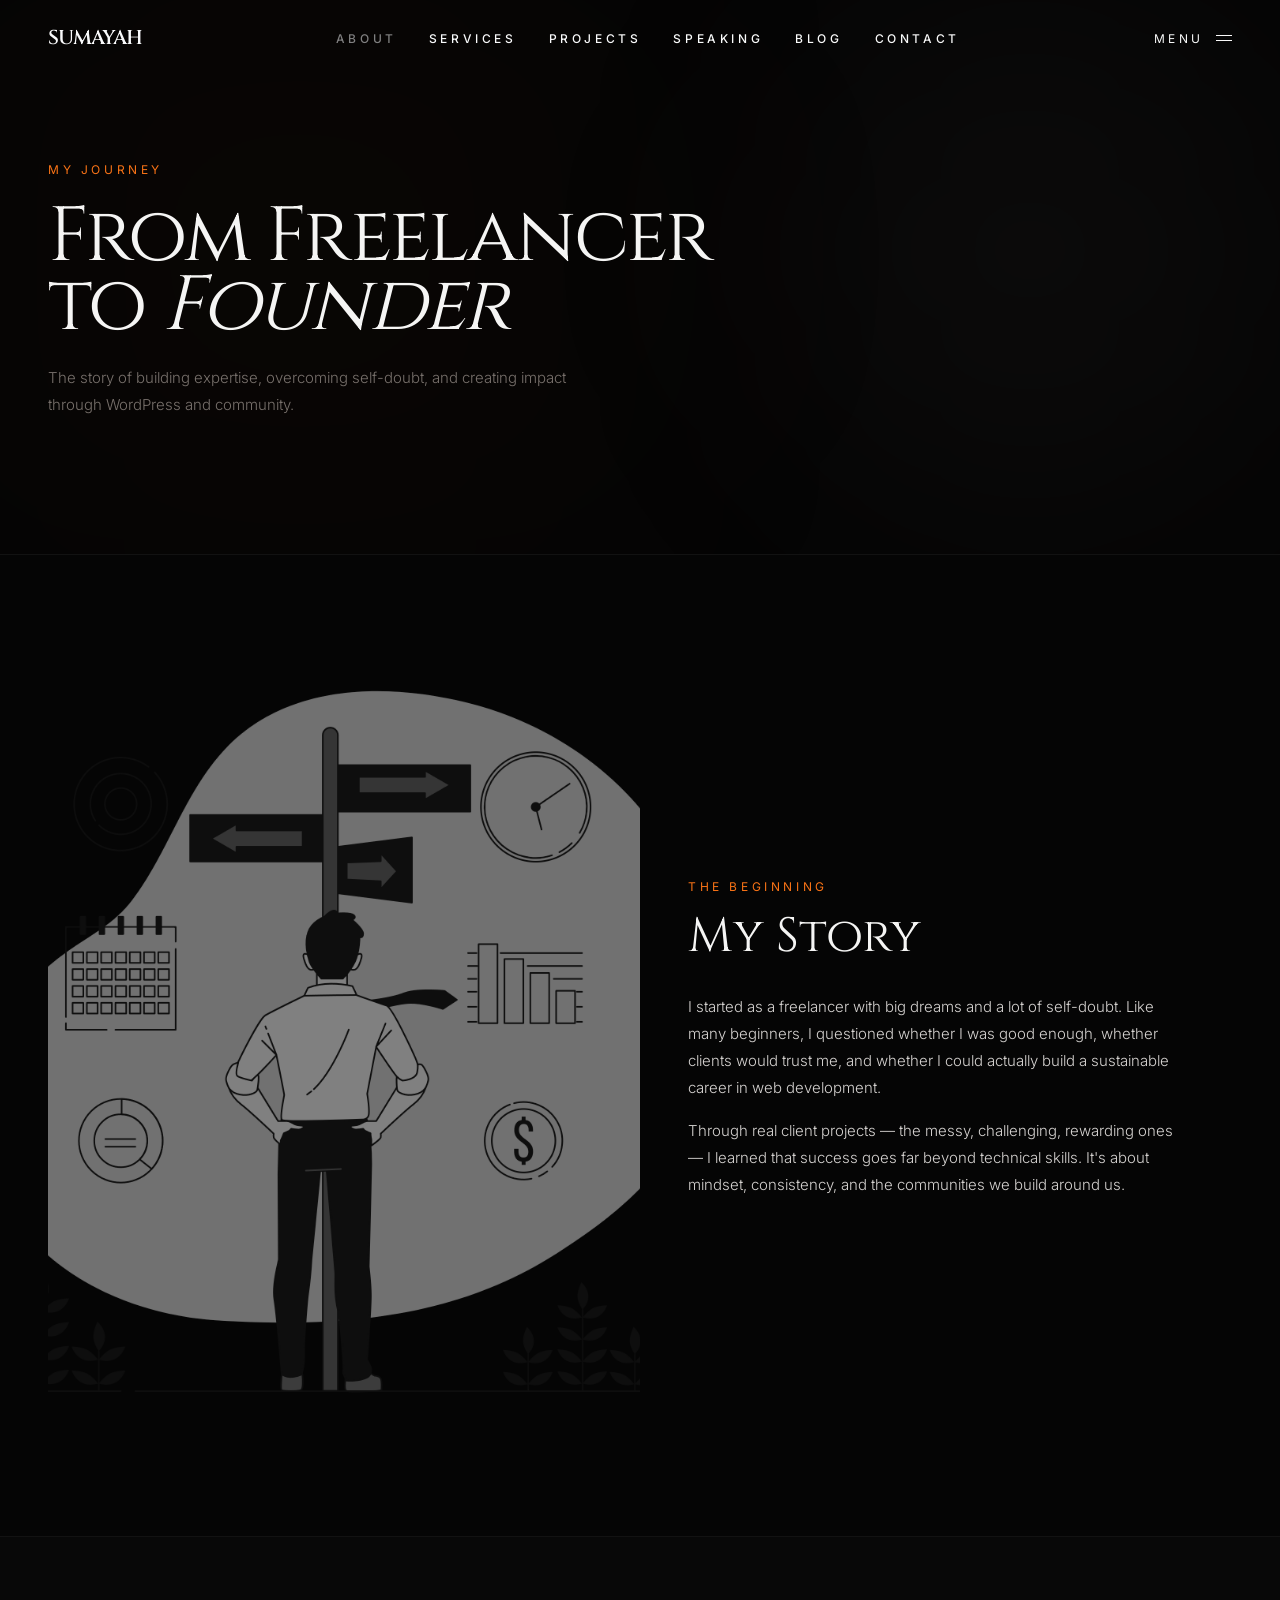
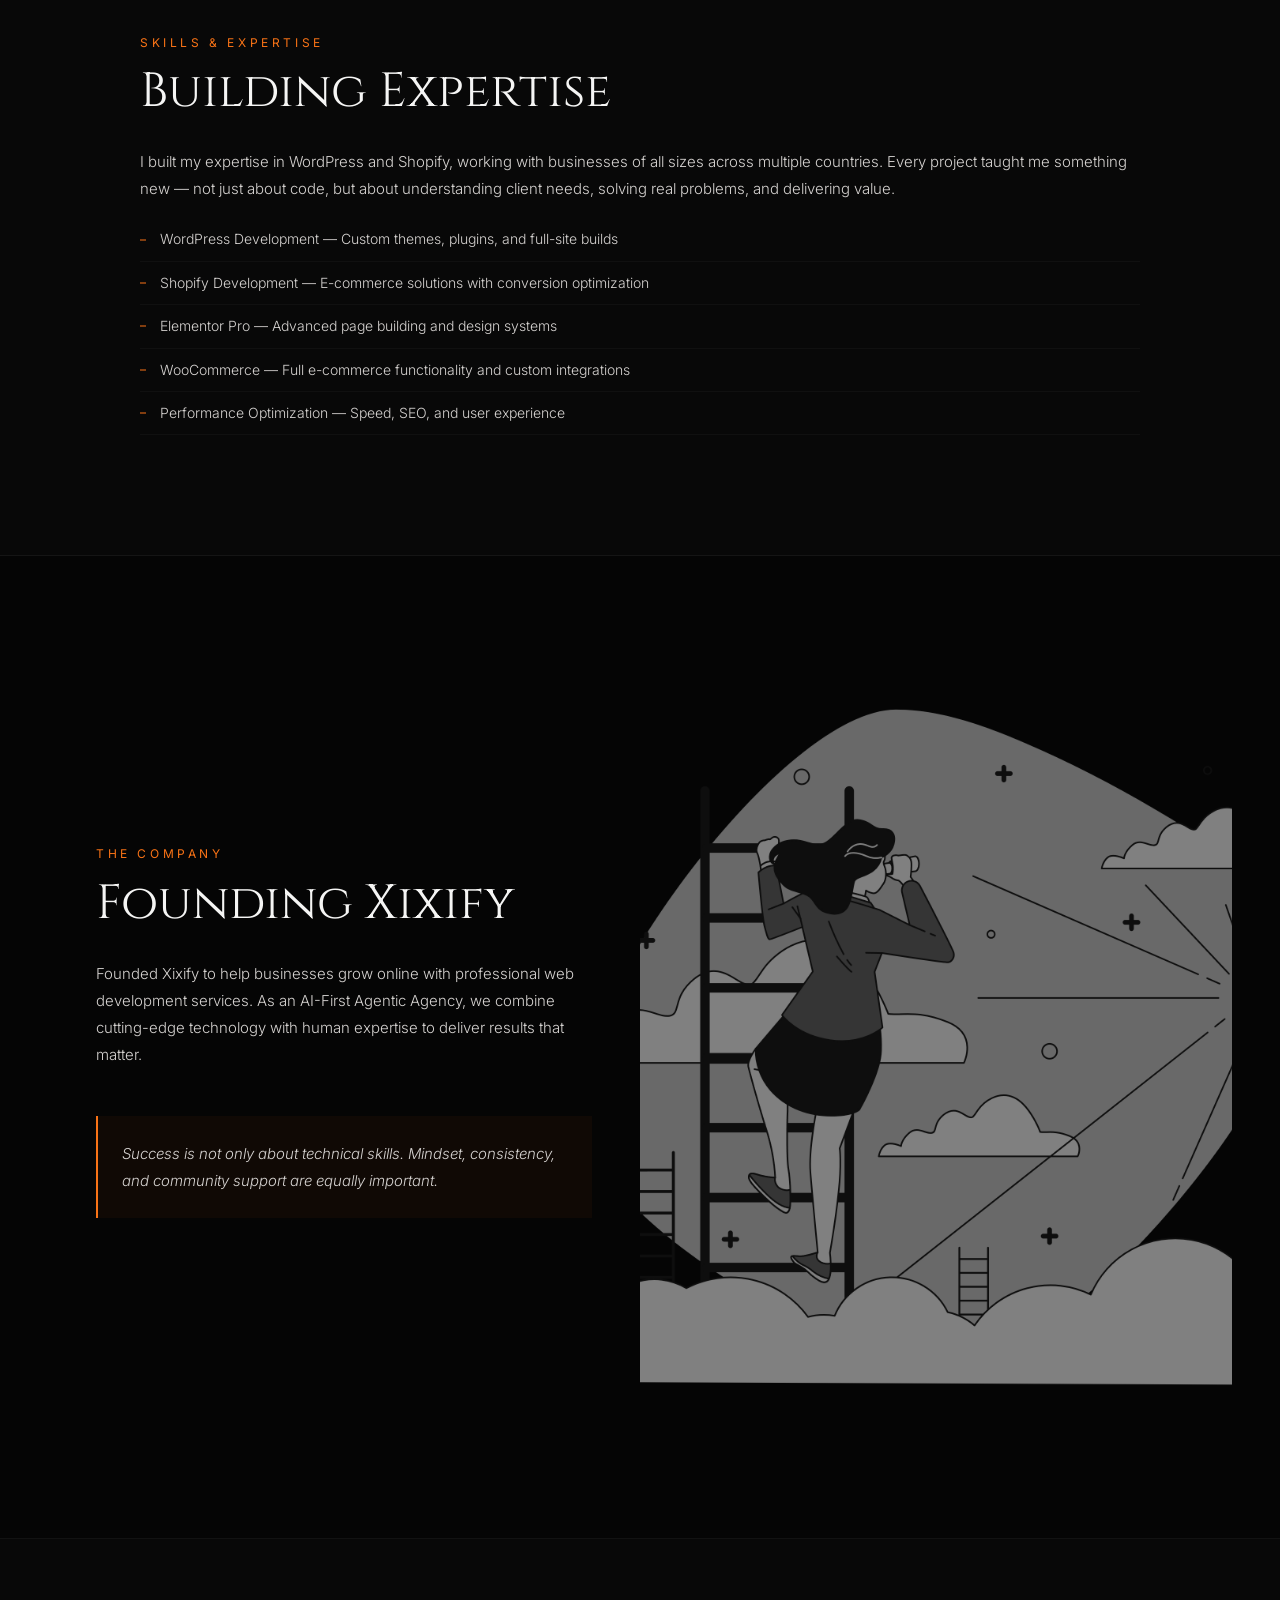
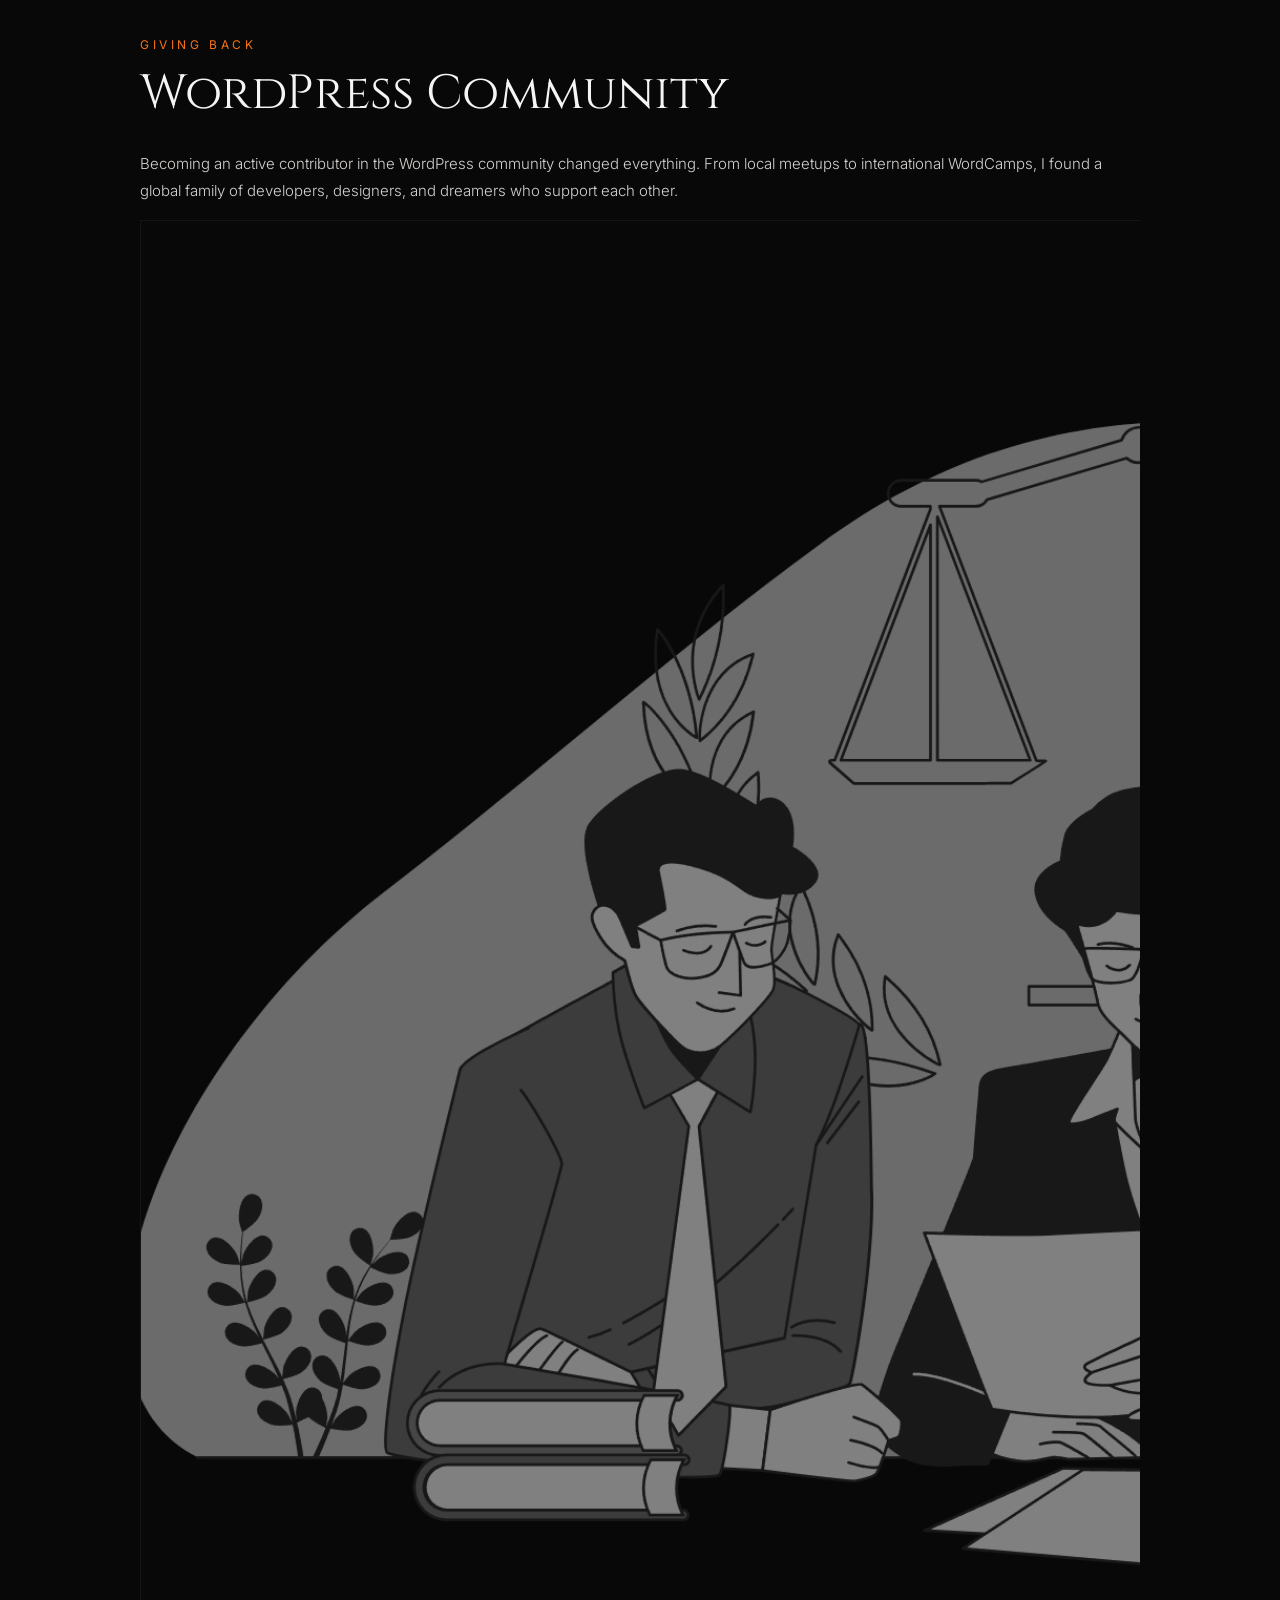
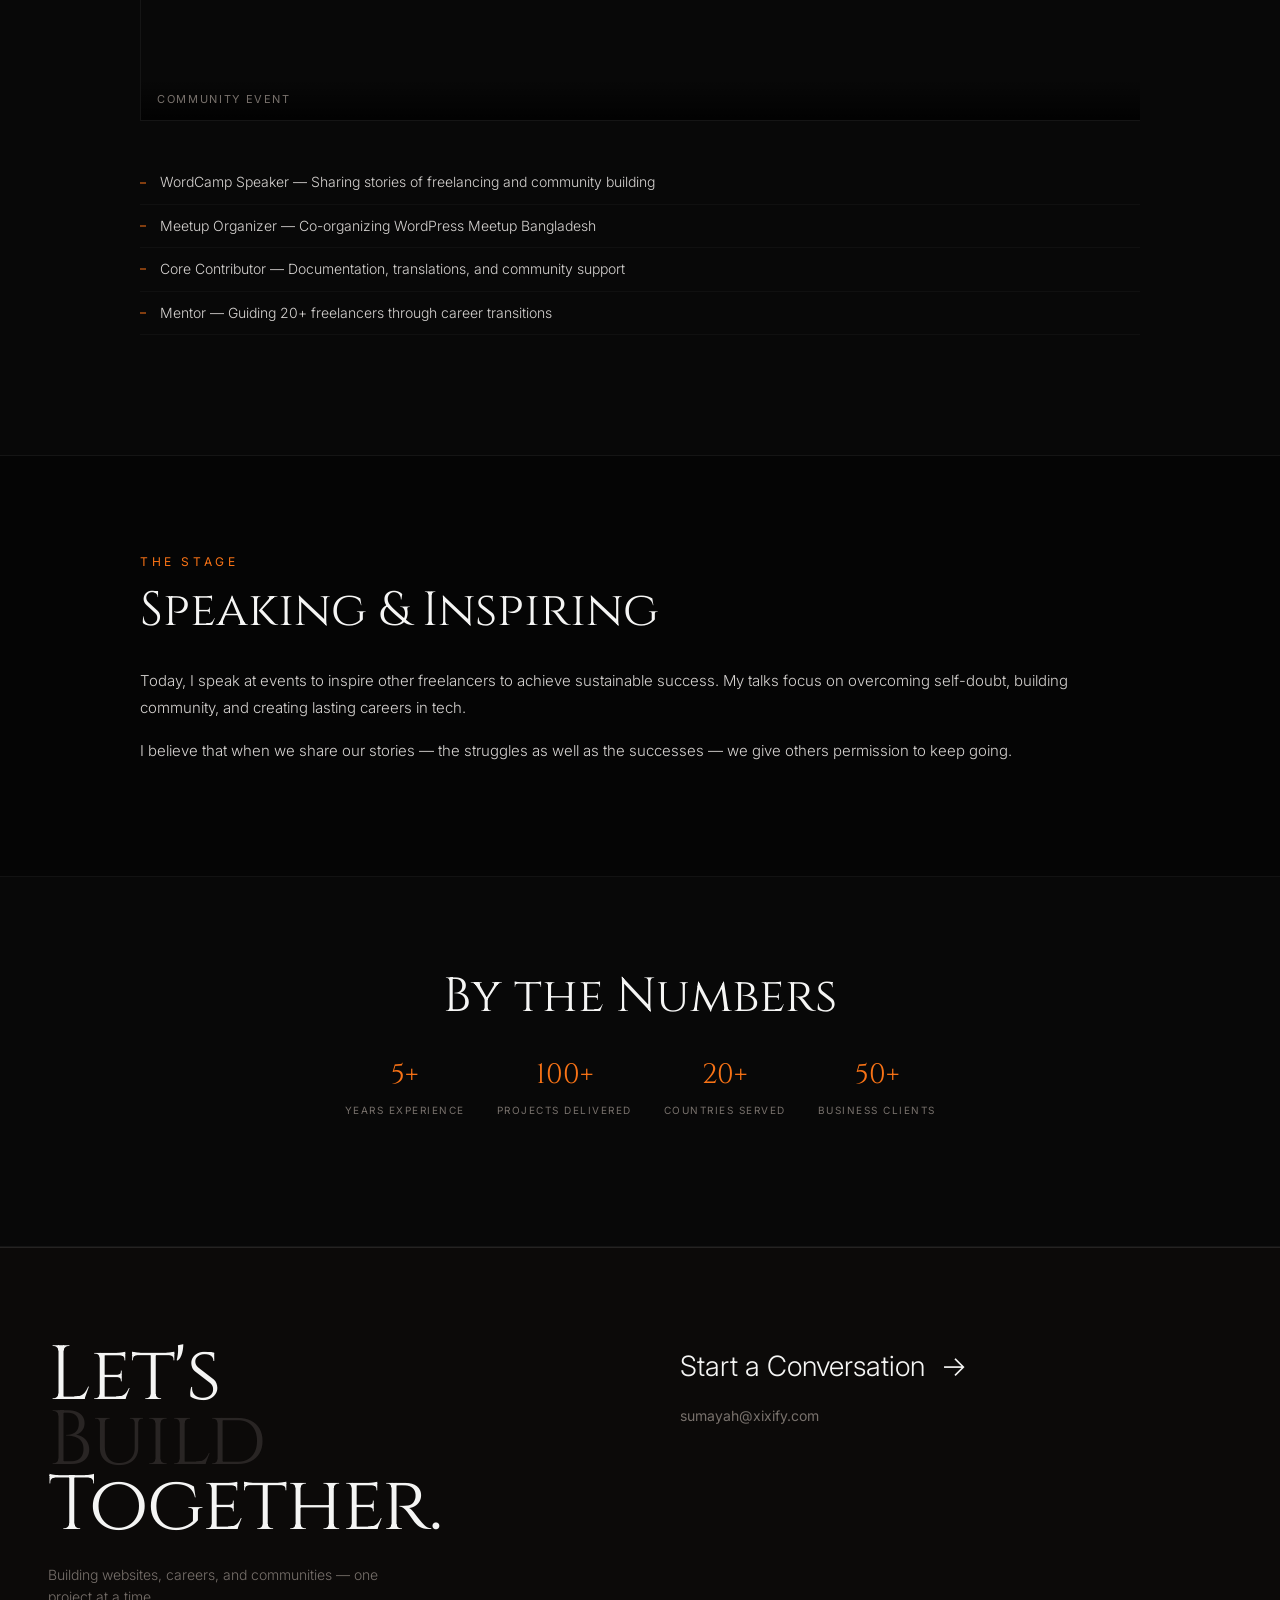
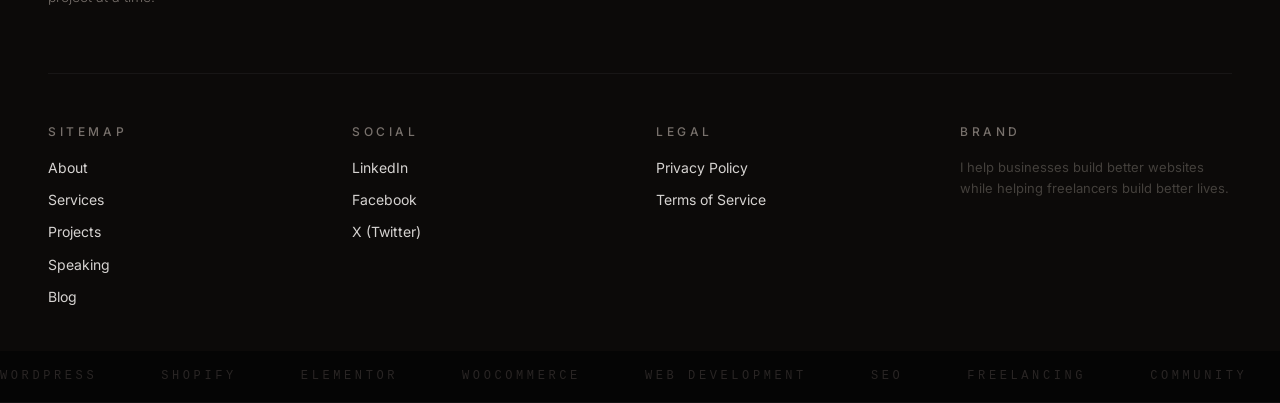
<file: about.html>
<!DOCTYPE html>
<html lang="en" class="dark">
<head>
  <meta charset="UTF-8">
  <meta name="viewport" content="width=device-width, initial-scale=1.0">
  <title>About — Sumayah Islam</title>
  <meta name="description" content="Sumayah Islam's journey from freelancer to founder of Xixify.">
  <link rel="preconnect" href="https://fonts.googleapis.com">
  <link rel="preconnect" href="https://fonts.gstatic.com" crossorigin>
  <link href="https://fonts.googleapis.com/css2?family=Cinzel:wght@400;600&family=Inter:wght@300;400;500&display=swap" rel="stylesheet">
  <link rel="stylesheet" href="css/typography.css">
  <link rel="stylesheet" href="css/animations.css">
  <link rel="stylesheet" href="css/style.css">
  <link rel="stylesheet" href="css/subpage.css">
</head>
<body>
<nav class="navbar">
  <a href="index.html" class="nav-logo">SUMAYAH</a>
  <ul class="nav-links">
    <li><a href="about.html" class="active-page">ABOUT</a></li>
    <li><a href="services.html">SERVICES</a></li>
    <li><a href="projects.html">PROJECTS</a></li>
    <li><a href="speaking.html">SPEAKING</a></li>
    <li><a href="blog.html">BLOG</a></li>
    <li><a href="contact.html">CONTACT</a></li>
  </ul>
  <button class="menu-btn" aria-label="Toggle menu">
    <span class="menu-btn-text">MENU</span>
    <span class="menu-btn-lines"><span></span><span></span></span>
  </button>
</nav>
<div class="menu-overlay">
  <a href="about.html">About</a><a href="services.html">Services</a><a href="projects.html">Projects</a>
  <a href="speaking.html">Speaking</a><a href="blog.html">Blog</a><a href="contact.html">Contact</a>
</div>
<main>

<div class="page-hero">
  <div class="hero-glow-tr"></div>
  <div class="hero-glow-bl"></div>
  <div class="section-label">My Journey</div>
  <h1>From Freelancer<br>to <span class="accent-word italic-accent">Founder</span></h1>
  <p class="hero-subtitle">The story of building expertise, overcoming self-doubt, and creating impact through WordPress and community.</p>
</div>

<!-- Story + Desk Image -->
<section class="sub-section bg-primary">
  <div class="side-image">
    <div class="side-img"><img src="images/illust-Business_decisions-bro.png" alt="Sumayah at work" loading="lazy"></div>
    <div class="side-content">
      <div class="section-label">The Beginning</div>
      <h2>My Story</h2>
      <p>I started as a freelancer with big dreams and a lot of self-doubt. Like many beginners, I questioned whether I was good enough, whether clients would trust me, and whether I could actually build a sustainable career in web development.</p>
      <p>Through real client projects — the messy, challenging, rewarding ones — I learned that success goes far beyond technical skills. It's about mindset, consistency, and the communities we build around us.</p>
    </div>
  </div>
</section>

<!-- Skills -->
<section class="sub-section bg-secondary">
  <div class="section-inner">
    <div class="section-label">Skills &amp; Expertise</div>
    <h2>Building Expertise</h2>
    <p>I built my expertise in WordPress and Shopify, working with businesses of all sizes across multiple countries. Every project taught me something new — not just about code, but about understanding client needs, solving real problems, and delivering value.</p>
    <ul>
      <li>WordPress Development — Custom themes, plugins, and full-site builds</li>
      <li>Shopify Development — E-commerce solutions with conversion optimization</li>
      <li>Elementor Pro — Advanced page building and design systems</li>
      <li>WooCommerce — Full e-commerce functionality and custom integrations</li>
      <li>Performance Optimization — Speed, SEO, and user experience</li>
    </ul>
  </div>
</section>

<!-- Xixify + Headshot -->
<section class="sub-section bg-primary">
  <div class="side-image">
    <div class="side-content">
      <div class="section-label">The Company</div>
      <h2>Founding Xixify</h2>
      <p>Founded Xixify to help businesses grow online with professional web development services. As an AI-First Agentic Agency, we combine cutting-edge technology with human expertise to deliver results that matter.</p>
      <blockquote><p>Success is not only about technical skills. Mindset, consistency, and community support are equally important.</p></blockquote>
    </div>
    <div class="side-img"><img src="images/illust-Business_vision-bro.png" alt="Sumayah Islam — Founder of Xixify" loading="lazy"></div>
  </div>
</section>

<!-- Community Photos -->
<section class="sub-section bg-secondary">
  <div class="section-inner">
    <div class="section-label">Giving Back</div>
    <h2>WordPress Community</h2>
    <p>Becoming an active contributor in the WordPress community changed everything. From local meetups to international WordCamps, I found a global family of developers, designers, and dreamers who support each other.</p>
    <div class="img-gallery">
      <div class="gallery-item"><img src="images/illust-Law_firm-bro.png" alt="Community event" loading="lazy"><div class="gallery-label">Community Event</div></div>
      <div class="gallery-item"><img src="images/illust-Law_firm-bro.png" alt="WordPress meetup" loading="lazy"><div class="gallery-label">WordPress Meetup</div></div>
      <div class="gallery-item"><img src="images/illust-Law_firm-bro.png" alt="Speaking engagement" loading="lazy"><div class="gallery-label">Speaking Engagement</div></div>
    </div>
    <ul style="margin-top:32px;">
      <li>WordCamp Speaker — Sharing stories of freelancing and community building</li>
      <li>Meetup Organizer — Co-organizing WordPress Meetup Bangladesh</li>
      <li>Core Contributor — Documentation, translations, and community support</li>
      <li>Mentor — Guiding 20+ freelancers through career transitions</li>
    </ul>
  </div>
</section>

<!-- Speaking -->
<section class="sub-section bg-primary">
  <div class="section-inner">
    <div class="section-label">The Stage</div>
    <h2>Speaking &amp; Inspiring</h2>
    <p>Today, I speak at events to inspire other freelancers to achieve sustainable success. My talks focus on overcoming self-doubt, building community, and creating lasting careers in tech.</p>
    <p>I believe that when we share our stories — the struggles as well as the successes — we give others permission to keep going.</p>
  </div>
</section>

<!-- Stats -->
<section class="sub-section bg-secondary">
  <div class="section-inner" style="text-align:center;">
    <h2>By the Numbers</h2>
    <div class="stats-row" style="justify-content:center;">
      <div class="stat-mini"><div class="num">5+</div><div class="lbl">Years Experience</div></div>
      <div class="stat-mini"><div class="num">100+</div><div class="lbl">Projects Delivered</div></div>
      <div class="stat-mini"><div class="num">20+</div><div class="lbl">Countries Served</div></div>
      <div class="stat-mini"><div class="num">50+</div><div class="lbl">Business Clients</div></div>
    </div>
  </div>
</section>

</main>
<footer class="footer">
  <div class="footer-top">
    <div class="footer-brand">
      <h2>Let's<br><span class="ghost-word">Build</span><br>Together.</h2>
      <p>Building websites, careers, and communities — one project at a time.</p>
    </div>
    <div class="footer-cta">
      <a href="contact.html"><span>Start a Conversation</span><span class="arrow">&rarr;</span></a>
      <span class="email">sumayah@xixify.com</span>
    </div>
  </div>
  <div class="footer-bottom">
    <div class="footer-col">
      <div class="footer-col-title">Sitemap</div>
      <a href="about.html">About</a><a href="services.html">Services</a><a href="projects.html">Projects</a><a href="speaking.html">Speaking</a><a href="blog.html">Blog</a>
    </div>
    <div class="footer-col">
      <div class="footer-col-title">Social</div>
      <a href="https://linkedin.com/in/sumayahislam" target="_blank">LinkedIn</a>
      <a href="https://facebook.com/sumayahislam" target="_blank">Facebook</a>
      <a href="https://twitter.com/sumayahislam" target="_blank">X (Twitter)</a>
    </div>
    <div class="footer-col">
      <div class="footer-col-title">Legal</div>
      <a href="#">Privacy Policy</a><a href="#">Terms of Service</a>
    </div>
    <div class="footer-col">
      <div class="footer-col-title">Brand</div>
      <p class="footer-copyright" style="text-transform:none;letter-spacing:0;font-size:13px;line-height:1.6;">I help businesses build better websites while helping freelancers build better lives.</p>
    </div>
  </div>
</footer>
<div class="marquee-section">
  <div class="marquee-track">
    <span>WORDPRESS</span><span>SHOPIFY</span><span>ELEMENTOR</span><span>WOOCOMMERCE</span><span>WEB DEVELOPMENT</span><span>SEO</span><span>FREELANCING</span><span>COMMUNITY</span>
    <span>WORDPRESS</span><span>SHOPIFY</span><span>ELEMENTOR</span><span>WOOCOMMERCE</span><span>WEB DEVELOPMENT</span><span>SEO</span><span>FREELANCING</span><span>COMMUNITY</span>
  </div>
</div>
<script src="js/main.js"></script>
</body>
</html>
</file>
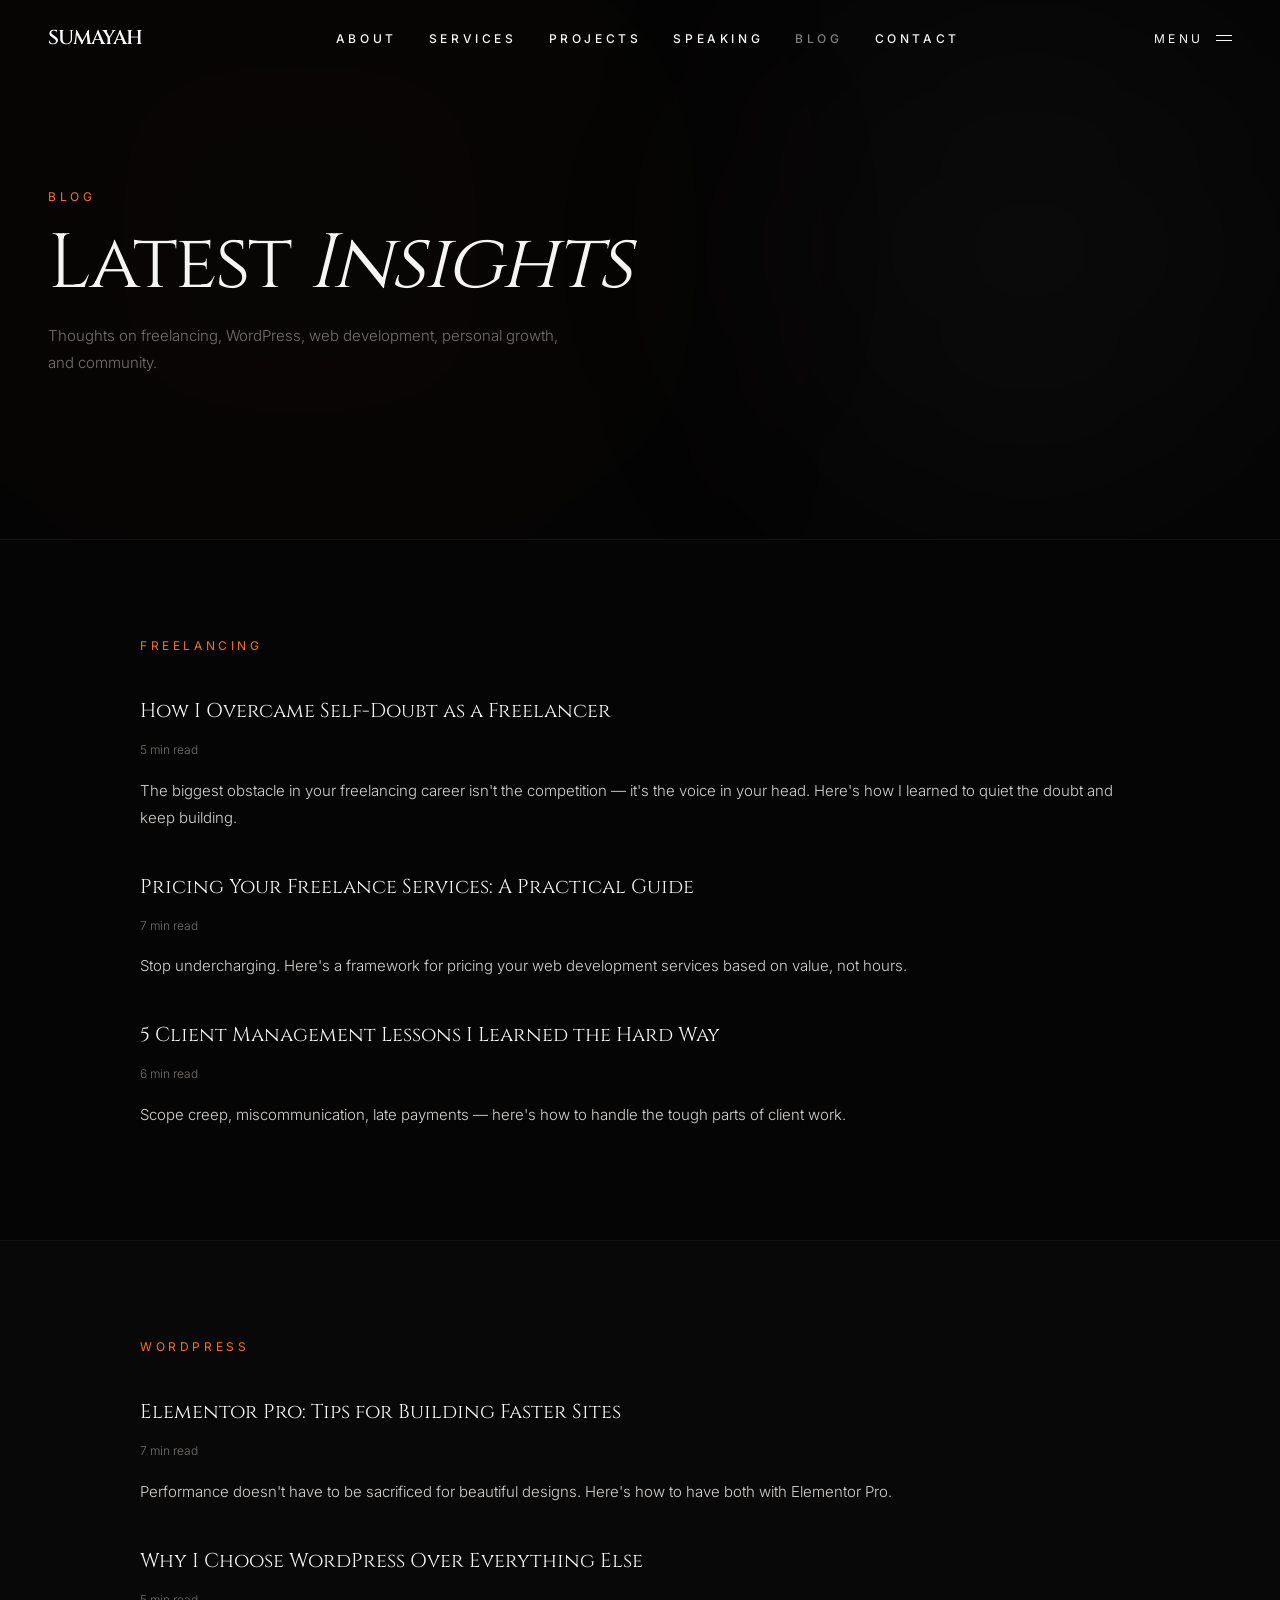
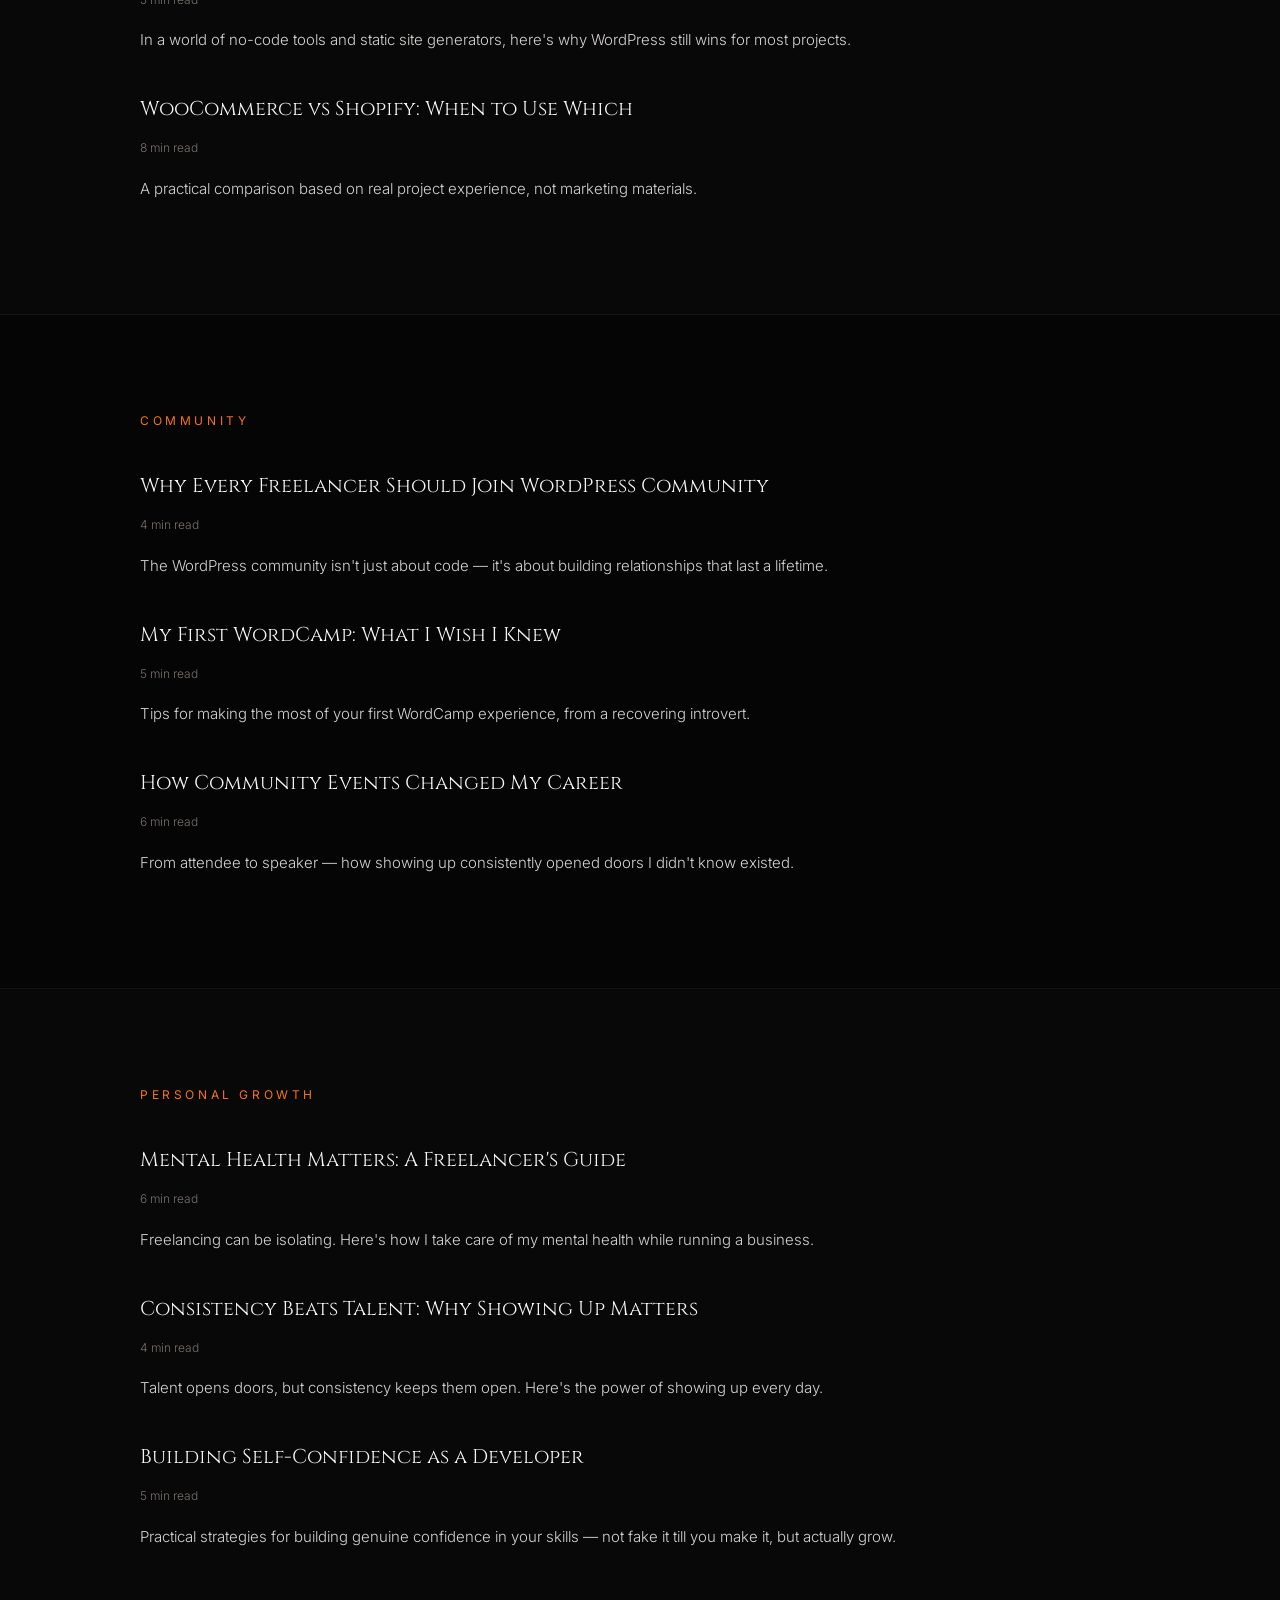
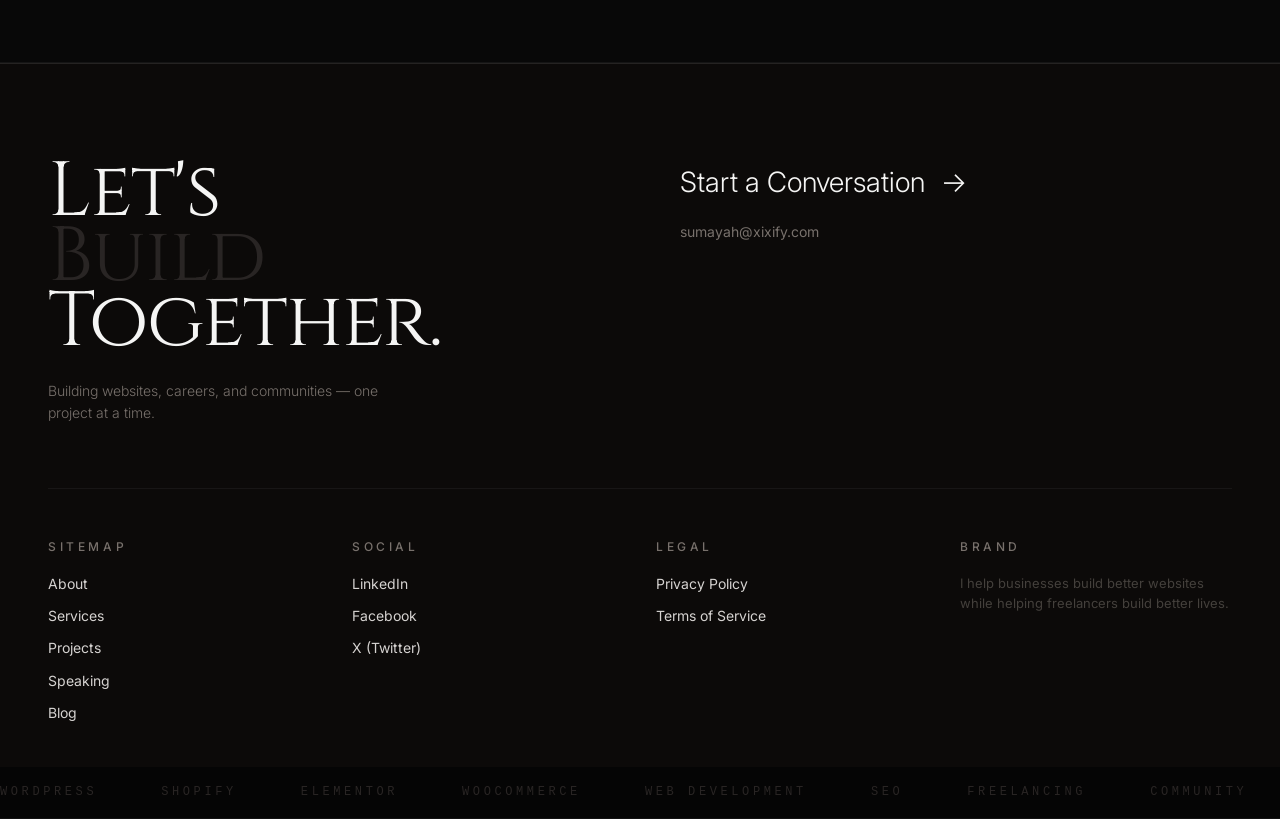
<file: blog.html>
<!DOCTYPE html>
<html lang="en" class="dark">
<head>
  <meta charset="UTF-8">
  <meta name="viewport" content="width=device-width, initial-scale=1.0">
  <title>Blog — Sumayah Islam</title>
  <meta name="description" content="Articles on freelancing, WordPress, web development, and community by Sumayah Islam.">
  <link rel="preconnect" href="https://fonts.googleapis.com">
  <link rel="preconnect" href="https://fonts.gstatic.com" crossorigin>
  <link href="https://fonts.googleapis.com/css2?family=Cinzel:wght@400;600&family=Inter:wght@300;400;500&display=swap" rel="stylesheet">
  <link rel="stylesheet" href="css/typography.css">
  <link rel="stylesheet" href="css/animations.css">
  <link rel="stylesheet" href="css/style.css">
  <link rel="stylesheet" href="css/subpage.css">
</head>
<body>
<nav class="navbar">
  <a href="index.html" class="nav-logo">SUMAYAH</a>
  <ul class="nav-links">
    <li><a href="about.html">ABOUT</a></li>
    <li><a href="services.html">SERVICES</a></li>
    <li><a href="projects.html">PROJECTS</a></li>
    <li><a href="speaking.html">SPEAKING</a></li>
    <li><a href="blog.html" class="active-page">BLOG</a></li>
    <li><a href="contact.html">CONTACT</a></li>
  </ul>
  <button class="menu-btn" aria-label="Toggle menu">
    <span class="menu-btn-text">MENU</span>
    <span class="menu-btn-lines"><span></span><span></span></span>
  </button>
</nav>
<div class="menu-overlay">
  <a href="about.html">About</a><a href="services.html">Services</a><a href="projects.html">Projects</a>
  <a href="speaking.html">Speaking</a><a href="blog.html">Blog</a><a href="contact.html">Contact</a>
</div>
<main>

<div class="page-hero">
  <div class="hero-glow-tr"></div>
  <div class="hero-glow-bl"></div>
  <div class="section-label">Blog</div>
  <h1>Latest <span class="accent-word italic-accent">Insights</span></h1>
  <p class="hero-subtitle">Thoughts on freelancing, WordPress, web development, personal growth, and community.</p>
</div>

<section class="sub-section bg-primary">
  <div class="section-inner">
    <div class='section-label'>Freelancing</div>
    
    <h3>How I Overcame Self-Doubt as a Freelancer</h3><p style="color:#78716c;font-size:12px;">5 min read</p><p>The biggest obstacle in your freelancing career isn't the competition — it's the voice in your head. Here's how I learned to quiet the doubt and keep building.</p>
    <h3>Pricing Your Freelance Services: A Practical Guide</h3><p style="color:#78716c;font-size:12px;">7 min read</p><p>Stop undercharging. Here's a framework for pricing your web development services based on value, not hours.</p>
    <h3>5 Client Management Lessons I Learned the Hard Way</h3><p style="color:#78716c;font-size:12px;">6 min read</p><p>Scope creep, miscommunication, late payments — here's how to handle the tough parts of client work.</p>
  </div>
</section>

<section class="sub-section bg-secondary">
  <div class="section-inner">
    <div class='section-label'>WordPress</div>
    
    <h3>Elementor Pro: Tips for Building Faster Sites</h3><p style="color:#78716c;font-size:12px;">7 min read</p><p>Performance doesn't have to be sacrificed for beautiful designs. Here's how to have both with Elementor Pro.</p>
    <h3>Why I Choose WordPress Over Everything Else</h3><p style="color:#78716c;font-size:12px;">5 min read</p><p>In a world of no-code tools and static site generators, here's why WordPress still wins for most projects.</p>
    <h3>WooCommerce vs Shopify: When to Use Which</h3><p style="color:#78716c;font-size:12px;">8 min read</p><p>A practical comparison based on real project experience, not marketing materials.</p>
  </div>
</section>

<section class="sub-section bg-primary">
  <div class="section-inner">
    <div class='section-label'>Community</div>
    
    <h3>Why Every Freelancer Should Join WordPress Community</h3><p style="color:#78716c;font-size:12px;">4 min read</p><p>The WordPress community isn't just about code — it's about building relationships that last a lifetime.</p>
    <h3>My First WordCamp: What I Wish I Knew</h3><p style="color:#78716c;font-size:12px;">5 min read</p><p>Tips for making the most of your first WordCamp experience, from a recovering introvert.</p>
    <h3>How Community Events Changed My Career</h3><p style="color:#78716c;font-size:12px;">6 min read</p><p>From attendee to speaker — how showing up consistently opened doors I didn't know existed.</p>
  </div>
</section>

<section class="sub-section bg-secondary">
  <div class="section-inner">
    <div class='section-label'>Personal Growth</div>
    
    <h3>Mental Health Matters: A Freelancer's Guide</h3><p style="color:#78716c;font-size:12px;">6 min read</p><p>Freelancing can be isolating. Here's how I take care of my mental health while running a business.</p>
    <h3>Consistency Beats Talent: Why Showing Up Matters</h3><p style="color:#78716c;font-size:12px;">4 min read</p><p>Talent opens doors, but consistency keeps them open. Here's the power of showing up every day.</p>
    <h3>Building Self-Confidence as a Developer</h3><p style="color:#78716c;font-size:12px;">5 min read</p><p>Practical strategies for building genuine confidence in your skills — not fake it till you make it, but actually grow.</p>
  </div>
</section>

</main>
<footer class="footer">
  <div class="footer-top">
    <div class="footer-brand">
      <h2>Let's<br><span class="ghost-word">Build</span><br>Together.</h2>
      <p>Building websites, careers, and communities — one project at a time.</p>
    </div>
    <div class="footer-cta">
      <a href="contact.html"><span>Start a Conversation</span><span class="arrow">&rarr;</span></a>
      <span class="email">sumayah@xixify.com</span>
    </div>
  </div>
  <div class="footer-bottom">
    <div class="footer-col">
      <div class="footer-col-title">Sitemap</div>
      <a href="about.html">About</a><a href="services.html">Services</a><a href="projects.html">Projects</a><a href="speaking.html">Speaking</a><a href="blog.html">Blog</a>
    </div>
    <div class="footer-col">
      <div class="footer-col-title">Social</div>
      <a href="https://linkedin.com/in/sumayahislam" target="_blank">LinkedIn</a>
      <a href="https://facebook.com/sumayahislam" target="_blank">Facebook</a>
      <a href="https://twitter.com/sumayahislam" target="_blank">X (Twitter)</a>
    </div>
    <div class="footer-col">
      <div class="footer-col-title">Legal</div>
      <a href="#">Privacy Policy</a><a href="#">Terms of Service</a>
    </div>
    <div class="footer-col">
      <div class="footer-col-title">Brand</div>
      <p class="footer-copyright" style="text-transform:none;letter-spacing:0;font-size:13px;line-height:1.6;">I help businesses build better websites while helping freelancers build better lives.</p>
    </div>
  </div>
</footer>
<div class="marquee-section">
  <div class="marquee-track">
    <span>WORDPRESS</span><span>SHOPIFY</span><span>ELEMENTOR</span><span>WOOCOMMERCE</span><span>WEB DEVELOPMENT</span><span>SEO</span><span>FREELANCING</span><span>COMMUNITY</span>
    <span>WORDPRESS</span><span>SHOPIFY</span><span>ELEMENTOR</span><span>WOOCOMMERCE</span><span>WEB DEVELOPMENT</span><span>SEO</span><span>FREELANCING</span><span>COMMUNITY</span>
  </div>
</div>
<script src="js/main.js"></script>
</body>
</html>
</file>
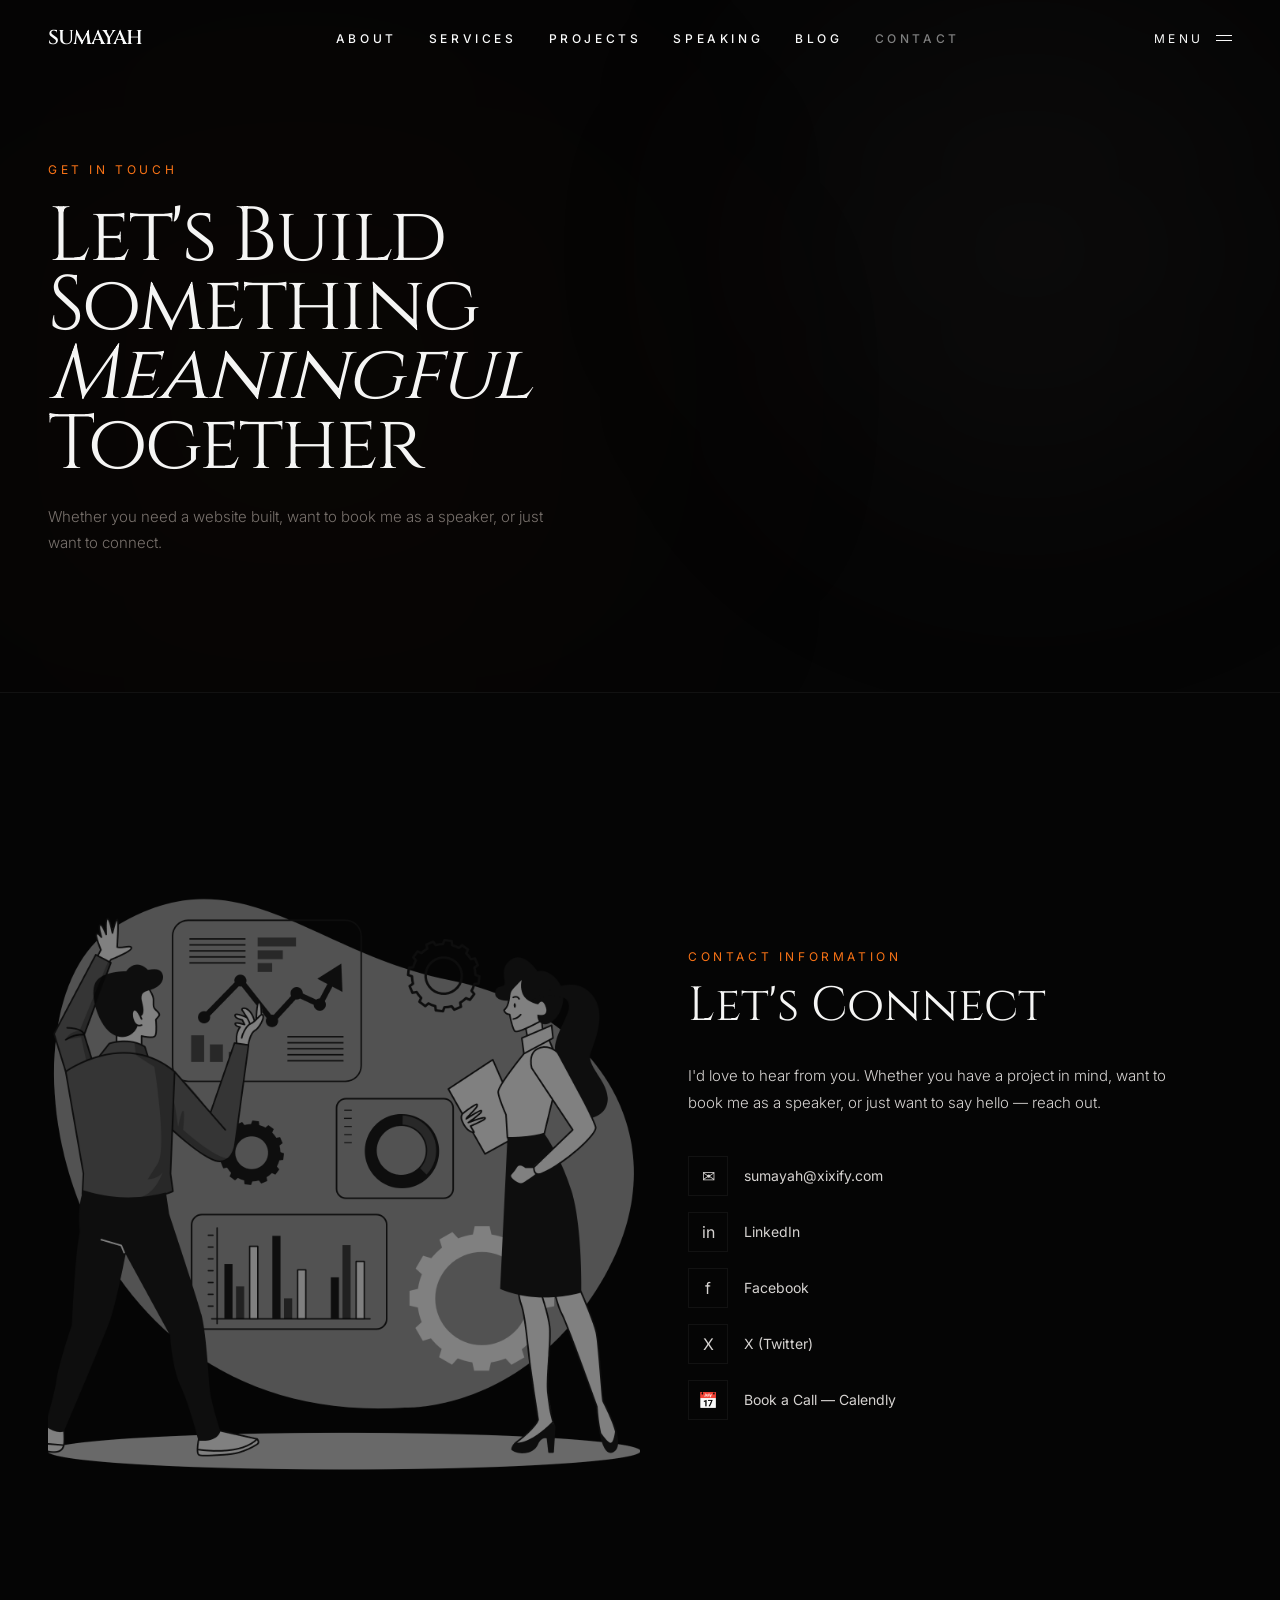
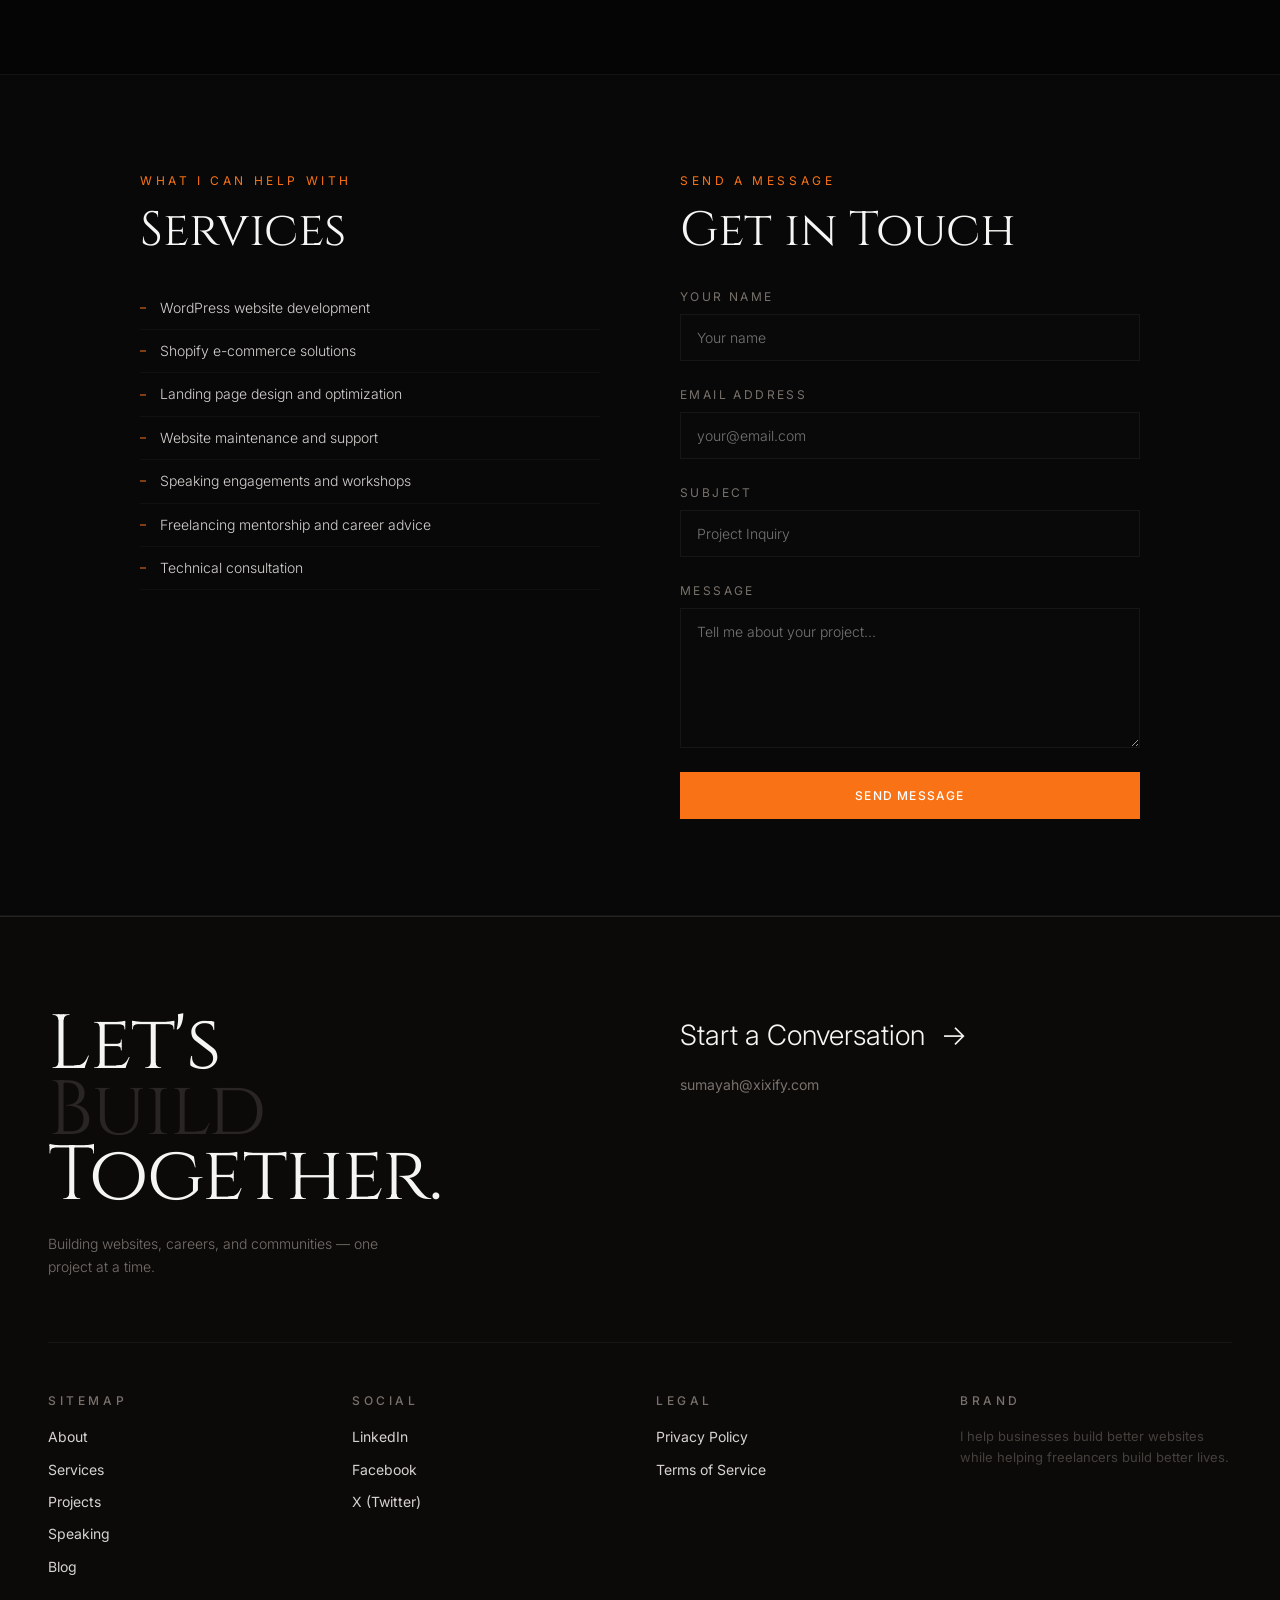
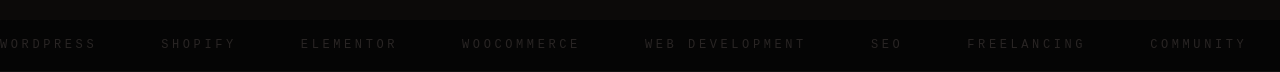
<file: contact.html>
<!DOCTYPE html>
<html lang="en" class="dark">
<head>
  <meta charset="UTF-8">
  <meta name="viewport" content="width=device-width, initial-scale=1.0">
  <title>Contact — Sumayah Islam</title>
  <meta name="description" content="Get in touch with Sumayah Islam for projects, speaking, or collaboration.">
  <link rel="preconnect" href="https://fonts.googleapis.com">
  <link rel="preconnect" href="https://fonts.gstatic.com" crossorigin>
  <link href="https://fonts.googleapis.com/css2?family=Cinzel:wght@400;600&family=Inter:wght@300;400;500&display=swap" rel="stylesheet">
  <link rel="stylesheet" href="css/typography.css">
  <link rel="stylesheet" href="css/animations.css">
  <link rel="stylesheet" href="css/style.css">
  <link rel="stylesheet" href="css/subpage.css">
</head>
<body>
<nav class="navbar">
  <a href="index.html" class="nav-logo">SUMAYAH</a>
  <ul class="nav-links">
    <li><a href="about.html">ABOUT</a></li>
    <li><a href="services.html">SERVICES</a></li>
    <li><a href="projects.html">PROJECTS</a></li>
    <li><a href="speaking.html">SPEAKING</a></li>
    <li><a href="blog.html">BLOG</a></li>
    <li><a href="contact.html" class="active-page">CONTACT</a></li>
  </ul>
  <button class="menu-btn" aria-label="Toggle menu">
    <span class="menu-btn-text">MENU</span>
    <span class="menu-btn-lines"><span></span><span></span></span>
  </button>
</nav>
<div class="menu-overlay">
  <a href="about.html">About</a><a href="services.html">Services</a><a href="projects.html">Projects</a>
  <a href="speaking.html">Speaking</a><a href="blog.html">Blog</a><a href="contact.html">Contact</a>
</div>
<main>

<div class="page-hero">
  <div class="hero-glow-tr"></div>
  <div class="hero-glow-bl"></div>
  <div class="section-label">Get In Touch</div>
  <h1>Let's Build Something<br><span class="accent-word italic-accent">Meaningful</span> Together</h1>
  <p class="hero-subtitle">Whether you need a website built, want to book me as a speaker, or just want to connect.</p>
</div>

<section class="sub-section bg-primary">
  <div class="side-image">
    <div class="side-img"><img src="images/illust-Business_Plan-bro.png" alt="Sumayah Islam" loading="lazy"></div>
    <div class="side-content">
      <div class="section-label">Contact Information</div>
      <h2>Let's Connect</h2>
      <p>I'd love to hear from you. Whether you have a project in mind, want to book me as a speaker, or just want to say hello — reach out.</p>
      <div class="contact-links" style="margin-top:24px;">
        <a href="mailto:sumayah@xixify.com" class="contact-link"><span class="contact-link-icon">&#9993;</span><span>sumayah@xixify.com</span></a>
        <a href="https://linkedin.com/in/sumayahislam" class="contact-link" target="_blank"><span class="contact-link-icon">in</span><span>LinkedIn</span></a>
        <a href="https://facebook.com/sumayahislam" class="contact-link" target="_blank"><span class="contact-link-icon">f</span><span>Facebook</span></a>
        <a href="https://twitter.com/sumayahislam" class="contact-link" target="_blank"><span class="contact-link-icon">X</span><span>X (Twitter)</span></a>
        <a href="https://calendly.com/sumayahislam" class="contact-link" target="_blank"><span class="contact-link-icon">&#128197;</span><span>Book a Call — Calendly</span></a>
      </div>
    </div>
  </div>
</section>

<section class="sub-section bg-secondary">
  <div class="section-inner">
    <div class="two-col">
      <div>
        <div class="section-label">What I Can Help With</div>
        <h2>Services</h2>
        <ul>
          <li>WordPress website development</li><li>Shopify e-commerce solutions</li>
          <li>Landing page design and optimization</li><li>Website maintenance and support</li>
          <li>Speaking engagements and workshops</li><li>Freelancing mentorship and career advice</li>
          <li>Technical consultation</li>
        </ul>
      </div>
      <div>
        <div class="section-label">Send a Message</div>
        <h2>Get in Touch</h2>
        <form class="contact-form" onsubmit="event.preventDefault();alert('Thank you! Your message has been sent.');">
          <div class="form-group"><label>Your Name</label><input type="text" required placeholder="Your name"></div>
          <div class="form-group"><label>Email Address</label><input type="email" required placeholder="your@email.com"></div>
          <div class="form-group"><label>Subject</label><input type="text" placeholder="Project Inquiry"></div>
          <div class="form-group"><label>Message</label><textarea placeholder="Tell me about your project..."></textarea></div>
          <button type="submit" class="btn-primary" style="width:100%;justify-content:center;">Send Message</button>
        </form>
      </div>
    </div>
  </div>
</section>

</main>
<footer class="footer">
  <div class="footer-top">
    <div class="footer-brand">
      <h2>Let's<br><span class="ghost-word">Build</span><br>Together.</h2>
      <p>Building websites, careers, and communities — one project at a time.</p>
    </div>
    <div class="footer-cta">
      <a href="contact.html"><span>Start a Conversation</span><span class="arrow">&rarr;</span></a>
      <span class="email">sumayah@xixify.com</span>
    </div>
  </div>
  <div class="footer-bottom">
    <div class="footer-col">
      <div class="footer-col-title">Sitemap</div>
      <a href="about.html">About</a><a href="services.html">Services</a><a href="projects.html">Projects</a><a href="speaking.html">Speaking</a><a href="blog.html">Blog</a>
    </div>
    <div class="footer-col">
      <div class="footer-col-title">Social</div>
      <a href="https://linkedin.com/in/sumayahislam" target="_blank">LinkedIn</a>
      <a href="https://facebook.com/sumayahislam" target="_blank">Facebook</a>
      <a href="https://twitter.com/sumayahislam" target="_blank">X (Twitter)</a>
    </div>
    <div class="footer-col">
      <div class="footer-col-title">Legal</div>
      <a href="#">Privacy Policy</a><a href="#">Terms of Service</a>
    </div>
    <div class="footer-col">
      <div class="footer-col-title">Brand</div>
      <p class="footer-copyright" style="text-transform:none;letter-spacing:0;font-size:13px;line-height:1.6;">I help businesses build better websites while helping freelancers build better lives.</p>
    </div>
  </div>
</footer>
<div class="marquee-section">
  <div class="marquee-track">
    <span>WORDPRESS</span><span>SHOPIFY</span><span>ELEMENTOR</span><span>WOOCOMMERCE</span><span>WEB DEVELOPMENT</span><span>SEO</span><span>FREELANCING</span><span>COMMUNITY</span>
    <span>WORDPRESS</span><span>SHOPIFY</span><span>ELEMENTOR</span><span>WOOCOMMERCE</span><span>WEB DEVELOPMENT</span><span>SEO</span><span>FREELANCING</span><span>COMMUNITY</span>
  </div>
</div>
<script src="js/main.js"></script>
</body>
</html>
</file>
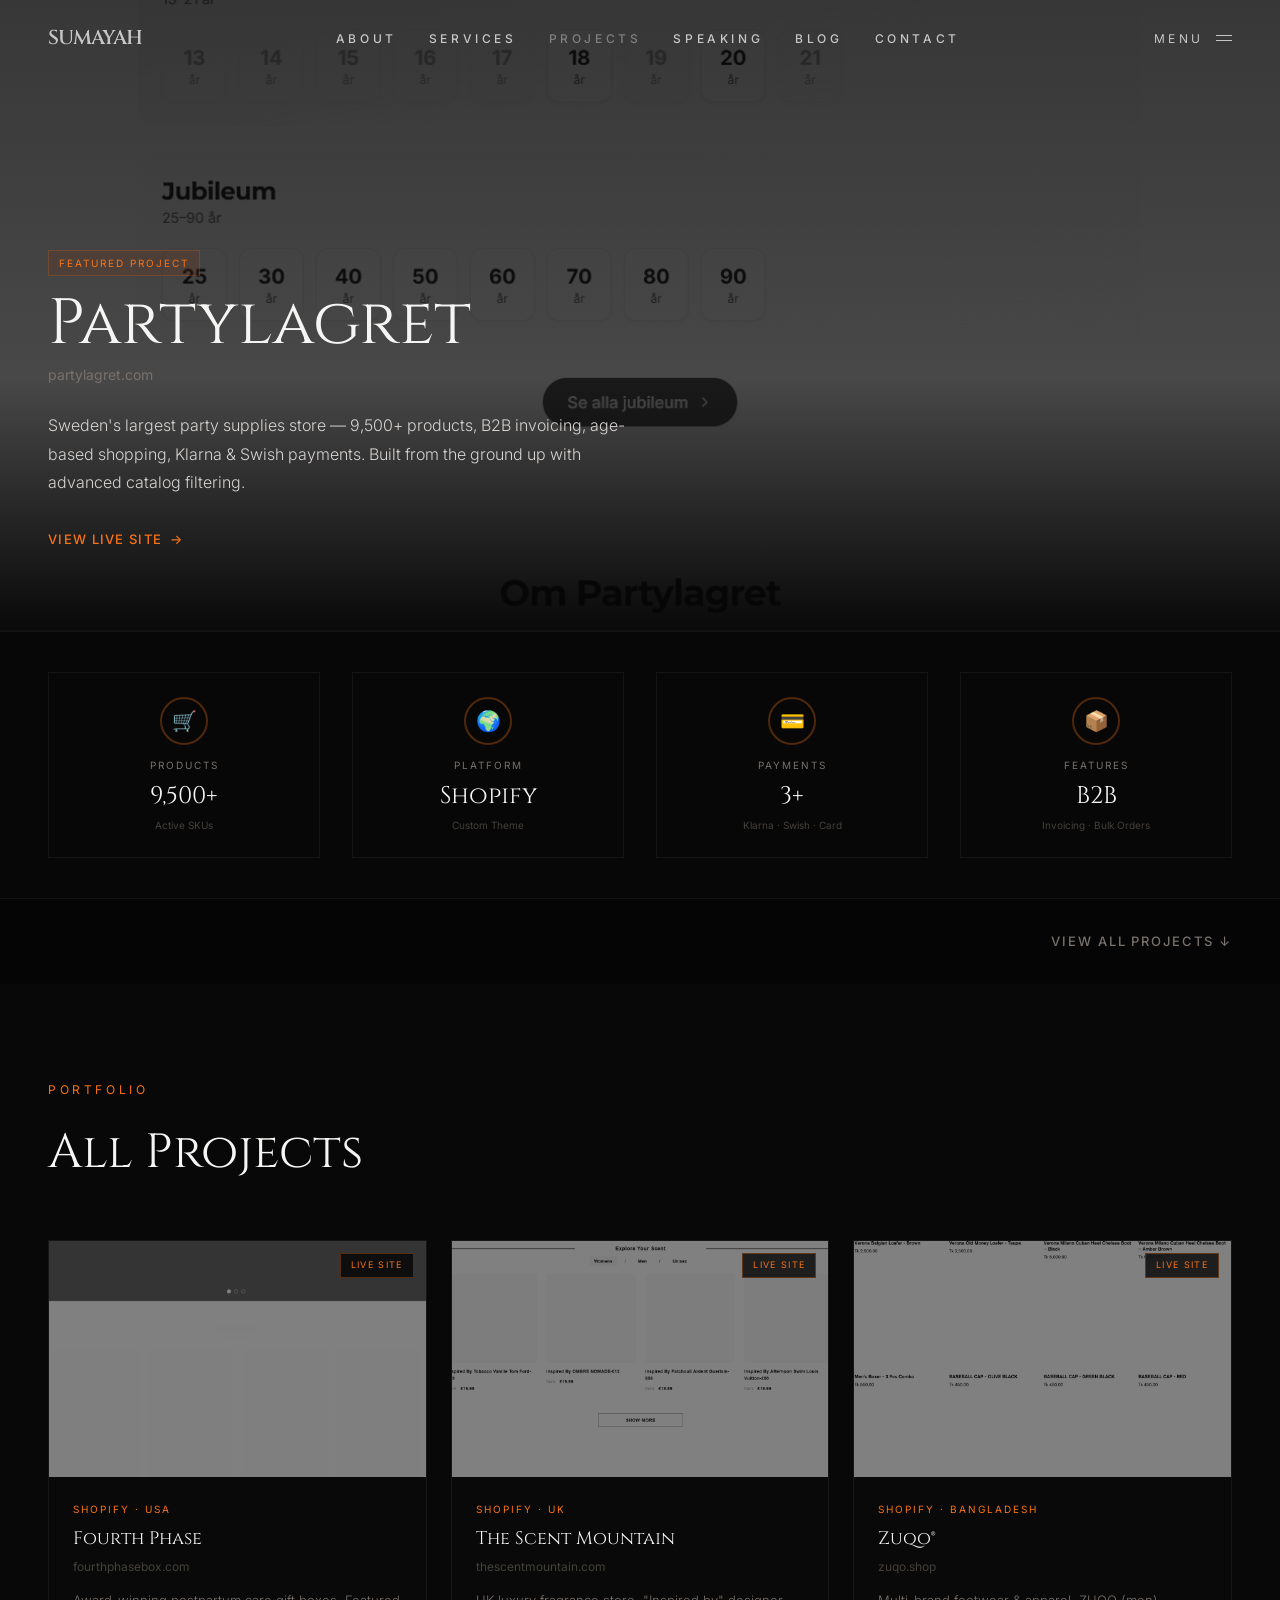
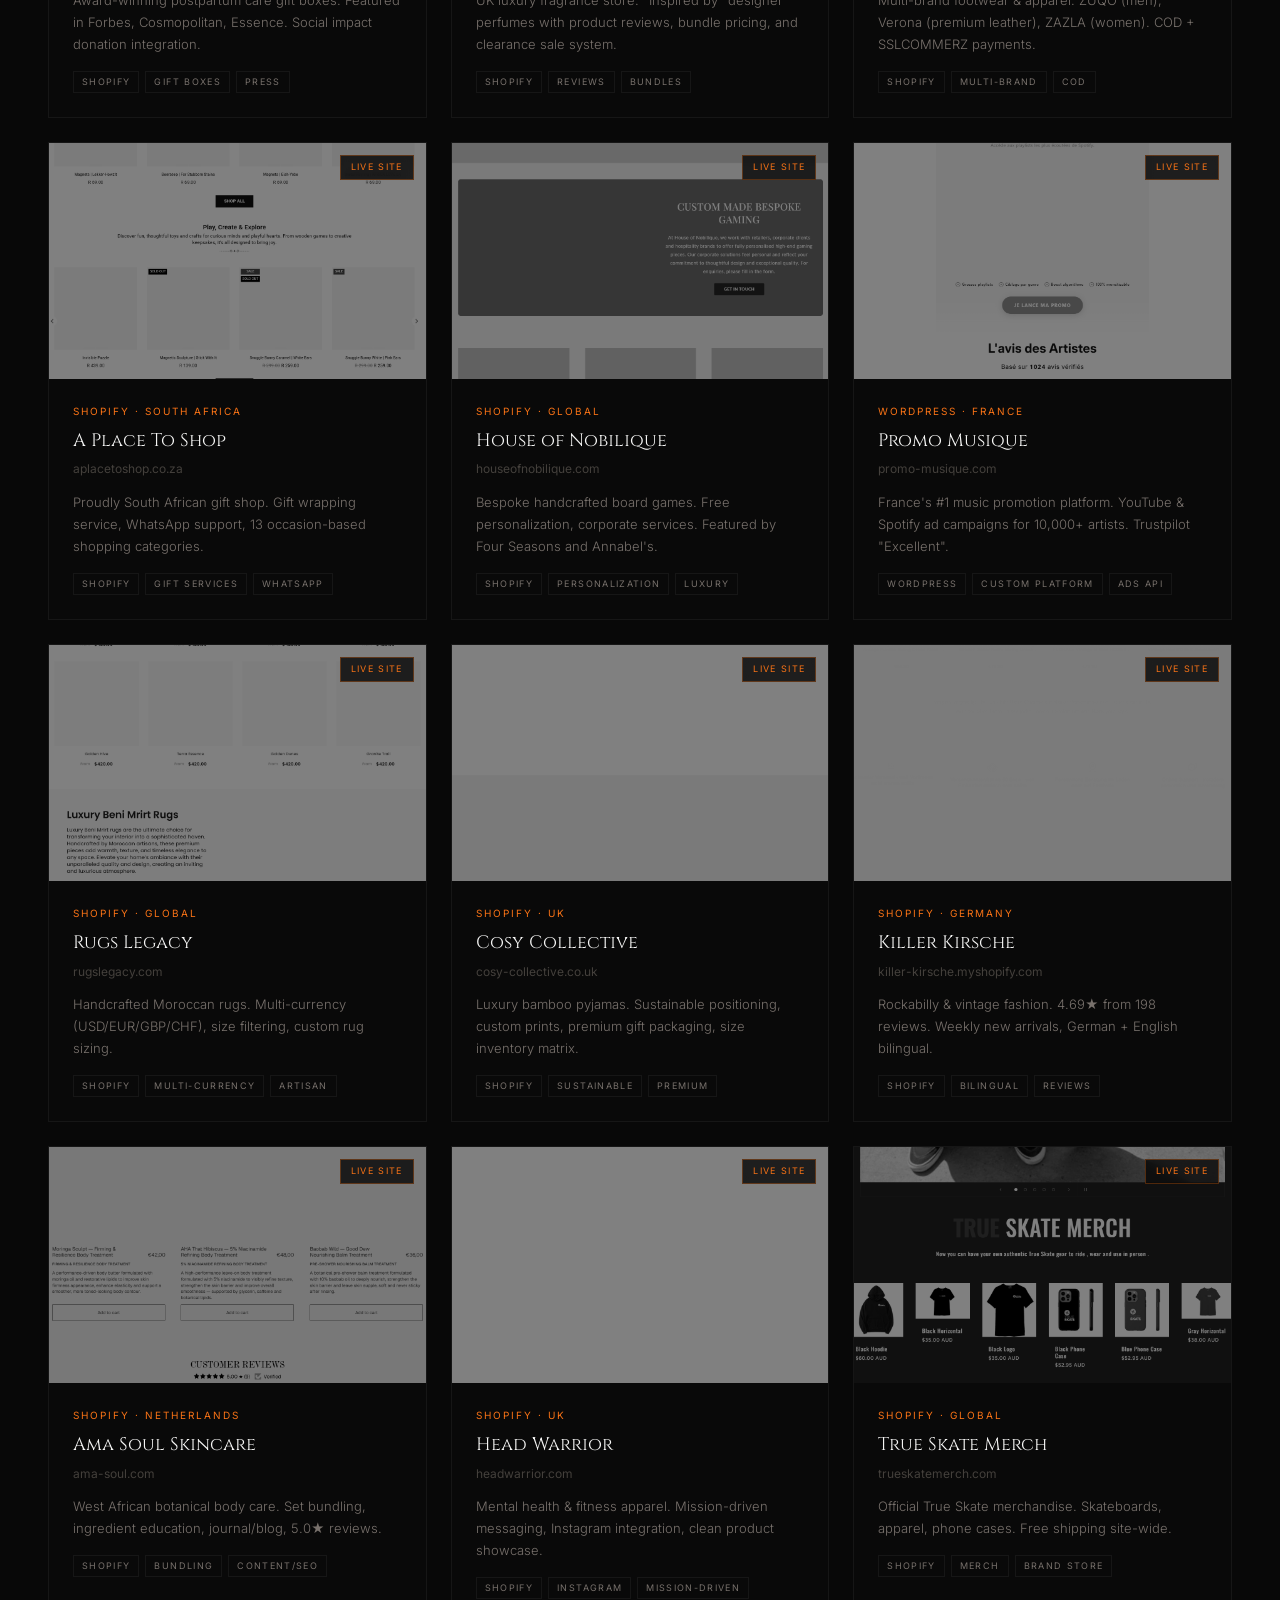
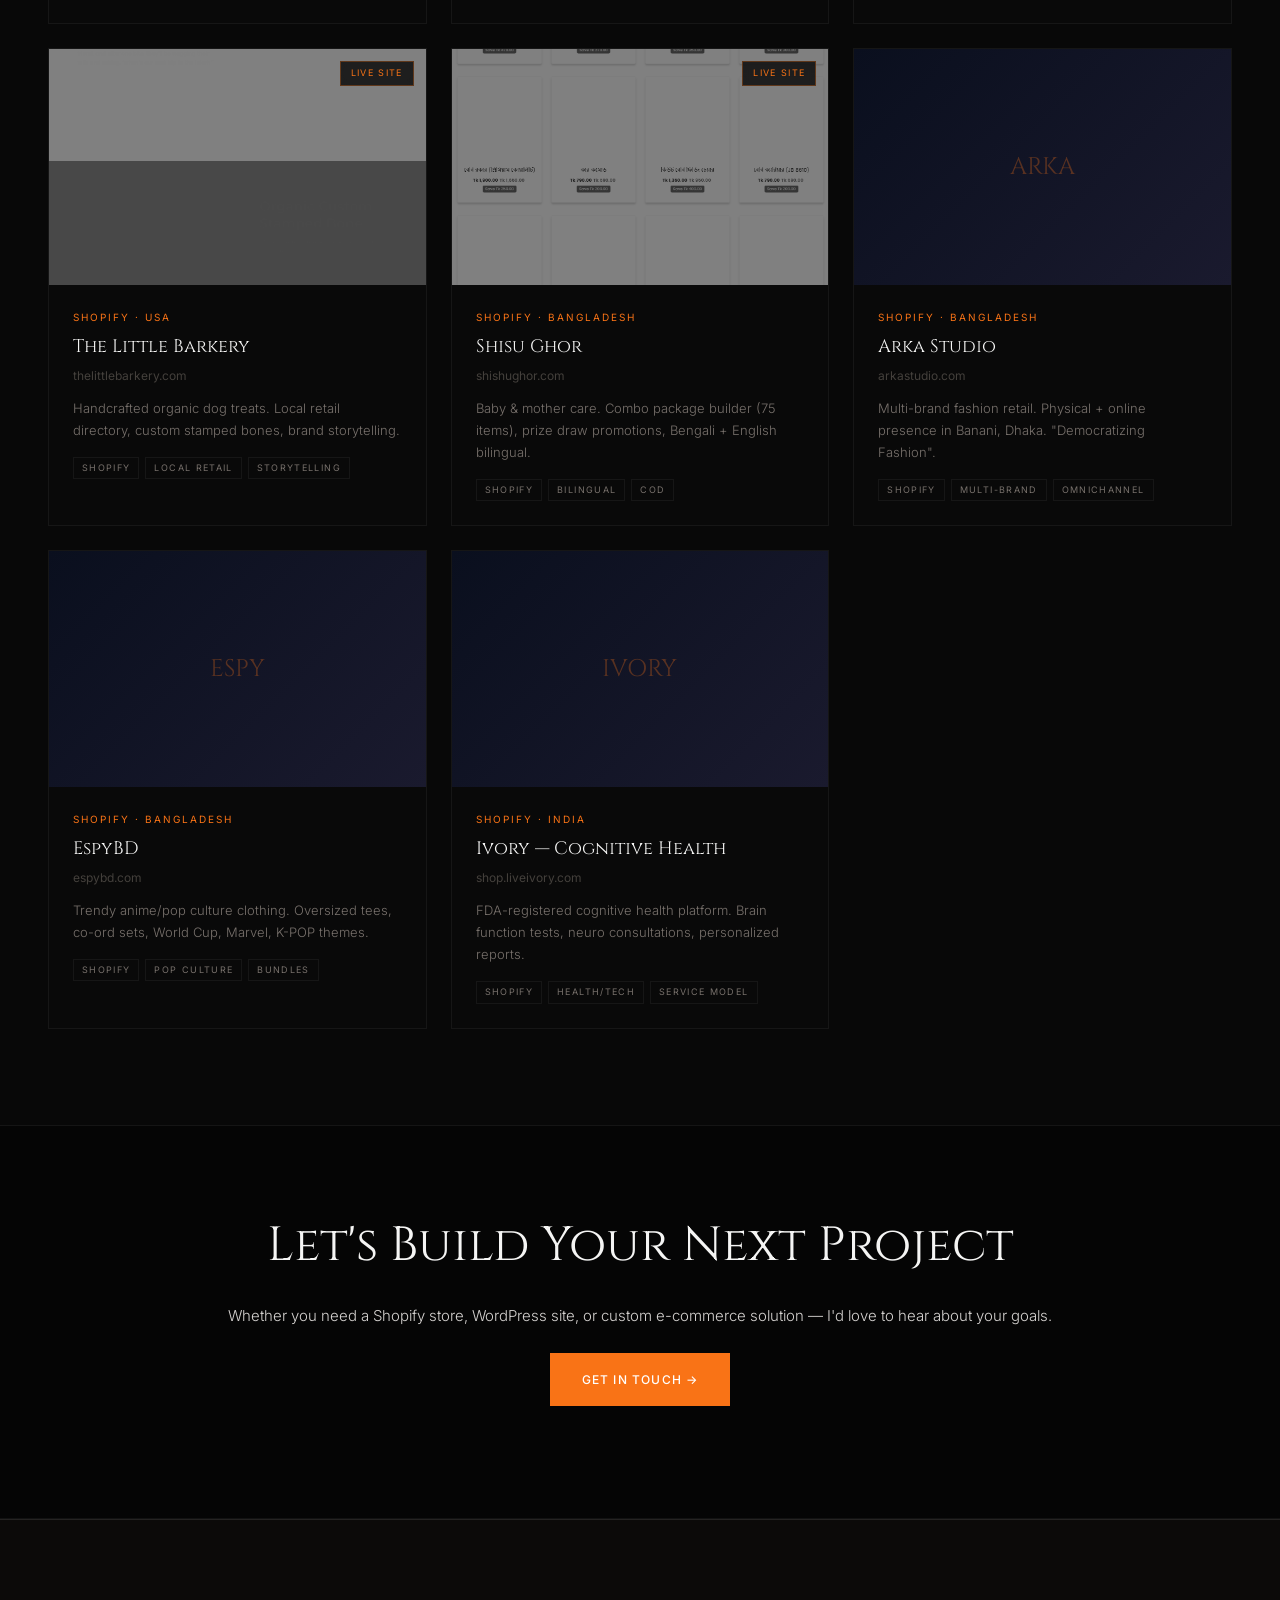
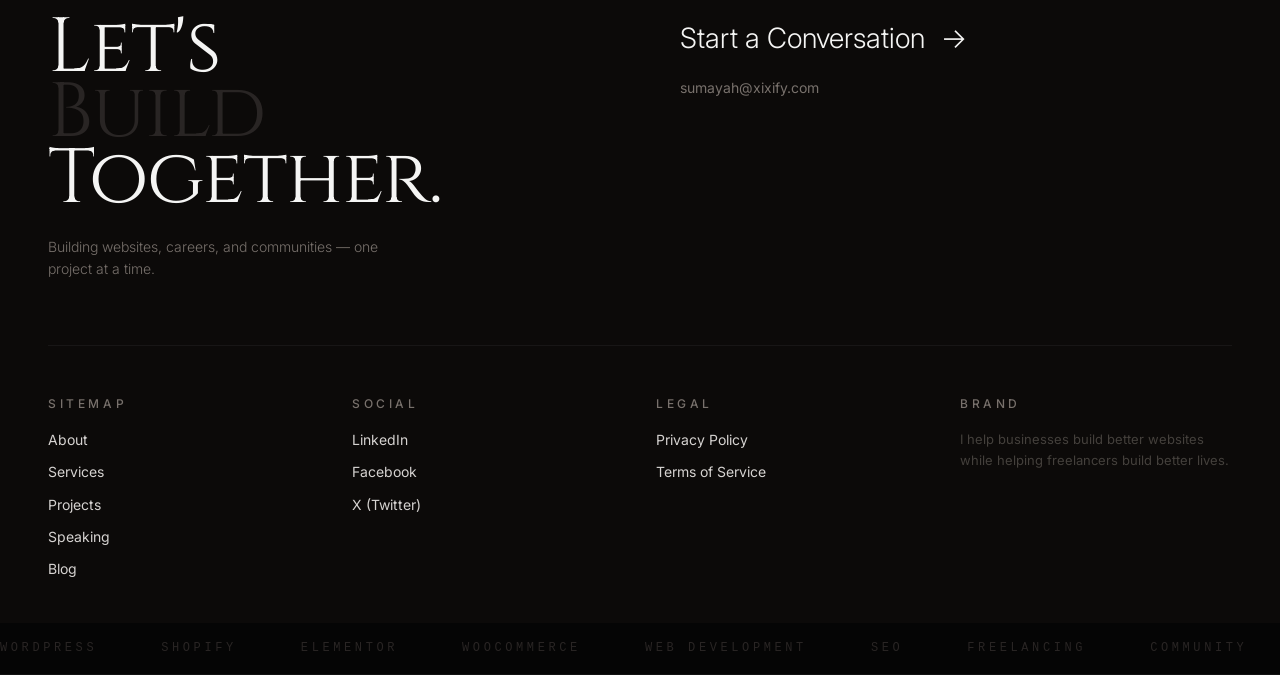
<file: projects.html>
<!DOCTYPE html>
<html lang="en" class="dark">
<head>
  <meta charset="UTF-8">
  <meta name="viewport" content="width=device-width, initial-scale=1.0">
  <title>Projects — Sumayah Islam</title>
  <meta name="description" content="22+ e-commerce and web development projects by Sumayah Islam — Shopify, WordPress, WooCommerce stores across 15+ countries.">
  <link rel="preconnect" href="https://fonts.googleapis.com">
  <link rel="preconnect" href="https://fonts.gstatic.com" crossorigin>
  <link href="https://fonts.googleapis.com/css2?family=Cinzel:wght@400;600&family=Inter:wght@300;400;500&display=swap" rel="stylesheet">
  <link rel="stylesheet" href="css/typography.css">
  <link rel="stylesheet" href="css/animations.css">
  <link rel="stylesheet" href="css/style.css">
  <link rel="stylesheet" href="css/subpage.css">
  <link rel="stylesheet" href="css/casestudy.css">
</head>
<body>
<nav class="navbar">
  <a href="index.html" class="nav-logo">SUMAYAH</a>
  <ul class="nav-links">
    <li><a href="about.html">ABOUT</a></li>
    <li><a href="services.html">SERVICES</a></li>
    <li><a href="projects.html" class="active-page">PROJECTS</a></li>
    <li><a href="speaking.html">SPEAKING</a></li>
    <li><a href="blog.html">BLOG</a></li>
    <li><a href="contact.html">CONTACT</a></li>
  </ul>
  <button class="menu-btn" aria-label="Toggle menu">
    <span class="menu-btn-text">MENU</span>
    <span class="menu-btn-lines"><span></span><span></span></span>
  </button>
</nav>
<div class="menu-overlay">
  <a href="about.html">About</a><a href="services.html">Services</a><a href="projects.html">Projects</a>
  <a href="speaking.html">Speaking</a><a href="blog.html">Blog</a><a href="contact.html">Contact</a>
</div>
<main>

<!-- ============================================
     FEATURED PROJECT — Full-screen showcase
     ============================================ -->
<div class="featured-showcase">
  <img class="showcase-img" src="images/projects/partylagret.png" alt="Partylagret" loading="eager">
  <div class="showcase-overlay"></div>
  <div class="showcase-content">
    <span class="showcase-tag">Featured Project</span>
    <h1 class="showcase-title">Partylagret</h1>
    <div class="showcase-url"><a href="https://www.partylagret.com/" target="_blank">partylagret.com</a></div>
    <p class="showcase-desc">Sweden's largest party supplies store — 9,500+ products, B2B invoicing, age-based shopping, Klarna &amp; Swish payments. Built from the ground up with advanced catalog filtering.</p>
    <a href="https://www.partylagret.com/" target="_blank" class="cs-link">View Live Site</a>
  </div>
</div>

<!-- Metrics for featured project -->
<div class="cs-metrics">
  <div class="cs-metrics-inner">
    <div class="metric-card">
      <div class="metric-icon">🛒</div>
      <div class="metric-label">Products</div>
      <div class="metric-value">9,500+</div>
      <div class="metric-sub">Active SKUs</div>
    </div>
    <div class="metric-card">
      <div class="metric-icon">🌍</div>
      <div class="metric-label">Platform</div>
      <div class="metric-value">Shopify</div>
      <div class="metric-sub">Custom Theme</div>
    </div>
    <div class="metric-card">
      <div class="metric-icon">💳</div>
      <div class="metric-label">Payments</div>
      <div class="metric-value">3+</div>
      <div class="metric-sub">Klarna · Swish · Card</div>
    </div>
    <div class="metric-card">
      <div class="metric-icon">📦</div>
      <div class="metric-label">Features</div>
      <div class="metric-value">B2B</div>
      <div class="metric-sub">Invoicing · Bulk Orders</div>
    </div>
  </div>
</div>

<!-- Navigation -->
<div class="cs-nav">
  <span></span>
  <a href="#all-projects">View All Projects ↓</a>
</div>

<!-- ============================================
     ALL PROJECTS GRID
     ============================================ -->
<section class="projects-grid-section" id="all-projects">
  <div class="projects-grid-inner">
    <div class="section-label">Portfolio</div>
    <h2>All Projects</h2>

    <div class="proj-grid">

      <!-- Fourth Phase -->
      <div class="proj-card">
        <div class="proj-card-img">
          <img src="images/projects/fourthphase.png" alt="Fourth Phase" loading="lazy">
          <span class="proj-card-badge">Live Site</span>
        </div>
        <div class="proj-card-body">
          <div class="proj-card-tag">Shopify · USA</div>
          <div class="proj-card-name">Fourth Phase</div>
          <div class="proj-card-url"><a href="https://www.fourthphasebox.com/" target="_blank">fourthphasebox.com</a></div>
          <p class="proj-card-desc">Award-winning postpartum care gift boxes. Featured in Forbes, Cosmopolitan, Essence. Social impact donation integration.</p>
          <div class="proj-card-tech"><span>Shopify</span><span>Gift Boxes</span><span>Press</span></div>
        </div>
      </div>

      <!-- The Scent Mountain -->
      <div class="proj-card">
        <div class="proj-card-img">
          <img src="images/projects/scentmountain.png" alt="The Scent Mountain" loading="lazy">
          <span class="proj-card-badge">Live Site</span>
        </div>
        <div class="proj-card-body">
          <div class="proj-card-tag">Shopify · UK</div>
          <div class="proj-card-name">The Scent Mountain</div>
          <div class="proj-card-url"><a href="https://thescentmountain.com/" target="_blank">thescentmountain.com</a></div>
          <p class="proj-card-desc">UK luxury fragrance store. "Inspired by" designer perfumes with product reviews, bundle pricing, and clearance sale system.</p>
          <div class="proj-card-tech"><span>Shopify</span><span>Reviews</span><span>Bundles</span></div>
        </div>
      </div>

      <!-- Zuqo -->
      <div class="proj-card">
        <div class="proj-card-img">
          <img src="images/projects/zuqo.png" alt="Zuqo" loading="lazy">
          <span class="proj-card-badge">Live Site</span>
        </div>
        <div class="proj-card-body">
          <div class="proj-card-tag">Shopify · Bangladesh</div>
          <div class="proj-card-name">Zuqo®</div>
          <div class="proj-card-url"><a href="https://zuqo.shop/" target="_blank">zuqo.shop</a></div>
          <p class="proj-card-desc">Multi-brand footwear &amp; apparel. ZUQO (men), Verona (premium leather), ZAZLA (women). COD + SSLCOMMERZ payments.</p>
          <div class="proj-card-tech"><span>Shopify</span><span>Multi-brand</span><span>COD</span></div>
        </div>
      </div>

      <!-- A Place To Shop -->
      <div class="proj-card">
        <div class="proj-card-img">
          <img src="images/projects/aplacetoshop.png" alt="A Place To Shop" loading="lazy">
          <span class="proj-card-badge">Live Site</span>
        </div>
        <div class="proj-card-body">
          <div class="proj-card-tag">Shopify · South Africa</div>
          <div class="proj-card-name">A Place To Shop</div>
          <div class="proj-card-url"><a href="https://www.aplacetoshop.co.za/" target="_blank">aplacetoshop.co.za</a></div>
          <p class="proj-card-desc">Proudly South African gift shop. Gift wrapping service, WhatsApp support, 13 occasion-based shopping categories.</p>
          <div class="proj-card-tech"><span>Shopify</span><span>Gift Services</span><span>WhatsApp</span></div>
        </div>
      </div>

      <!-- House of Nobilique -->
      <div class="proj-card">
        <div class="proj-card-img">
          <img src="images/projects/nobilique.png" alt="House of Nobilique" loading="lazy">
          <span class="proj-card-badge">Live Site</span>
        </div>
        <div class="proj-card-body">
          <div class="proj-card-tag">Shopify · Global</div>
          <div class="proj-card-name">House of Nobilique</div>
          <div class="proj-card-url"><a href="https://houseofnobilique.com/" target="_blank">houseofnobilique.com</a></div>
          <p class="proj-card-desc">Bespoke handcrafted board games. Free personalization, corporate services. Featured by Four Seasons and Annabel's.</p>
          <div class="proj-card-tech"><span>Shopify</span><span>Personalization</span><span>Luxury</span></div>
        </div>
      </div>

      <!-- Promo Musique -->
      <div class="proj-card">
        <div class="proj-card-img">
          <img src="images/projects/promomusique.png" alt="Promo Musique" loading="lazy">
          <span class="proj-card-badge">Live Site</span>
        </div>
        <div class="proj-card-body">
          <div class="proj-card-tag">WordPress · France</div>
          <div class="proj-card-name">Promo Musique</div>
          <div class="proj-card-url"><a href="https://www.promo-musique.com/" target="_blank">promo-musique.com</a></div>
          <p class="proj-card-desc">France's #1 music promotion platform. YouTube &amp; Spotify ad campaigns for 10,000+ artists. Trustpilot "Excellent".</p>
          <div class="proj-card-tech"><span>WordPress</span><span>Custom Platform</span><span>Ads API</span></div>
        </div>
      </div>

      <!-- Rugs Legacy -->
      <div class="proj-card">
        <div class="proj-card-img">
          <img src="images/projects/rugslegacy.png" alt="Rugs Legacy" loading="lazy">
          <span class="proj-card-badge">Live Site</span>
        </div>
        <div class="proj-card-body">
          <div class="proj-card-tag">Shopify · Global</div>
          <div class="proj-card-name">Rugs Legacy</div>
          <div class="proj-card-url"><a href="https://www.rugslegacy.com/" target="_blank">rugslegacy.com</a></div>
          <p class="proj-card-desc">Handcrafted Moroccan rugs. Multi-currency (USD/EUR/GBP/CHF), size filtering, custom rug sizing.</p>
          <div class="proj-card-tech"><span>Shopify</span><span>Multi-currency</span><span>Artisan</span></div>
        </div>
      </div>

      <!-- Cosy Collective -->
      <div class="proj-card">
        <div class="proj-card-img">
          <img src="images/projects/cosycollective.png" alt="Cosy Collective" loading="lazy">
          <span class="proj-card-badge">Live Site</span>
        </div>
        <div class="proj-card-body">
          <div class="proj-card-tag">Shopify · UK</div>
          <div class="proj-card-name">Cosy Collective</div>
          <div class="proj-card-url"><a href="https://cosy-collective.co.uk/" target="_blank">cosy-collective.co.uk</a></div>
          <p class="proj-card-desc">Luxury bamboo pyjamas. Sustainable positioning, custom prints, premium gift packaging, size inventory matrix.</p>
          <div class="proj-card-tech"><span>Shopify</span><span>Sustainable</span><span>Premium</span></div>
        </div>
      </div>

      <!-- Killer Kirsche -->
      <div class="proj-card">
        <div class="proj-card-img">
          <img src="images/projects/killerkirsche.png" alt="Killer Kirsche" loading="lazy">
          <span class="proj-card-badge">Live Site</span>
        </div>
        <div class="proj-card-body">
          <div class="proj-card-tag">Shopify · Germany</div>
          <div class="proj-card-name">Killer Kirsche</div>
          <div class="proj-card-url"><a href="https://killerkirsche.de/" target="_blank">killer-kirsche.myshopify.com</a></div>
          <p class="proj-card-desc">Rockabilly &amp; vintage fashion. 4.69★ from 198 reviews. Weekly new arrivals, German + English bilingual.</p>
          <div class="proj-card-tech"><span>Shopify</span><span>Bilingual</span><span>Reviews</span></div>
        </div>
      </div>

      <!-- Ama Soul -->
      <div class="proj-card">
        <div class="proj-card-img">
          <img src="images/projects/amaskincare.png" alt="Ama Soul Skincare" loading="lazy">
          <span class="proj-card-badge">Live Site</span>
        </div>
        <div class="proj-card-body">
          <div class="proj-card-tag">Shopify · Netherlands</div>
          <div class="proj-card-name">Ama Soul Skincare</div>
          <div class="proj-card-url"><a href="https://ama-soul.com/" target="_blank">ama-soul.com</a></div>
          <p class="proj-card-desc">West African botanical body care. Set bundling, ingredient education, journal/blog, 5.0★ reviews.</p>
          <div class="proj-card-tech"><span>Shopify</span><span>Bundling</span><span>Content/SEO</span></div>
        </div>
      </div>

      <!-- Head Warrior -->
      <div class="proj-card">
        <div class="proj-card-img">
          <img src="images/projects/headwarrior.png" alt="Head Warrior" loading="lazy">
          <span class="proj-card-badge">Live Site</span>
        </div>
        <div class="proj-card-body">
          <div class="proj-card-tag">Shopify · UK</div>
          <div class="proj-card-name">Head Warrior</div>
          <div class="proj-card-url"><a href="https://www.headwarrior.com/" target="_blank">headwarrior.com</a></div>
          <p class="proj-card-desc">Mental health &amp; fitness apparel. Mission-driven messaging, Instagram integration, clean product showcase.</p>
          <div class="proj-card-tech"><span>Shopify</span><span>Instagram</span><span>Mission-driven</span></div>
        </div>
      </div>

      <!-- True Skate Merch -->
      <div class="proj-card">
        <div class="proj-card-img">
          <img src="images/projects/trueskate.png" alt="True Skate Merch" loading="lazy">
          <span class="proj-card-badge">Live Site</span>
        </div>
        <div class="proj-card-body">
          <div class="proj-card-tag">Shopify · Global</div>
          <div class="proj-card-name">True Skate Merch</div>
          <div class="proj-card-url"><a href="https://trueskatemerch.com/" target="_blank">trueskatemerch.com</a></div>
          <p class="proj-card-desc">Official True Skate merchandise. Skateboards, apparel, phone cases. Free shipping site-wide.</p>
          <div class="proj-card-tech"><span>Shopify</span><span>Merch</span><span>Brand Store</span></div>
        </div>
      </div>

      <!-- The Little Barkery -->
      <div class="proj-card">
        <div class="proj-card-img">
          <img src="images/projects/littlebarkery.png" alt="The Little Barkery" loading="lazy">
          <span class="proj-card-badge">Live Site</span>
        </div>
        <div class="proj-card-body">
          <div class="proj-card-tag">Shopify · USA</div>
          <div class="proj-card-name">The Little Barkery</div>
          <div class="proj-card-url"><a href="https://thelittlebarkery.com/" target="_blank">thelittlebarkery.com</a></div>
          <p class="proj-card-desc">Handcrafted organic dog treats. Local retail directory, custom stamped bones, brand storytelling.</p>
          <div class="proj-card-tech"><span>Shopify</span><span>Local Retail</span><span>Storytelling</span></div>
        </div>
      </div>

      <!-- Shisu Ghor -->
      <div class="proj-card">
        <div class="proj-card-img">
          <img src="images/projects/shishughor.png" alt="Shisu Ghor" loading="lazy">
          <span class="proj-card-badge">Live Site</span>
        </div>
        <div class="proj-card-body">
          <div class="proj-card-tag">Shopify · Bangladesh</div>
          <div class="proj-card-name">Shisu Ghor</div>
          <div class="proj-card-url"><a href="https://www.shishughor.com/" target="_blank">shishughor.com</a></div>
          <p class="proj-card-desc">Baby &amp; mother care. Combo package builder (75 items), prize draw promotions, Bengali + English bilingual.</p>
          <div class="proj-card-tech"><span>Shopify</span><span>Bilingual</span><span>COD</span></div>
        </div>
      </div>

      <!-- Arka Studio -->
      <div class="proj-card">
        <div class="proj-card-img">
          <div style="width:100%;height:100%;background:linear-gradient(135deg,#0a0f1e,#1a1a2e);display:flex;align-items:center;justify-content:center;">
            <span style="font-family:'Cinzel',serif;font-size:24px;color:#f97316;opacity:0.3;">ARKA</span>
          </div>
        </div>
        <div class="proj-card-body">
          <div class="proj-card-tag">Shopify · Bangladesh</div>
          <div class="proj-card-name">Arka Studio</div>
          <div class="proj-card-url"><a href="https://arkastudio.com/" target="_blank">arkastudio.com</a></div>
          <p class="proj-card-desc">Multi-brand fashion retail. Physical + online presence in Banani, Dhaka. "Democratizing Fashion".</p>
          <div class="proj-card-tech"><span>Shopify</span><span>Multi-brand</span><span>Omnichannel</span></div>
        </div>
      </div>

      <!-- EspyBD -->
      <div class="proj-card">
        <div class="proj-card-img">
          <div style="width:100%;height:100%;background:linear-gradient(135deg,#0a0f1e,#1a1a2e);display:flex;align-items:center;justify-content:center;">
            <span style="font-family:'Cinzel',serif;font-size:24px;color:#f97316;opacity:0.3;">ESPY</span>
          </div>
        </div>
        <div class="proj-card-body">
          <div class="proj-card-tag">Shopify · Bangladesh</div>
          <div class="proj-card-name">EspyBD</div>
          <div class="proj-card-url"><a href="https://espybd.com/" target="_blank">espybd.com</a></div>
          <p class="proj-card-desc">Trendy anime/pop culture clothing. Oversized tees, co-ord sets, World Cup, Marvel, K-POP themes.</p>
          <div class="proj-card-tech"><span>Shopify</span><span>Pop Culture</span><span>Bundles</span></div>
        </div>
      </div>

      <!-- LiveIvory -->
      <div class="proj-card">
        <div class="proj-card-img">
          <div style="width:100%;height:100%;background:linear-gradient(135deg,#0a0f1e,#1a1a2e);display:flex;align-items:center;justify-content:center;">
            <span style="font-family:'Cinzel',serif;font-size:24px;color:#f97316;opacity:0.3;">IVORY</span>
          </div>
        </div>
        <div class="proj-card-body">
          <div class="proj-card-tag">Shopify · India</div>
          <div class="proj-card-name">Ivory — Cognitive Health</div>
          <div class="proj-card-url"><a href="https://shop.liveivory.com/" target="_blank">shop.liveivory.com</a></div>
          <p class="proj-card-desc">FDA-registered cognitive health platform. Brain function tests, neuro consultations, personalized reports.</p>
          <div class="proj-card-tech"><span>Shopify</span><span>Health/Tech</span><span>Service Model</span></div>
        </div>
      </div>

    </div>
  </div>
</section>

<!-- ============================================
     CTA SECTION
     ============================================ -->
<section class="sub-section bg-primary">
  <div class="section-inner" style="text-align:center;">
    <h2>Let's Build Your Next Project</h2>
    <p>Whether you need a Shopify store, WordPress site, or custom e-commerce solution — I'd love to hear about your goals.</p>
    <p style="margin-top:24px;"><a href="contact.html" class="btn-primary" style="display:inline-flex;">Get in touch →</a></p>
  </div>
</section>

</main>
<footer class="footer">
  <div class="footer-top">
    <div class="footer-brand">
      <h2>Let's<br><span class="ghost-word">Build</span><br>Together.</h2>
      <p>Building websites, careers, and communities — one project at a time.</p>
    </div>
    <div class="footer-cta">
      <a href="contact.html"><span>Start a Conversation</span><span class="arrow">&rarr;</span></a>
      <span class="email">sumayah@xixify.com</span>
    </div>
  </div>
  <div class="footer-bottom">
    <div class="footer-col">
      <div class="footer-col-title">Sitemap</div>
      <a href="about.html">About</a><a href="services.html">Services</a><a href="projects.html">Projects</a><a href="speaking.html">Speaking</a><a href="blog.html">Blog</a>
    </div>
    <div class="footer-col">
      <div class="footer-col-title">Social</div>
      <a href="https://linkedin.com/in/sumayahislam" target="_blank">LinkedIn</a>
      <a href="https://facebook.com/sumayahislam" target="_blank">Facebook</a>
      <a href="https://twitter.com/sumayahislam" target="_blank">X (Twitter)</a>
    </div>
    <div class="footer-col">
      <div class="footer-col-title">Legal</div>
      <a href="#">Privacy Policy</a><a href="#">Terms of Service</a>
    </div>
    <div class="footer-col">
      <div class="footer-col-title">Brand</div>
      <p class="footer-copyright" style="text-transform:none;letter-spacing:0;font-size:13px;line-height:1.6;">I help businesses build better websites while helping freelancers build better lives.</p>
    </div>
  </div>
</footer>
<div class="marquee-section">
  <div class="marquee-track">
    <span>WORDPRESS</span><span>SHOPIFY</span><span>ELEMENTOR</span><span>WOOCOMMERCE</span><span>WEB DEVELOPMENT</span><span>SEO</span><span>FREELANCING</span><span>COMMUNITY</span>
    <span>WORDPRESS</span><span>SHOPIFY</span><span>ELEMENTOR</span><span>WOOCOMMERCE</span><span>WEB DEVELOPMENT</span><span>SEO</span><span>FREELANCING</span><span>COMMUNITY</span>
  </div>
</div>
<script src="js/main.js"></script>
</body>
</html>
</file>
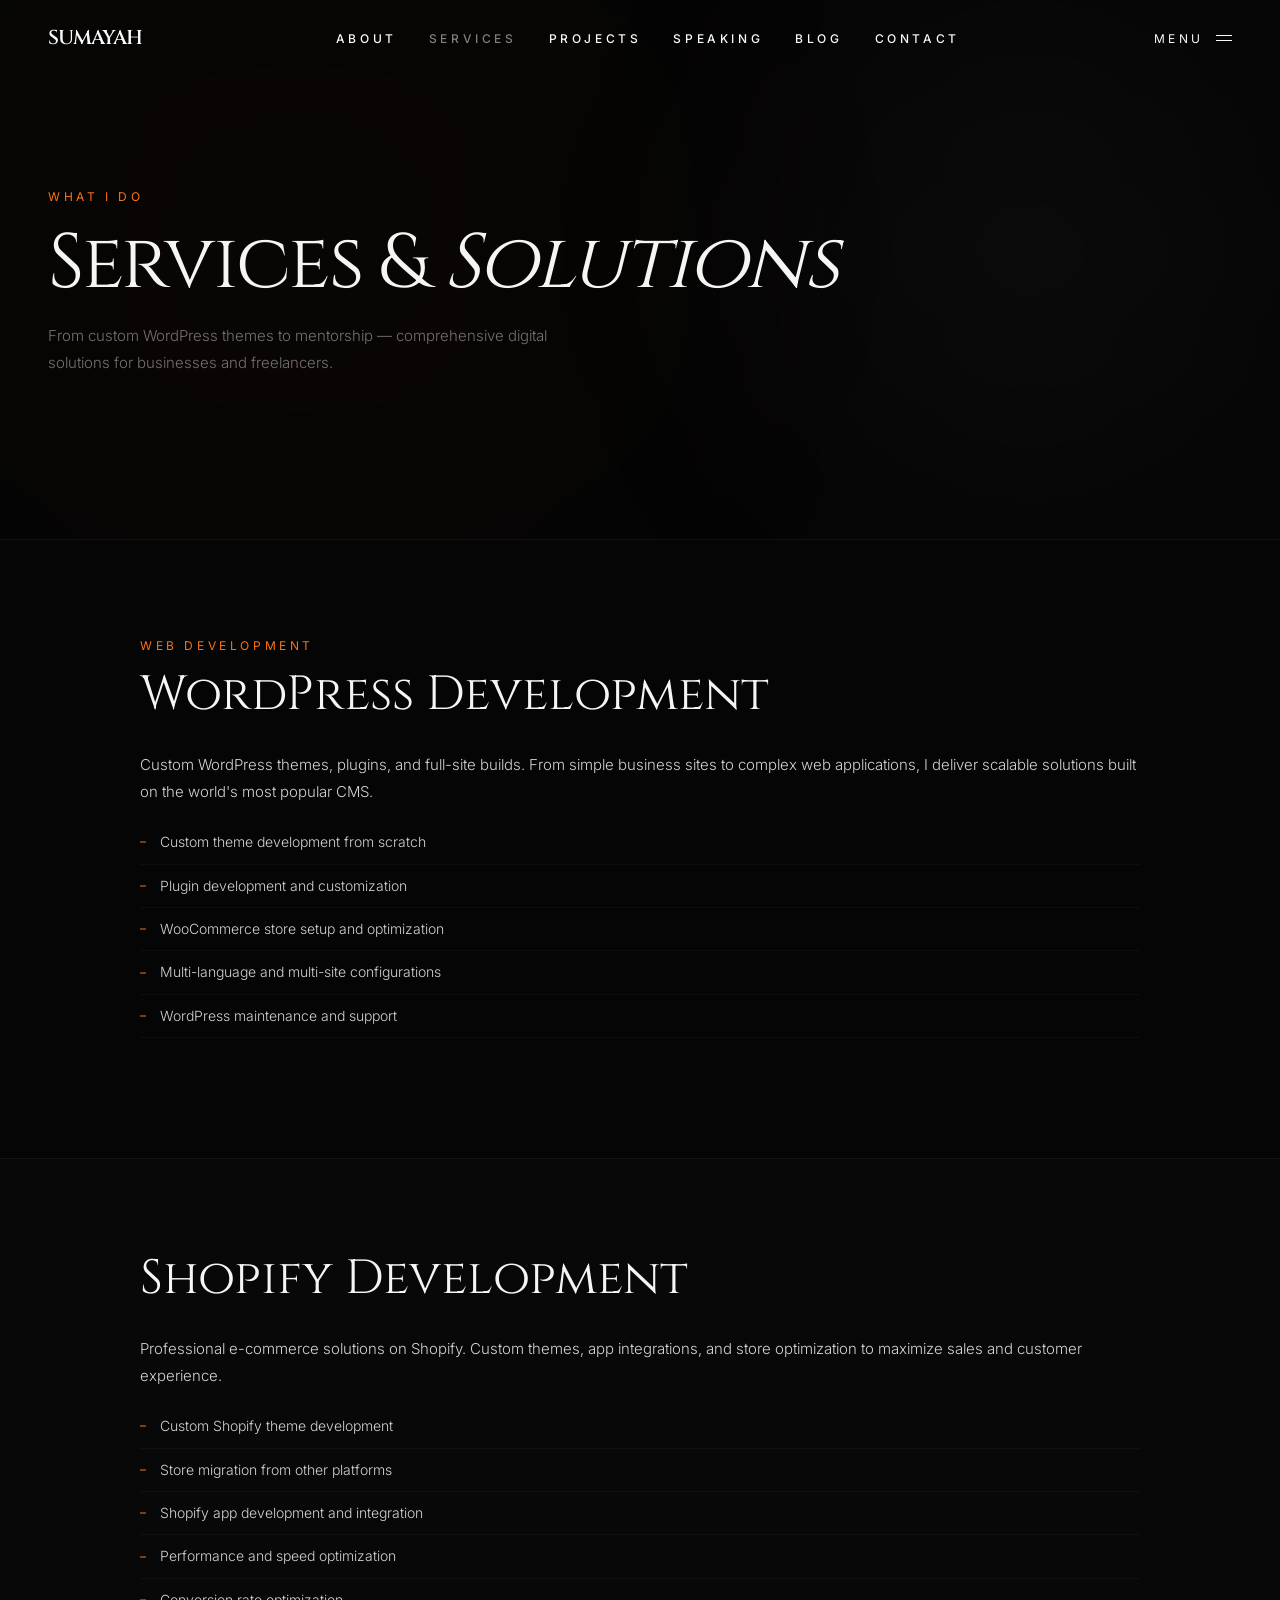
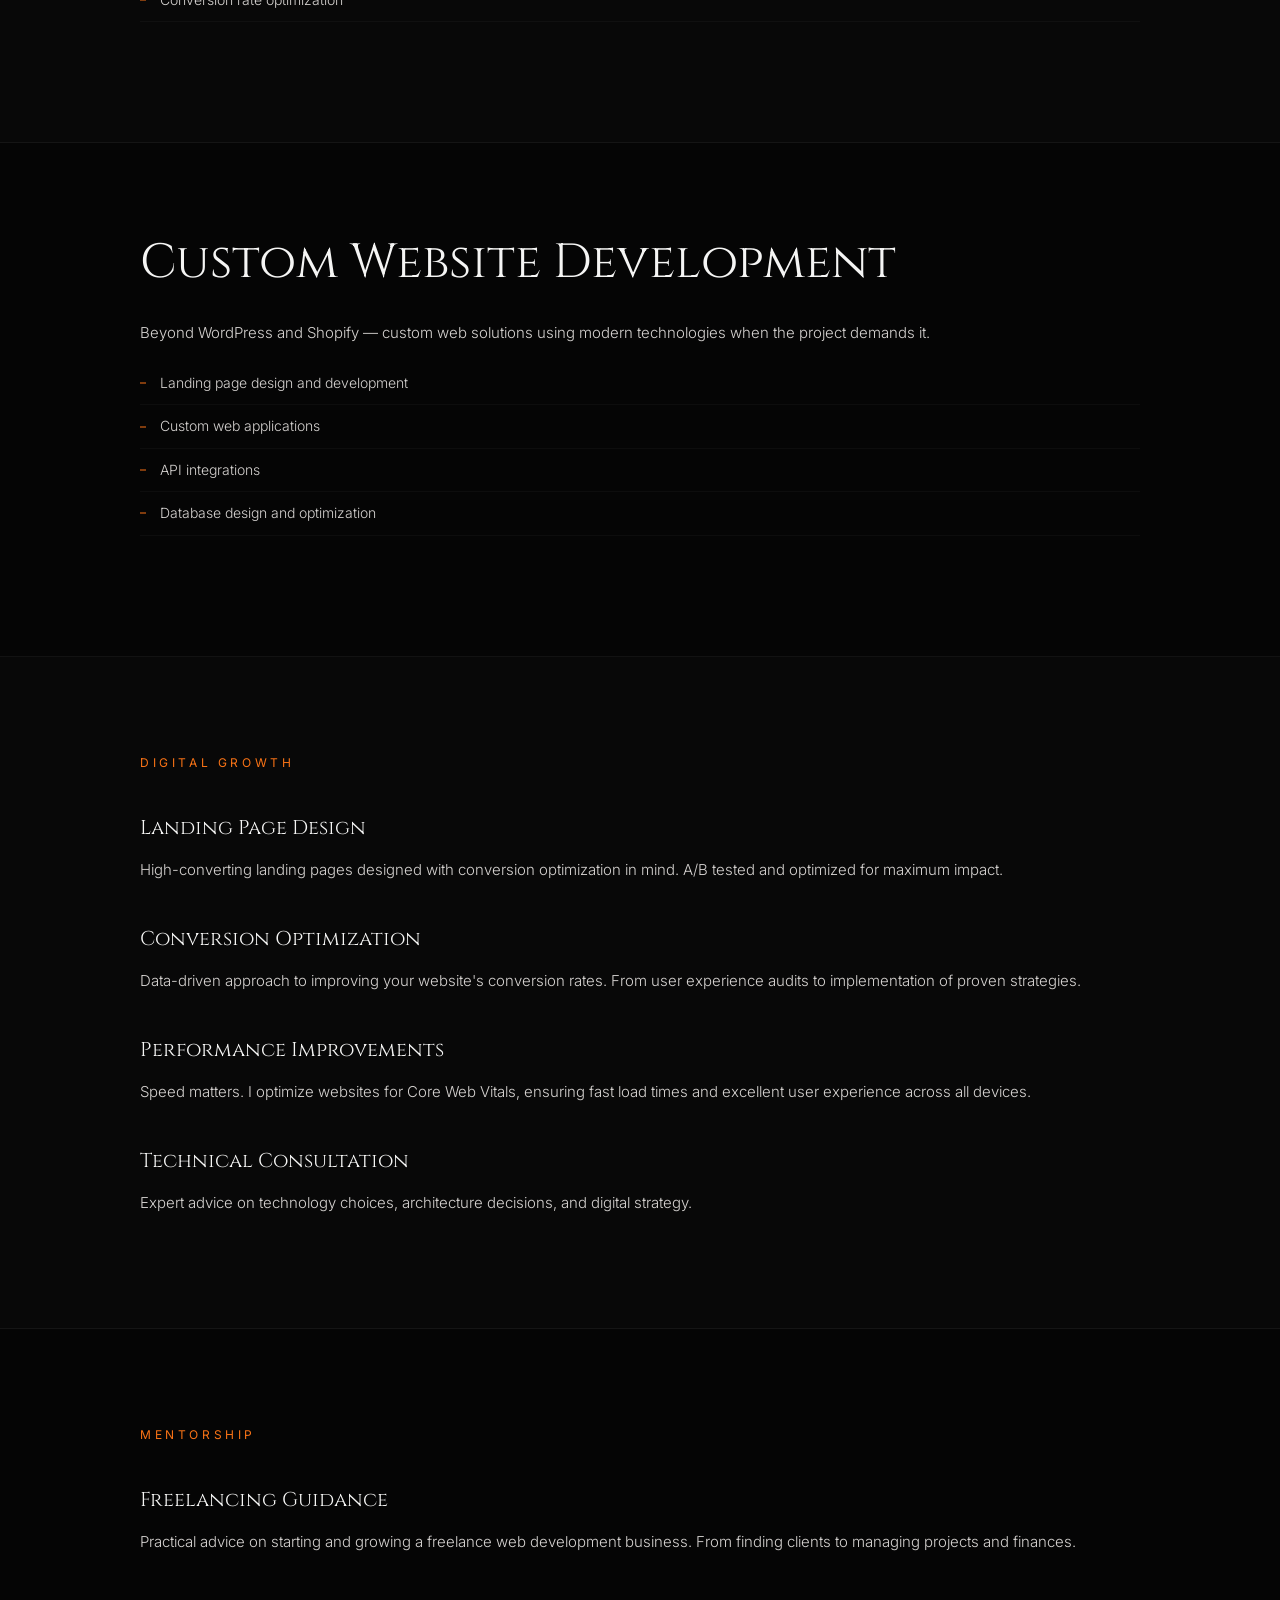
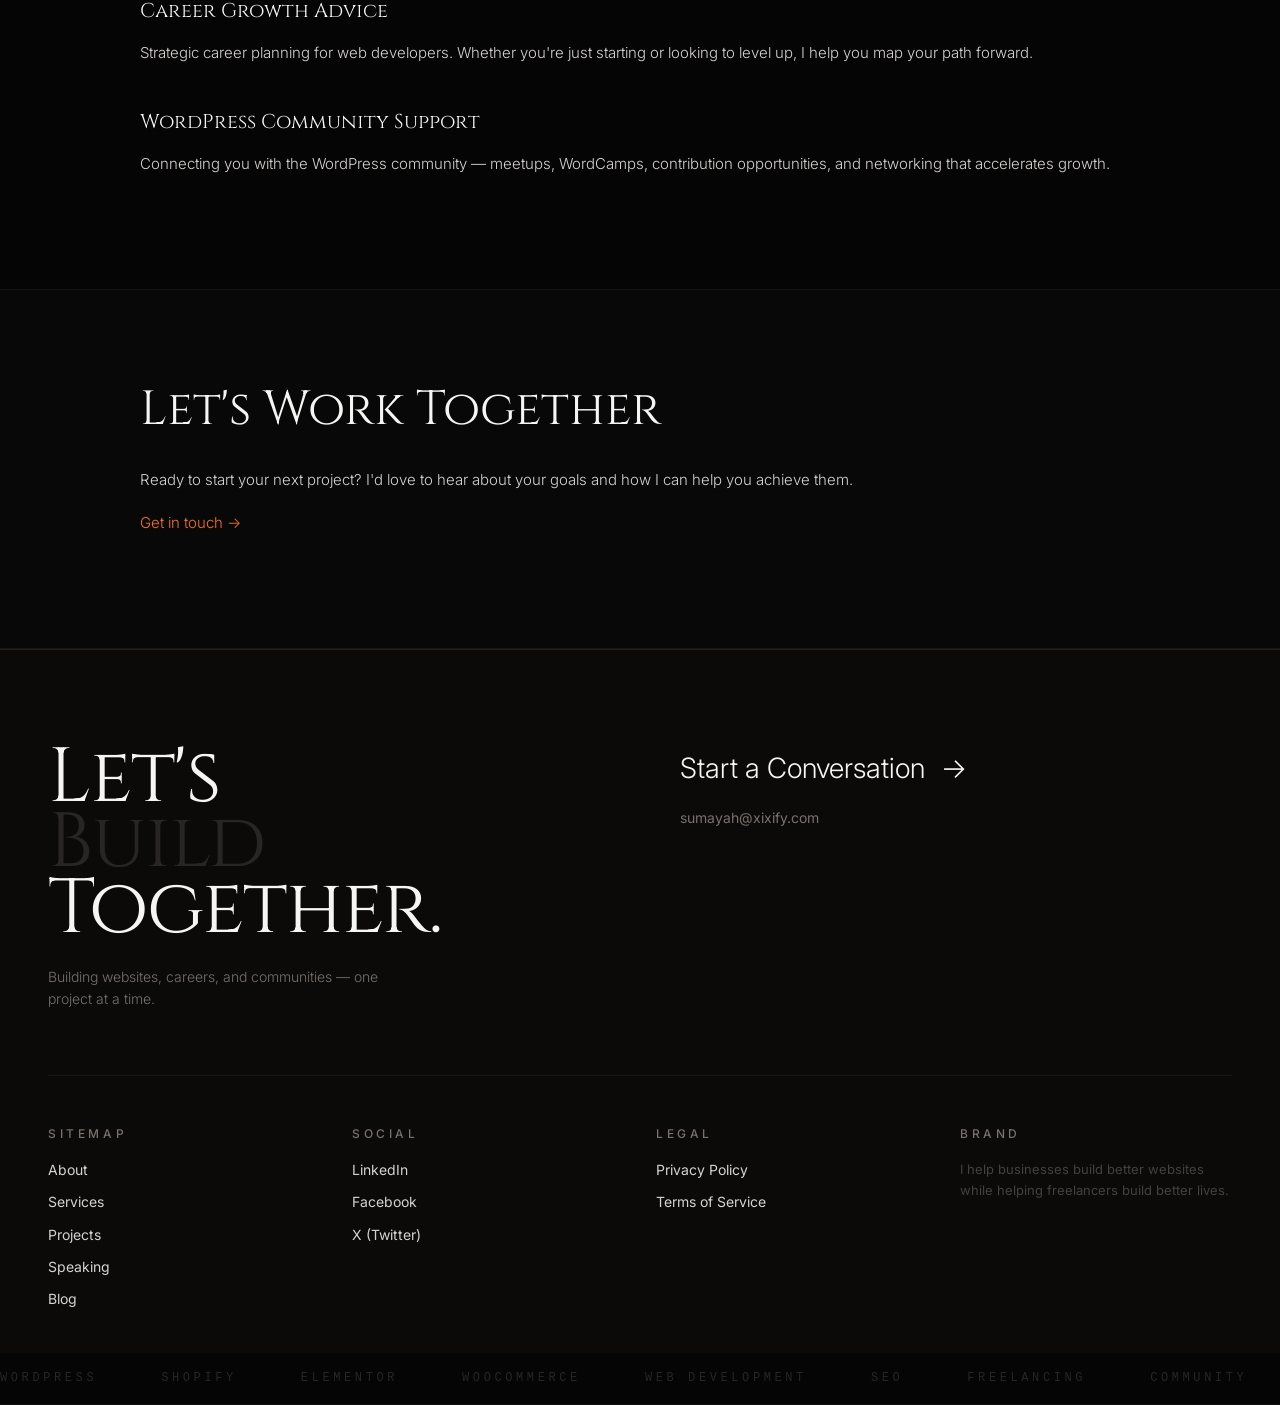
<file: services.html>
<!DOCTYPE html>
<html lang="en" class="dark">
<head>
  <meta charset="UTF-8">
  <meta name="viewport" content="width=device-width, initial-scale=1.0">
  <title>Services — Sumayah Islam</title>
  <meta name="description" content="Web development, Shopify, WordPress, and mentorship services by Sumayah Islam.">
  <link rel="preconnect" href="https://fonts.googleapis.com">
  <link rel="preconnect" href="https://fonts.gstatic.com" crossorigin>
  <link href="https://fonts.googleapis.com/css2?family=Cinzel:wght@400;600&family=Inter:wght@300;400;500&display=swap" rel="stylesheet">
  <link rel="stylesheet" href="css/typography.css">
  <link rel="stylesheet" href="css/animations.css">
  <link rel="stylesheet" href="css/style.css">
  <link rel="stylesheet" href="css/subpage.css">
</head>
<body>
<nav class="navbar">
  <a href="index.html" class="nav-logo">SUMAYAH</a>
  <ul class="nav-links">
    <li><a href="about.html">ABOUT</a></li>
    <li><a href="services.html" class="active-page">SERVICES</a></li>
    <li><a href="projects.html">PROJECTS</a></li>
    <li><a href="speaking.html">SPEAKING</a></li>
    <li><a href="blog.html">BLOG</a></li>
    <li><a href="contact.html">CONTACT</a></li>
  </ul>
  <button class="menu-btn" aria-label="Toggle menu">
    <span class="menu-btn-text">MENU</span>
    <span class="menu-btn-lines"><span></span><span></span></span>
  </button>
</nav>
<div class="menu-overlay">
  <a href="about.html">About</a><a href="services.html">Services</a><a href="projects.html">Projects</a>
  <a href="speaking.html">Speaking</a><a href="blog.html">Blog</a><a href="contact.html">Contact</a>
</div>
<main>

<div class="page-hero">
  <div class="hero-glow-tr"></div>
  <div class="hero-glow-bl"></div>
  <div class="section-label">What I Do</div>
  <h1>Services &amp; <span class="accent-word italic-accent">Solutions</span></h1>
  <p class="hero-subtitle">From custom WordPress themes to mentorship — comprehensive digital solutions for businesses and freelancers.</p>
</div>

<section class="sub-section bg-primary">
  <div class="section-inner">
    <div class='section-label'>Web Development</div>
    <h2>WordPress Development</h2>
    <p>Custom WordPress themes, plugins, and full-site builds. From simple business sites to complex web applications, I deliver scalable solutions built on the world's most popular CMS.</p>
    <ul>
      <li>Custom theme development from scratch</li>
      <li>Plugin development and customization</li>
      <li>WooCommerce store setup and optimization</li>
      <li>Multi-language and multi-site configurations</li>
      <li>WordPress maintenance and support</li>
    </ul>
  </div>
</section>

<section class="sub-section bg-secondary">
  <div class="section-inner">
    
    <h2>Shopify Development</h2>
    <p>Professional e-commerce solutions on Shopify. Custom themes, app integrations, and store optimization to maximize sales and customer experience.</p>
    <ul>
      <li>Custom Shopify theme development</li>
      <li>Store migration from other platforms</li>
      <li>Shopify app development and integration</li>
      <li>Performance and speed optimization</li>
      <li>Conversion rate optimization</li>
    </ul>
  </div>
</section>

<section class="sub-section bg-primary">
  <div class="section-inner">
    
    <h2>Custom Website Development</h2>
    <p>Beyond WordPress and Shopify — custom web solutions using modern technologies when the project demands it.</p>
    <ul>
      <li>Landing page design and development</li>
      <li>Custom web applications</li>
      <li>API integrations</li>
      <li>Database design and optimization</li>
    </ul>
  </div>
</section>

<section class="sub-section bg-secondary">
  <div class="section-inner">
    <div class='section-label'>Digital Growth</div>
    
    <h3>Landing Page Design</h3><p>High-converting landing pages designed with conversion optimization in mind. A/B tested and optimized for maximum impact.</p>
    <h3>Conversion Optimization</h3><p>Data-driven approach to improving your website's conversion rates. From user experience audits to implementation of proven strategies.</p>
    <h3>Performance Improvements</h3><p>Speed matters. I optimize websites for Core Web Vitals, ensuring fast load times and excellent user experience across all devices.</p>
    <h3>Technical Consultation</h3><p>Expert advice on technology choices, architecture decisions, and digital strategy.</p>
  </div>
</section>

<section class="sub-section bg-primary">
  <div class="section-inner">
    <div class='section-label'>Mentorship</div>
    
    <h3>Freelancing Guidance</h3><p>Practical advice on starting and growing a freelance web development business. From finding clients to managing projects and finances.</p>
    <h3>Career Growth Advice</h3><p>Strategic career planning for web developers. Whether you're just starting or looking to level up, I help you map your path forward.</p>
    <h3>WordPress Community Support</h3><p>Connecting you with the WordPress community — meetups, WordCamps, contribution opportunities, and networking that accelerates growth.</p>
  </div>
</section>

<section class="sub-section bg-secondary">
  <div class="section-inner">
    
    <h2>Let's Work Together</h2>
    <p>Ready to start your next project? I'd love to hear about your goals and how I can help you achieve them.</p>
    <p><a href="contact.html" style="color:#f97316;">Get in touch →</a></p>
  </div>
</section>

</main>
<footer class="footer">
  <div class="footer-top">
    <div class="footer-brand">
      <h2>Let's<br><span class="ghost-word">Build</span><br>Together.</h2>
      <p>Building websites, careers, and communities — one project at a time.</p>
    </div>
    <div class="footer-cta">
      <a href="contact.html"><span>Start a Conversation</span><span class="arrow">&rarr;</span></a>
      <span class="email">sumayah@xixify.com</span>
    </div>
  </div>
  <div class="footer-bottom">
    <div class="footer-col">
      <div class="footer-col-title">Sitemap</div>
      <a href="about.html">About</a><a href="services.html">Services</a><a href="projects.html">Projects</a><a href="speaking.html">Speaking</a><a href="blog.html">Blog</a>
    </div>
    <div class="footer-col">
      <div class="footer-col-title">Social</div>
      <a href="https://linkedin.com/in/sumayahislam" target="_blank">LinkedIn</a>
      <a href="https://facebook.com/sumayahislam" target="_blank">Facebook</a>
      <a href="https://twitter.com/sumayahislam" target="_blank">X (Twitter)</a>
    </div>
    <div class="footer-col">
      <div class="footer-col-title">Legal</div>
      <a href="#">Privacy Policy</a><a href="#">Terms of Service</a>
    </div>
    <div class="footer-col">
      <div class="footer-col-title">Brand</div>
      <p class="footer-copyright" style="text-transform:none;letter-spacing:0;font-size:13px;line-height:1.6;">I help businesses build better websites while helping freelancers build better lives.</p>
    </div>
  </div>
</footer>
<div class="marquee-section">
  <div class="marquee-track">
    <span>WORDPRESS</span><span>SHOPIFY</span><span>ELEMENTOR</span><span>WOOCOMMERCE</span><span>WEB DEVELOPMENT</span><span>SEO</span><span>FREELANCING</span><span>COMMUNITY</span>
    <span>WORDPRESS</span><span>SHOPIFY</span><span>ELEMENTOR</span><span>WOOCOMMERCE</span><span>WEB DEVELOPMENT</span><span>SEO</span><span>FREELANCING</span><span>COMMUNITY</span>
  </div>
</div>
<script src="js/main.js"></script>
</body>
</html>
</file>
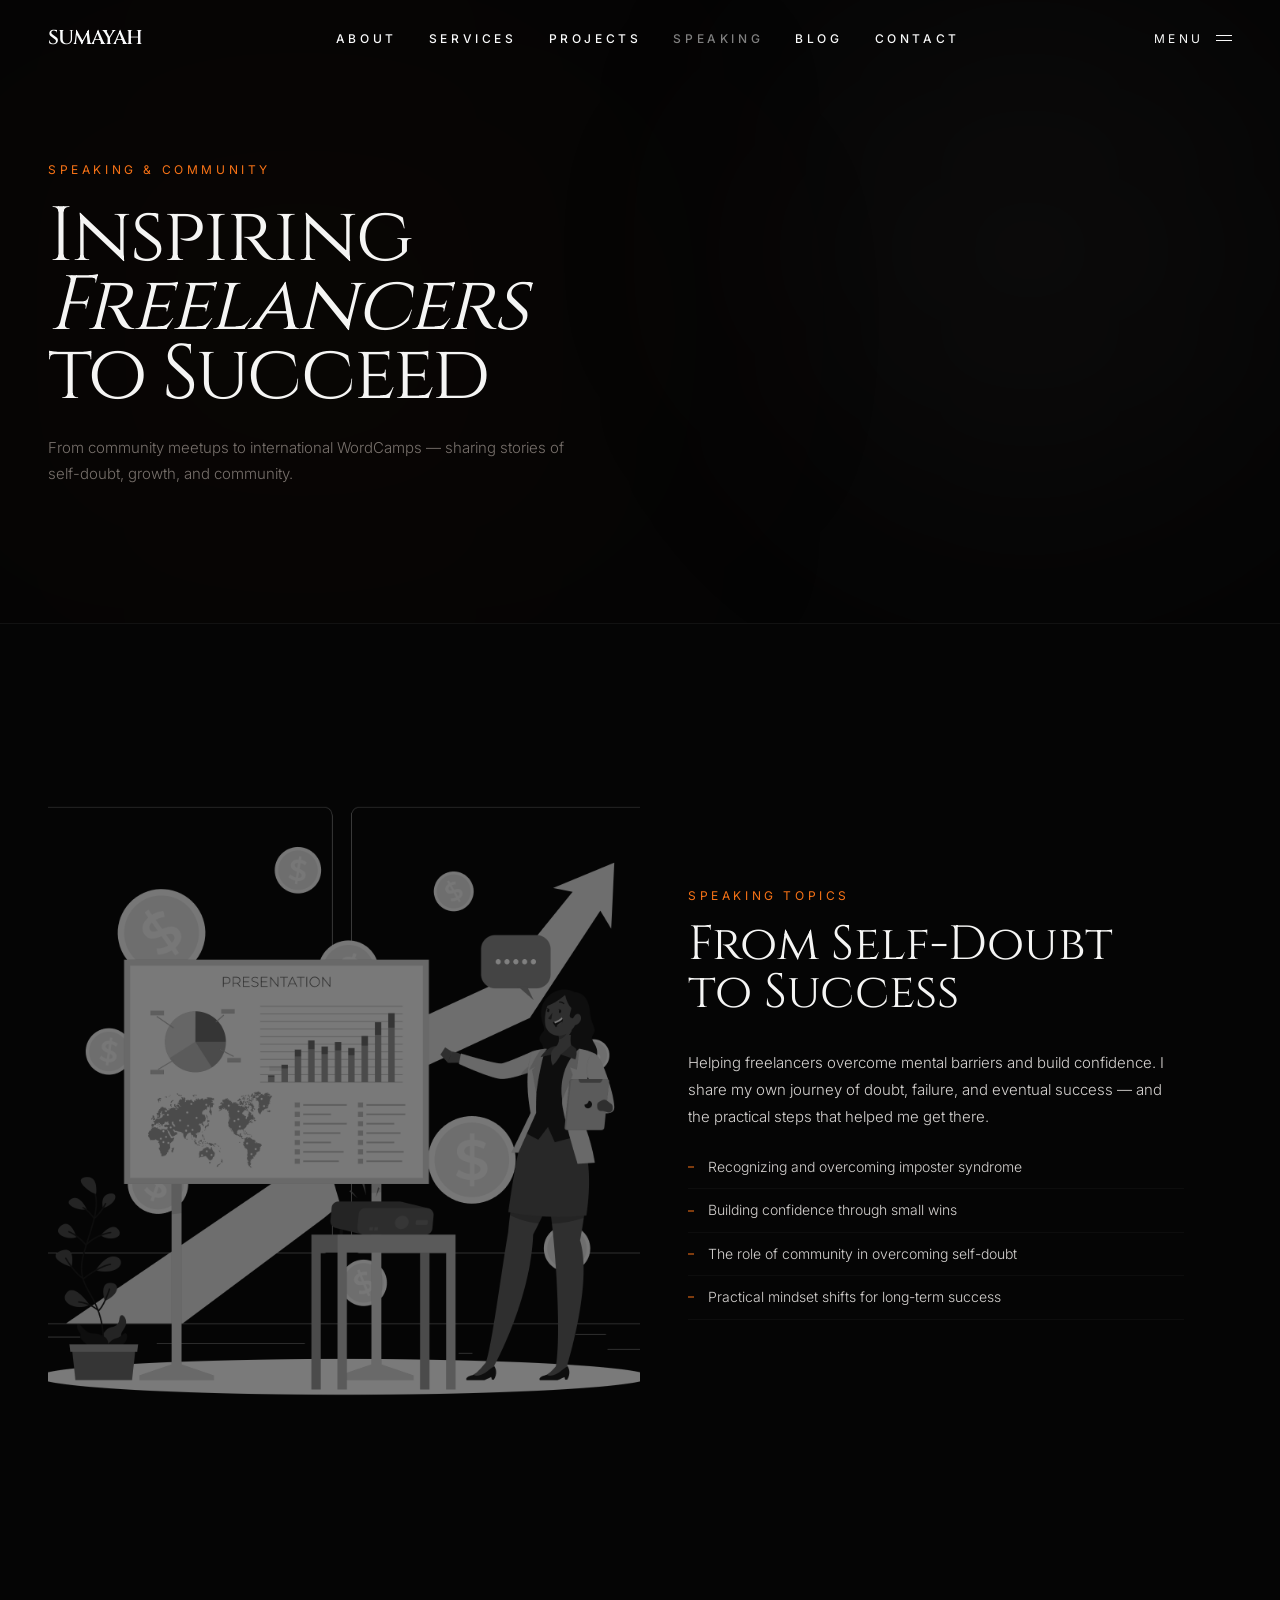
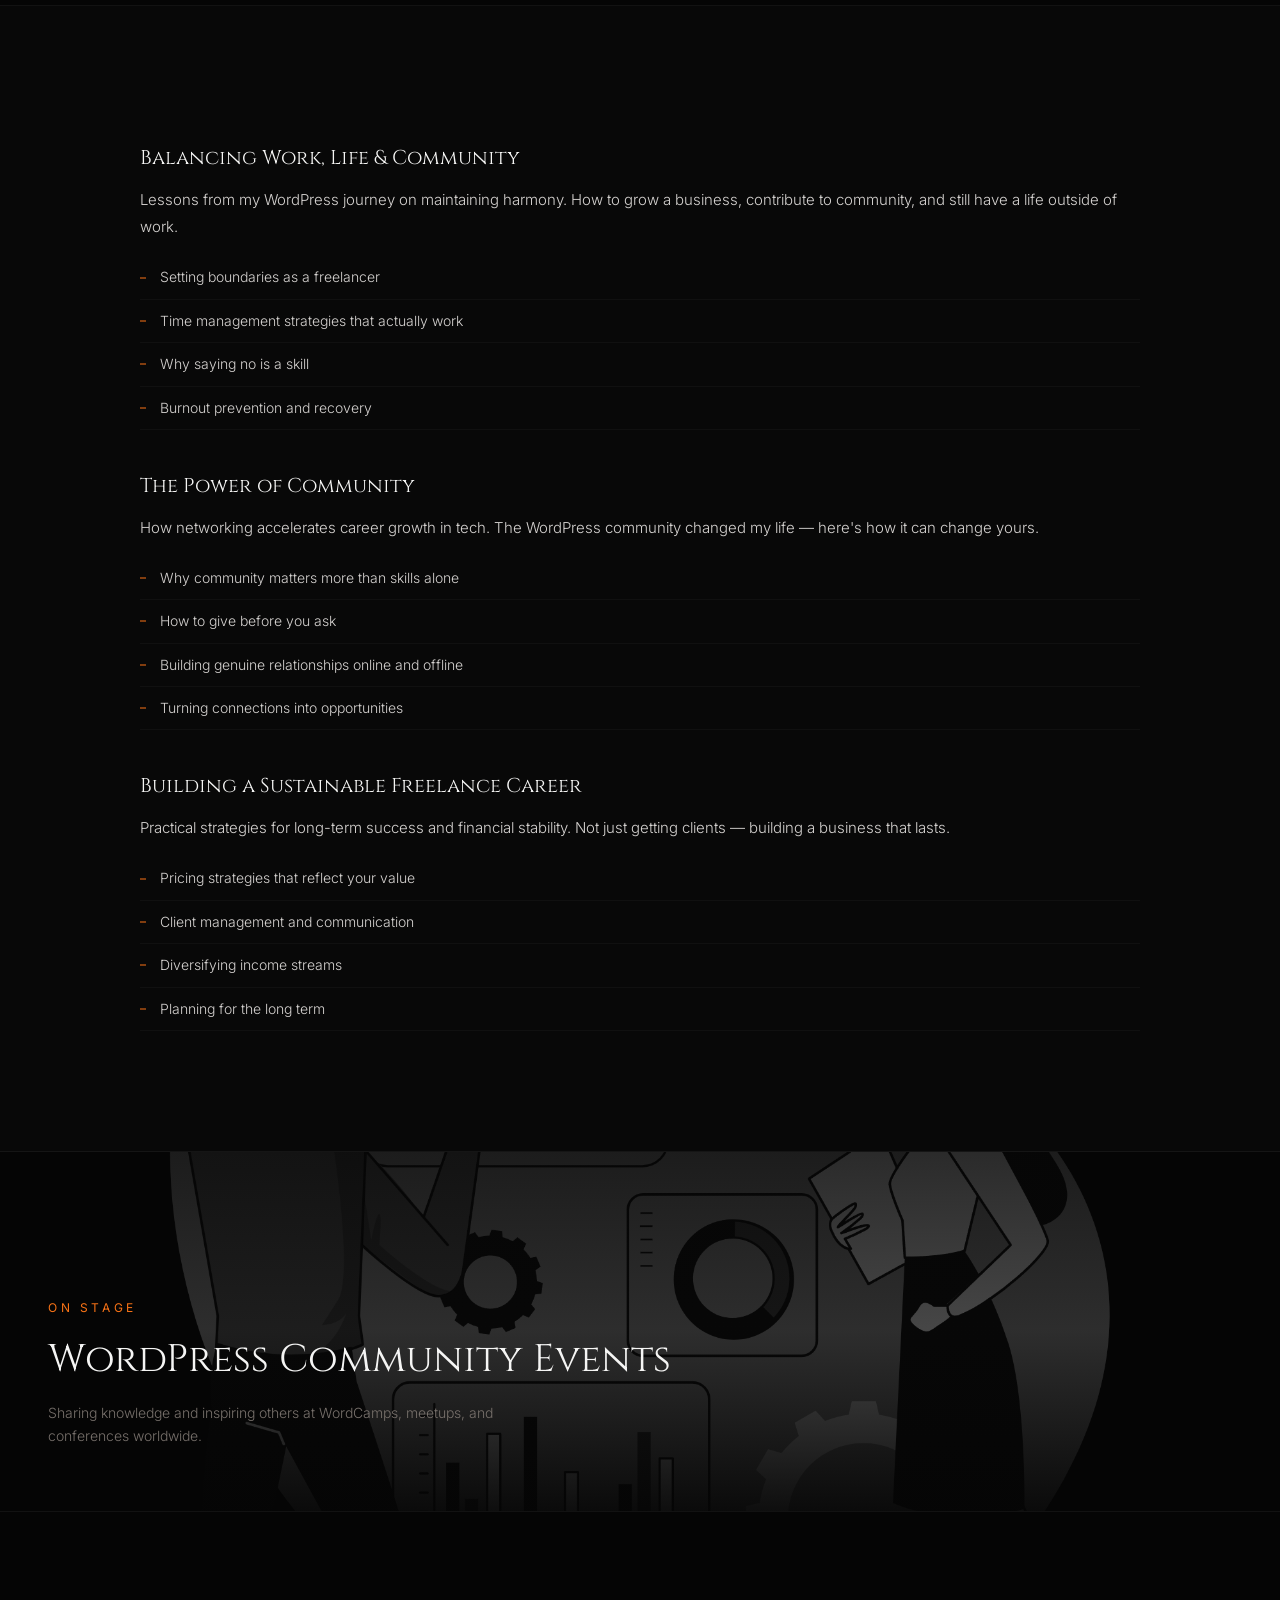
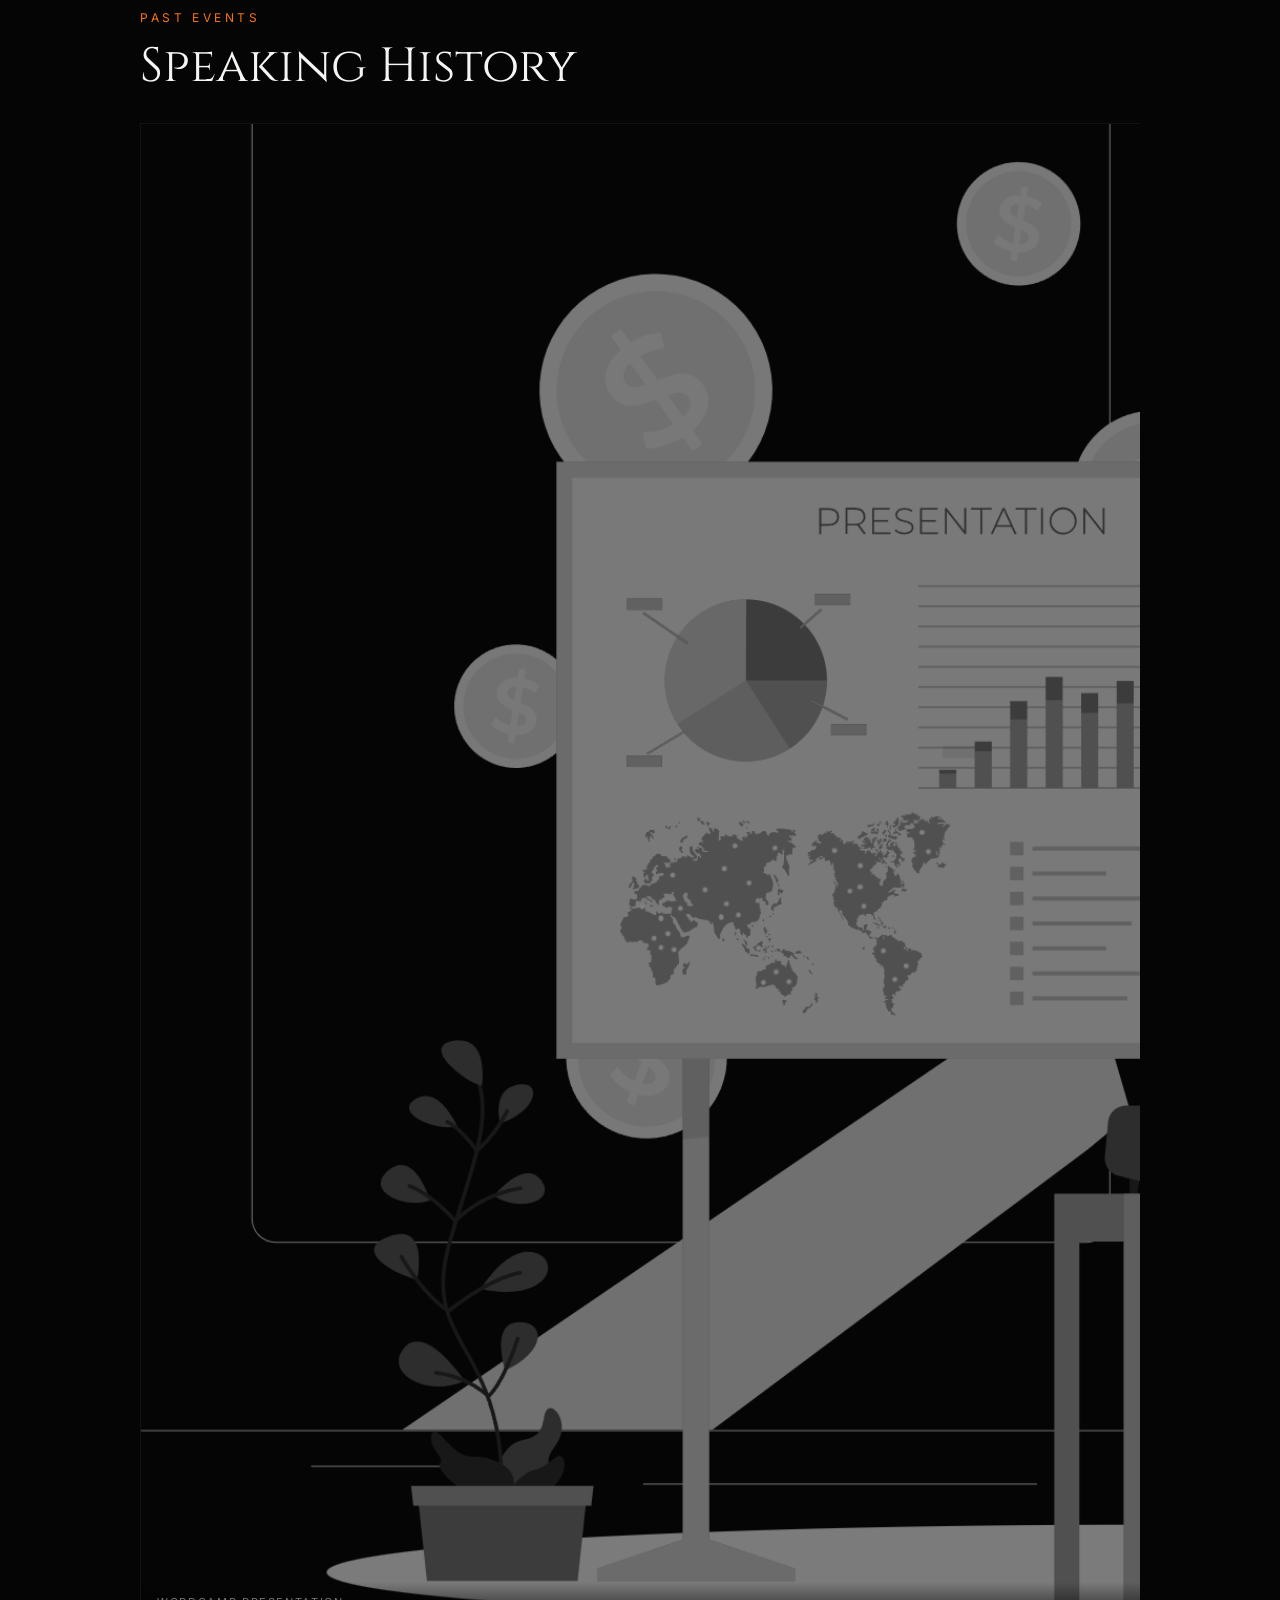
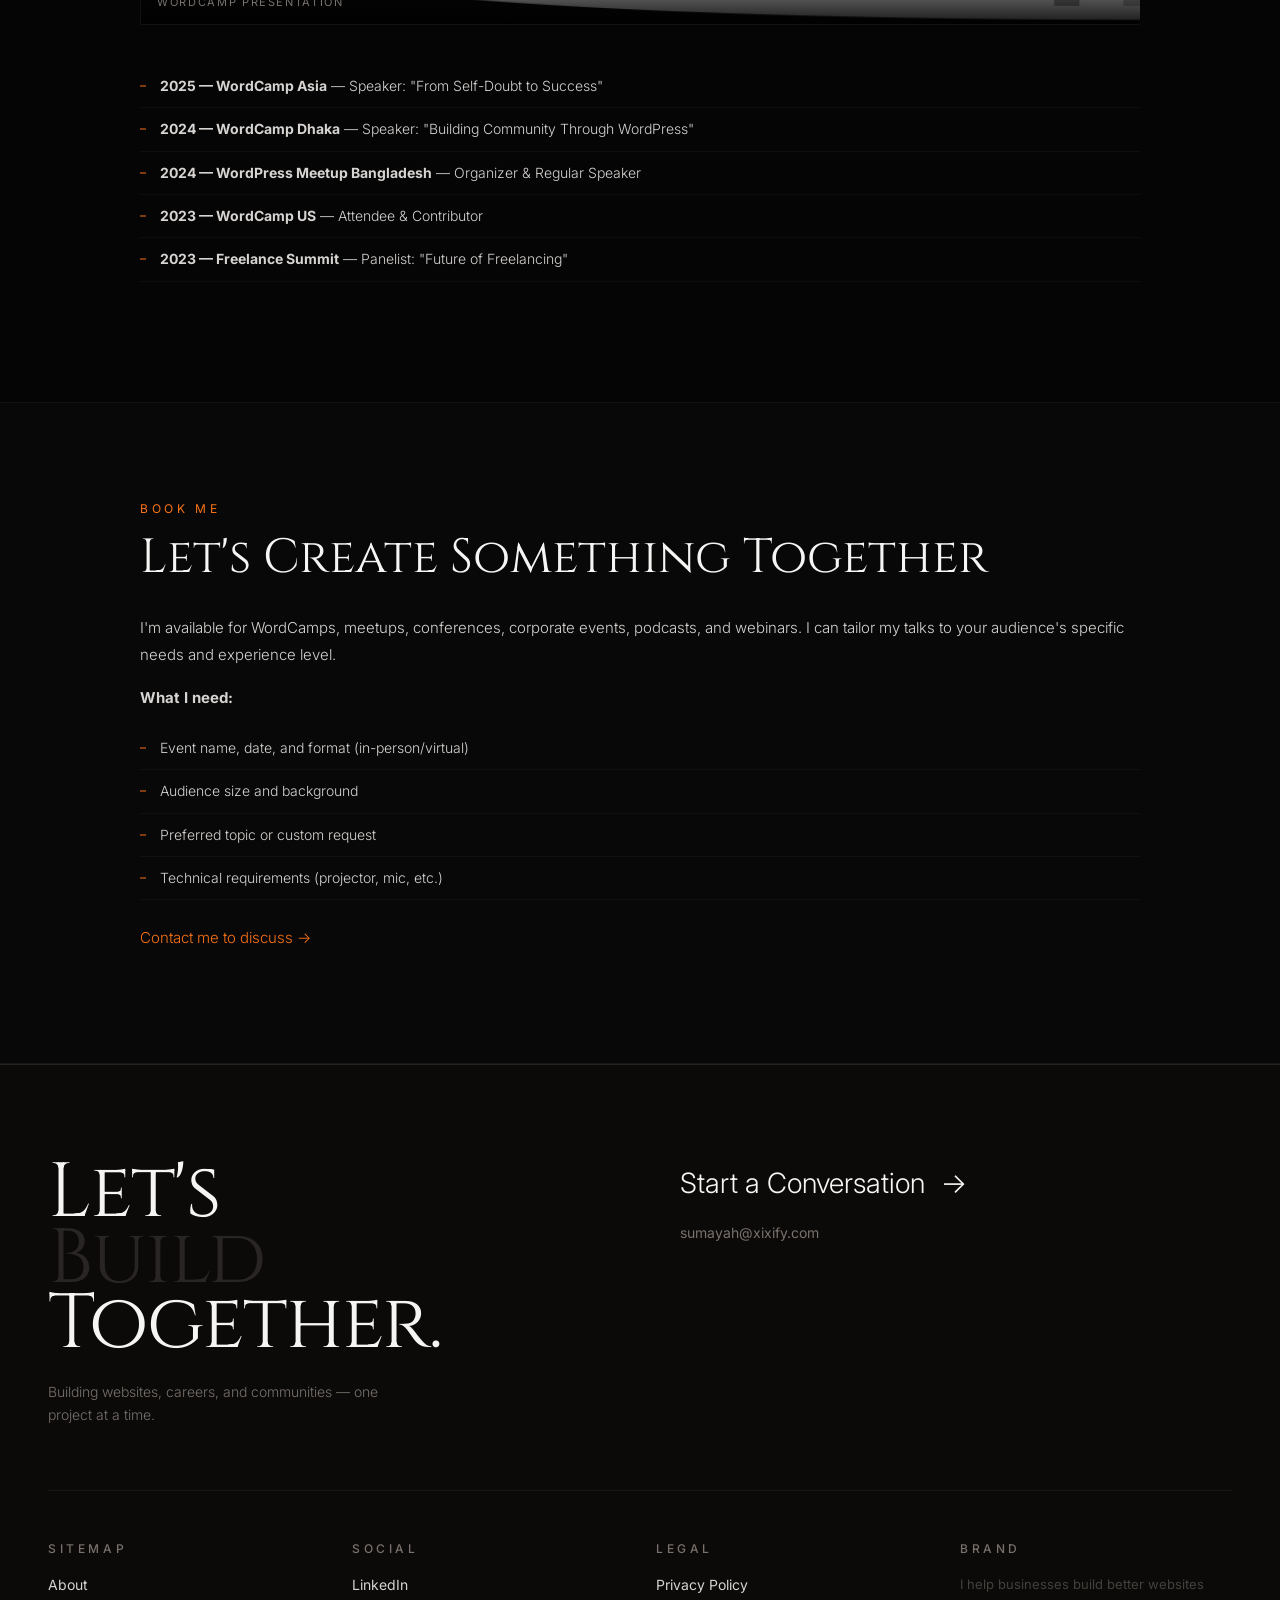
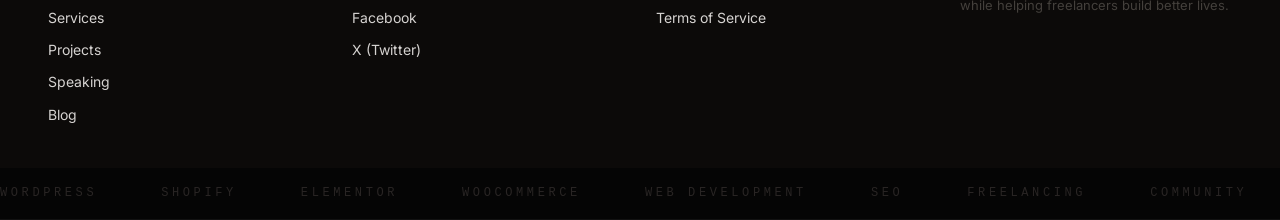
<file: speaking.html>
<!DOCTYPE html>
<html lang="en" class="dark">
<head>
  <meta charset="UTF-8">
  <meta name="viewport" content="width=device-width, initial-scale=1.0">
  <title>Speaking — Sumayah Islam</title>
  <meta name="description" content="Book Sumayah Islam as a speaker for WordCamps, meetups, and tech events.">
  <link rel="preconnect" href="https://fonts.googleapis.com">
  <link rel="preconnect" href="https://fonts.gstatic.com" crossorigin>
  <link href="https://fonts.googleapis.com/css2?family=Cinzel:wght@400;600&family=Inter:wght@300;400;500&display=swap" rel="stylesheet">
  <link rel="stylesheet" href="css/typography.css">
  <link rel="stylesheet" href="css/animations.css">
  <link rel="stylesheet" href="css/style.css">
  <link rel="stylesheet" href="css/subpage.css">
</head>
<body>
<nav class="navbar">
  <a href="index.html" class="nav-logo">SUMAYAH</a>
  <ul class="nav-links">
    <li><a href="about.html">ABOUT</a></li>
    <li><a href="services.html">SERVICES</a></li>
    <li><a href="projects.html">PROJECTS</a></li>
    <li><a href="speaking.html" class="active-page">SPEAKING</a></li>
    <li><a href="blog.html">BLOG</a></li>
    <li><a href="contact.html">CONTACT</a></li>
  </ul>
  <button class="menu-btn" aria-label="Toggle menu">
    <span class="menu-btn-text">MENU</span>
    <span class="menu-btn-lines"><span></span><span></span></span>
  </button>
</nav>
<div class="menu-overlay">
  <a href="about.html">About</a><a href="services.html">Services</a><a href="projects.html">Projects</a>
  <a href="speaking.html">Speaking</a><a href="blog.html">Blog</a><a href="contact.html">Contact</a>
</div>
<main>

<div class="page-hero">
  <div class="hero-glow-tr"></div>
  <div class="hero-glow-bl"></div>
  <div class="section-label">Speaking &amp; Community</div>
  <h1>Inspiring <span class="accent-word italic-accent">Freelancers</span><br>to Succeed</h1>
  <p class="hero-subtitle">From community meetups to international WordCamps — sharing stories of self-doubt, growth, and community.</p>
</div>

<!-- Speaker Image + Topics -->
<section class="sub-section bg-primary">
  <div class="side-image">
    <div class="side-img"><img src="images/illust-Investor_presentation-rafiki.png" alt="Sumayah speaking at WordCamp" loading="lazy"></div>
    <div class="side-content">
      <div class="section-label">Speaking Topics</div>
      <h2>From Self-Doubt to Success</h2>
      <p>Helping freelancers overcome mental barriers and build confidence. I share my own journey of doubt, failure, and eventual success — and the practical steps that helped me get there.</p>
      <ul>
        <li>Recognizing and overcoming imposter syndrome</li>
        <li>Building confidence through small wins</li>
        <li>The role of community in overcoming self-doubt</li>
        <li>Practical mindset shifts for long-term success</li>
      </ul>
    </div>
  </div>
</section>

<section class="sub-section bg-secondary">
  <div class="section-inner">
    <h3>Balancing Work, Life &amp; Community</h3>
    <p>Lessons from my WordPress journey on maintaining harmony. How to grow a business, contribute to community, and still have a life outside of work.</p>
    <ul>
      <li>Setting boundaries as a freelancer</li>
      <li>Time management strategies that actually work</li>
      <li>Why saying no is a skill</li>
      <li>Burnout prevention and recovery</li>
    </ul>
    <h3>The Power of Community</h3>
    <p>How networking accelerates career growth in tech. The WordPress community changed my life — here's how it can change yours.</p>
    <ul>
      <li>Why community matters more than skills alone</li>
      <li>How to give before you ask</li>
      <li>Building genuine relationships online and offline</li>
      <li>Turning connections into opportunities</li>
    </ul>
    <h3>Building a Sustainable Freelance Career</h3>
    <p>Practical strategies for long-term success and financial stability. Not just getting clients — building a business that lasts.</p>
    <ul>
      <li>Pricing strategies that reflect your value</li>
      <li>Client management and communication</li>
      <li>Diversifying income streams</li>
      <li>Planning for the long term</li>
    </ul>
  </div>
</section>

<!-- Full-width speaking image -->
<div class="img-section" style="min-height:40vh;">
  <img src="images/illust-Business_Plan-bro.png" alt="Sumayah speaking on stage" loading="lazy">
  <div class="img-overlay">
    <div class="section-label">On Stage</div>
    <h2>WordPress Community Events</h2>
    <p>Sharing knowledge and inspiring others at WordCamps, meetups, and conferences worldwide.</p>
  </div>
</div>

<!-- Past Events + Gallery -->
<section class="sub-section bg-primary">
  <div class="section-inner">
    <div class="section-label">Past Events</div>
    <h2>Speaking History</h2>
    <div class="img-gallery">
      <div class="gallery-item"><img src="images/illust-Investor_presentation-rafiki.png" alt="Speaking event" loading="lazy"><div class="gallery-label">WordCamp Presentation</div></div>
      <div class="gallery-item"><img src="images/illust-Business_vision-bro.png" alt="Speaking event" loading="lazy"><div class="gallery-label">Community Talk</div></div>
      <div class="gallery-item"><img src="images/illust-Investor_presentation-rafiki.png" alt="WordCamp" loading="lazy"><div class="gallery-label">WordCamp Dhaka</div></div>
      <div class="gallery-item"><img src="images/illust-Business_Plan-bro.png" alt="On stage" loading="lazy"><div class="gallery-label">WordPress Event</div></div>
    </div>
    <ul style="margin-top:32px;">
      <li><strong>2025 — WordCamp Asia</strong> — Speaker: "From Self-Doubt to Success"</li>
      <li><strong>2024 — WordCamp Dhaka</strong> — Speaker: "Building Community Through WordPress"</li>
      <li><strong>2024 — WordPress Meetup Bangladesh</strong> — Organizer &amp; Regular Speaker</li>
      <li><strong>2023 — WordCamp US</strong> — Attendee &amp; Contributor</li>
      <li><strong>2023 — Freelance Summit</strong> — Panelist: "Future of Freelancing"</li>
    </ul>
  </div>
</section>

<!-- Book Me -->
<section class="sub-section bg-secondary">
  <div class="section-inner">
    <div class="section-label">Book Me</div>
    <h2>Let's Create Something Together</h2>
    <p>I'm available for WordCamps, meetups, conferences, corporate events, podcasts, and webinars. I can tailor my talks to your audience's specific needs and experience level.</p>
    <p><strong>What I need:</strong></p>
    <ul>
      <li>Event name, date, and format (in-person/virtual)</li>
      <li>Audience size and background</li>
      <li>Preferred topic or custom request</li>
      <li>Technical requirements (projector, mic, etc.)</li>
    </ul>
    <p><a href="contact.html" style="color:#f97316;">Contact me to discuss →</a></p>
  </div>
</section>

</main>
<footer class="footer">
  <div class="footer-top">
    <div class="footer-brand">
      <h2>Let's<br><span class="ghost-word">Build</span><br>Together.</h2>
      <p>Building websites, careers, and communities — one project at a time.</p>
    </div>
    <div class="footer-cta">
      <a href="contact.html"><span>Start a Conversation</span><span class="arrow">&rarr;</span></a>
      <span class="email">sumayah@xixify.com</span>
    </div>
  </div>
  <div class="footer-bottom">
    <div class="footer-col">
      <div class="footer-col-title">Sitemap</div>
      <a href="about.html">About</a><a href="services.html">Services</a><a href="projects.html">Projects</a><a href="speaking.html">Speaking</a><a href="blog.html">Blog</a>
    </div>
    <div class="footer-col">
      <div class="footer-col-title">Social</div>
      <a href="https://linkedin.com/in/sumayahislam" target="_blank">LinkedIn</a>
      <a href="https://facebook.com/sumayahislam" target="_blank">Facebook</a>
      <a href="https://twitter.com/sumayahislam" target="_blank">X (Twitter)</a>
    </div>
    <div class="footer-col">
      <div class="footer-col-title">Legal</div>
      <a href="#">Privacy Policy</a><a href="#">Terms of Service</a>
    </div>
    <div class="footer-col">
      <div class="footer-col-title">Brand</div>
      <p class="footer-copyright" style="text-transform:none;letter-spacing:0;font-size:13px;line-height:1.6;">I help businesses build better websites while helping freelancers build better lives.</p>
    </div>
  </div>
</footer>
<div class="marquee-section">
  <div class="marquee-track">
    <span>WORDPRESS</span><span>SHOPIFY</span><span>ELEMENTOR</span><span>WOOCOMMERCE</span><span>WEB DEVELOPMENT</span><span>SEO</span><span>FREELANCING</span><span>COMMUNITY</span>
    <span>WORDPRESS</span><span>SHOPIFY</span><span>ELEMENTOR</span><span>WOOCOMMERCE</span><span>WEB DEVELOPMENT</span><span>SEO</span><span>FREELANCING</span><span>COMMUNITY</span>
  </div>
</div>
<script src="js/main.js"></script>
</body>
</html>
</file>
<file: css/typography.css>
/* ============================================
   TYPOGRAPHY — EXACT Ramond Holdings
   Display: Cinzel | Body: Inter
   ============================================ */

@import url('https://fonts.googleapis.com/css2?family=Cinzel:wght@400;600&family=Inter:wght@300;400;500&display=swap');

body {
  font-family: 'Inter', sans-serif;
}

.font-display {
  font-family: 'Cinzel', serif;
}

.font-body {
  font-family: 'Inter', sans-serif;
}

/* Type Scale */
.display-xl {
  font-family: 'Cinzel', serif;
  font-size: clamp(48px, 8vw, 128px);
  line-height: 0.9;
  letter-spacing: -0.025em;
  font-weight: 400;
}

.display-lg {
  font-family: 'Cinzel', serif;
  font-size: clamp(32px, 5vw, 80px);
  line-height: 0.9;
  font-weight: 400;
}

.display-md {
  font-family: 'Cinzel', serif;
  font-size: clamp(24px, 3vw, 48px);
  line-height: 1;
  font-weight: 400;
}

.body-text {
  font-family: 'Inter', sans-serif;
  font-size: 14px;
  font-weight: 300;
  line-height: 1.75;
  color: #d6d3d1;
}

.label {
  font-family: 'Inter', sans-serif;
  font-size: 12px;
  font-weight: 400;
  text-transform: uppercase;
  letter-spacing: 0.3em;
}

.label-orange { color: #f97316; }
.label-muted  { color: #78716c; }

.italic-accent {
  font-style: italic;
  font-family: 'Cinzel', serif;
}

.ghost-text {
  color: #292524;
}
</file>
<file: css/animations.css>
/* ============================================
   ANIMATIONS — Anti-Gravity Motion System
   EXACT match to Ramond Holdings design
   ============================================ */

/* 1. Marquee Scroll */
@keyframes marquee {
  0%   { transform: translateX(0); }
  100% { transform: translateX(-50%); }
}
.animate-marquee { animation: marquee 40s linear infinite; }

/* 2. Bounce — scroll indicator */
@keyframes bounce {
  0%, 100% {
    transform: translateY(-25%);
    animation-timing-function: cubic-bezier(0.8, 0, 1, 1);
  }
  50% {
    transform: none;
    animation-timing-function: cubic-bezier(0, 0, 0.2, 1);
  }
}
.animate-bounce { animation: bounce 1s ease infinite; }

/* 3. Pulse — status dot */
@keyframes pulse {
  50% { opacity: 0.5; }
}
.animate-pulse { animation: pulse 2s cubic-bezier(0.4, 0, 0.6, 1) infinite; }

/* 4. Anti-gravity Float */
@keyframes float {
  0%, 100% { transform: translateY(0px); }
  50%       { transform: translateY(-10px); }
}
.animate-float { animation: float 3s ease-in-out infinite; }

/* 5. Fade + Slide In — section entry */
@keyframes fadeSlideIn {
  0%   { opacity: 0; transform: translateY(30px); filter: blur(8px); }
  100% { opacity: 1; transform: translateY(0px); filter: blur(0px); }
}
.animate-fadeSlideIn {
  animation: fadeSlideIn 0.8s cubic-bezier(0.16, 1, 0.3, 1) forwards;
}

/* 6. Column Reveal */
@keyframes columnReveal {
  0%   { clip-path: inset(0 0 100%); opacity: 0; }
  100% { clip-path: inset(0 0 0%);   opacity: 1; }
}

/* 7. Sonar Ring */
@keyframes sonar {
  0%   { transform: scale(1); opacity: 1; }
  100% { transform: scale(2); opacity: 0; }
}

/* 8. Counter Animation */
@keyframes countUp {
  0%   { opacity: 0; transform: translateY(20px); }
  100% { opacity: 1; transform: translateY(0); }
}

/* ============================================
   TRANSITIONS
   ============================================ */
.transition-standard { transition: all 300ms ease; }
.transition-slow     { transition: all 700ms ease; }
.transition-colors   { transition: color 300ms ease, background-color 300ms ease; }
.transition-transform { transition: transform 700ms cubic-bezier(0.16, 1, 0.3, 1); }

/* Nav link hover */
.nav-link:hover { opacity: 0.5; transition: opacity 300ms ease; }

/* ============================================
   SCROLL-TRIGGERED
   ============================================ */
[data-animate] {
  opacity: 0;
  transform: translateY(30px);
}
[data-animate].in-view {
  animation: fadeSlideIn 0.8s cubic-bezier(0.16, 1, 0.3, 1) forwards;
}

[data-stagger] > *:nth-child(1) { animation-delay: 0ms; }
[data-stagger] > *:nth-child(2) { animation-delay: 100ms; }
[data-stagger] > *:nth-child(3) { animation-delay: 200ms; }
[data-stagger] > *:nth-child(4) { animation-delay: 300ms; }
[data-stagger] > *:nth-child(5) { animation-delay: 400ms; }
[data-stagger] > *:nth-child(6) { animation-delay: 500ms; }
[data-stagger] > *:nth-child(7) { animation-delay: 600ms; }
[data-stagger] > *:nth-child(8) { animation-delay: 700ms; }

/* Smooth scroll */
html { scroll-behavior: smooth; }
</file>
<file: css/style.css>
/* ============================================
   SUMAYAH ISLAM — EXACT RAMOND HOLDINGS DESIGN
   Dark luxury · Editorial · Anti-Gravity
   Orange accent · Stone palette · Near-black
   ============================================ */

/* ============================================
   1. CSS VARIABLES — EXACT RAMOND PALETTE
   ============================================ */
:root {
  --color-bg-primary:    #050505;
  --color-bg-secondary:  #080808;
  --color-bg-card:       #0a0a0a;
  --color-bg-footer:     #0c0a09;

  --color-text-primary:   #f5f5f4;
  --color-text-secondary: #d6d3d1;
  --color-text-muted:     #78716c;
  --color-text-faint:     #44403c;
  --color-text-ghost:     #292524;

  --color-accent:         #f97316;
  --color-accent-bg:      rgba(120, 53, 15, 0.2);

  --color-border:         rgba(255,255,255,0.05);
  --color-border-light:   rgba(255,255,255,0.10);

  --font-display: 'Cinzel', serif;
  --font-body:    'Inter', sans-serif;
  --font-mono:    ui-monospace, 'SF Mono', Menlo, monospace;

  --transition-fast:   300ms ease;
  --transition-slow:   700ms ease;
  --transition-luxury: 700ms cubic-bezier(0.16, 1, 0.3, 1);
}

/* ============================================
   2. RESET & BASE
   ============================================ */
*, *::before, *::after { box-sizing: border-box; margin: 0; padding: 0; }

html {
  scroll-behavior: smooth;
  -webkit-font-smoothing: antialiased;
  -moz-osx-font-smoothing: grayscale;
}

body {
  background-color: #050505;
  color: #d6d3d1;
  font-family: 'Inter', sans-serif;
  font-size: 16px;
  line-height: 1.6;
  overflow-x: hidden;
}

a { color: inherit; text-decoration: none; transition: color 300ms ease; }
a:hover { color: #f97316; }

img { max-width: 100%; height: auto; display: block; }

::selection {
  background-color: rgba(120, 53, 15, 0.30);
  color: rgb(254, 226, 226);
}

/* Scrollbar */
::-webkit-scrollbar { width: 4px; }
::-webkit-scrollbar-track { background: #0c0a09; }
::-webkit-scrollbar-thumb { background: #44403c; border-radius: 2px; }
::-webkit-scrollbar-thumb:hover { background: #78716c; }
html { scrollbar-width: thin; scrollbar-color: #44403c #0c0a09; }

/* ============================================
   3. NAVBAR
   ============================================ */
.navbar {
  position: fixed;
  top: 0; left: 0; right: 0;
  z-index: 50;
  mix-blend-mode: difference;
  color: white;
  padding: 24px;
  display: flex;
  justify-content: space-between;
  align-items: center;
  transition: all 300ms ease;
}
@media (min-width: 768px) { .navbar { padding: 24px 48px; } }

.navbar.scrolled {
  mix-blend-mode: normal;
  background: rgba(5, 5, 5, 0.85);
  backdrop-filter: blur(20px);
  padding: 16px 24px;
  border-bottom: 1px solid var(--color-border);
}

.nav-logo {
  font-family: 'Cinzel', serif;
  font-size: 20px;
  font-weight: 600;
  letter-spacing: -1px;
  line-height: 28px;
  color: white;
}
.nav-logo:hover { color: white; opacity: 0.8; }

.nav-links {
  display: none;
  gap: 32px;
  list-style: none;
}
@media (min-width: 768px) { .nav-links { display: flex; } }

.nav-links a {
  font-size: 12px;
  font-weight: 500;
  text-transform: uppercase;
  letter-spacing: 0.3em;
  color: white;
  transition: opacity 300ms ease;
}
.nav-links a:hover { opacity: 0.5; color: white; }

.menu-btn {
  display: flex;
  align-items: center;
  gap: 12px;
  background: none;
  border: none;
  color: white;
  cursor: pointer;
}
.menu-btn-text {
  font-size: 12px;
  text-transform: uppercase;
  letter-spacing: 0.3em;
  font-family: 'Inter', sans-serif;
}
.menu-btn-lines { display: flex; flex-direction: column; gap: 4px; }
.menu-btn-lines span { display: block; height: 1px; background: white; transition: width 300ms ease; }
.menu-btn-lines span:nth-child(1) { width: 16px; }
.menu-btn-lines span:nth-child(2) { width: 16px; }
.menu-btn:hover .menu-btn-lines span:nth-child(1) { width: 24px; }
.menu-btn:hover .menu-btn-lines span:nth-child(2) { width: 8px; margin-left: auto; }

/* Mobile Menu Overlay */
.menu-overlay {
  position: fixed; inset: 0;
  background: rgba(5, 5, 5, 0.97);
  backdrop-filter: blur(20px);
  z-index: 100;
  display: flex;
  flex-direction: column;
  justify-content: center;
  align-items: center;
  gap: 32px;
  opacity: 0;
  pointer-events: none;
  transition: opacity 400ms ease;
}
.menu-overlay.open { opacity: 1; pointer-events: all; }
.menu-overlay a {
  font-family: 'Cinzel', serif;
  font-size: clamp(32px, 6vw, 64px);
  color: #f5f5f4;
  transition: color 300ms ease;
}
.menu-overlay a:hover { color: #f97316; }

/* ============================================
   4. HERO
   ============================================ */
.hero {
  position: relative;
  min-height: 100vh;
  width: 100%;
  display: flex;
  flex-direction: column;
  justify-content: space-between;
  padding: 128px 24px 48px;
  border-bottom: 1px solid var(--color-border);
  overflow: hidden;
}
@media (min-width: 768px) { .hero { padding: 128px 48px 48px; } }

/* Glow Effects — EXACT Ramond */
.hero-glow-tr {
  position: absolute; top: 0; right: 0;
  width: 500px; height: 500px;
  background: rgba(68, 64, 60, 0.10);
  border-radius: 50%;
  filter: blur(120px);
  pointer-events: none;
}
.hero-glow-bl {
  position: absolute; bottom: 0; left: 0;
  width: 600px; height: 600px;
  background: rgba(120, 53, 15, 0.05);
  border-radius: 50%;
  filter: blur(150px);
  pointer-events: none;
}

.hero-eyebrow {
  display: flex;
  align-items: center;
  gap: 16px;
  font-size: 12px;
  font-weight: 500;
  text-transform: uppercase;
  letter-spacing: 0.3em;
  color: #78716c;
  margin-bottom: 32px;
}
.hero-dot {
  width: 8px; height: 8px;
  border-radius: 50%;
  background: #f97316;
}

.hero-headline {
  font-family: 'Cinzel', serif;
  font-size: clamp(48px, 8vw, 128px);
  line-height: 0.9;
  letter-spacing: -0.025em;
  font-weight: 400;
  color: #f5f5f4;
  margin-bottom: 32px;
  max-width: 90vw;
}
.hero-headline .ghost-word {
  color: #292524;
}
.hero-headline .accent-word {
  color: #f5f5f4;
  font-style: italic;
  font-family: 'Cinzel', serif;
}

.hero-subtitle {
  max-width: 520px;
  font-size: 14px;
  font-weight: 300;
  line-height: 1.75;
  color: #78716c;
  margin-bottom: 40px;
}

.hero-cta-group {
  display: flex;
  flex-wrap: wrap;
  gap: 16px;
  margin-bottom: 48px;
}

/* CTA Buttons */
.btn-primary {
  display: inline-flex;
  align-items: center;
  gap: 12px;
  padding: 16px 32px;
  background: #f97316;
  color: white;
  font-family: 'Inter', sans-serif;
  font-size: 12px;
  font-weight: 500;
  letter-spacing: 0.1em;
  border: none;
  border-radius: 0;
  cursor: pointer;
  transition: all 300ms ease;
  text-transform: uppercase;
}
.btn-primary:hover {
  background: #ea580c;
  color: white;
  transform: translateY(-2px);
}

.btn-outline {
  display: inline-flex;
  align-items: center;
  gap: 12px;
  padding: 16px 32px;
  background: transparent;
  color: #f5f5f4;
  font-family: 'Inter', sans-serif;
  font-size: 12px;
  font-weight: 500;
  letter-spacing: 0.1em;
  border: 1px solid var(--color-border-light);
  border-radius: 0;
  cursor: pointer;
  transition: all 300ms ease;
  text-transform: uppercase;
}
.btn-outline:hover {
  border-color: #f97316;
  color: #f97316;
  transform: translateY(-2px);
}

.hero-scroll {
  display: flex;
  align-items: center;
  gap: 8px;
  font-size: 12px;
  color: #44403c;
  text-transform: uppercase;
  letter-spacing: 0.3em;
}
.hero-scroll svg { animation: bounce 1s ease infinite; }

/* Hero Image — B&W portrait on right */
.hero-image-container {
  position: absolute;
  right: 0;
  bottom: 0;
  width: clamp(300px, 35vw, 550px);
  height: 100%;
  overflow: hidden;
  pointer-events: none;
  z-index: 1;
}
.hero > div:not(.hero-glow-tr):not(.hero-glow-bl):not(.hero-image-container):not(.hero-scroll) {
  position: relative;
  z-index: 2;
}
@media (min-width: 1024px) {
  .hero-image-container {
    width: clamp(350px, 38vw, 600px);
    right: 0;
  }
}
.hero-image-container img {
  width: 100%;
  height: 100%;
  object-fit: cover;
  object-position: top center;
  filter: grayscale(100%) brightness(0.5) contrast(1.1);
  mask-image: linear-gradient(to left, black 40%, transparent 100%);
  -webkit-mask-image: linear-gradient(to left, black 40%, transparent 100%);
}
@media (max-width: 767px) {
  .hero-image-container {
    position: absolute;
    right: 0;
    bottom: 0;
    width: 50%;
    height: 70%;
    opacity: 0.3;
  }
  .hero-image-container img {
    mask-image: linear-gradient(to left, black 20%, transparent 90%);
    -webkit-mask-image: linear-gradient(to left, black 20%, transparent 90%);
  }
}

/* ============================================
   5. MARQUEE
   ============================================ */
.marquee-section {
  border-bottom: 1px solid var(--color-border);
  padding: 16px 0;
  overflow: hidden;
  background: #050505;
}
.marquee-track {
  white-space: nowrap;
  animation: marquee 40s linear infinite;
  display: flex;
  align-items: center;
  gap: 64px;
  font-family: ui-monospace, 'SF Mono', Menlo, monospace;
  font-size: 12px;
  text-transform: uppercase;
  letter-spacing: 0.3em;
  color: #292524;
}

/* ============================================
   6. ABOUT
   ============================================ */
.about-section {
  padding: 96px 24px;
  background: #050505;
  border-bottom: 1px solid var(--color-border);
}
@media (min-width: 768px) { .about-section { padding: 96px 48px; } }

.about-grid {
  max-width: 1536px;
  margin: 0 auto;
  display: grid;
  grid-template-columns: 1fr;
  gap: 64px;
}
@media (min-width: 768px) { .about-grid { grid-template-columns: 1fr 1fr; gap: 128px; } }

.about-content .section-label {
  font-size: 12px;
  font-weight: 400;
  text-transform: uppercase;
  letter-spacing: 0.3em;
  color: #f97316;
  margin-bottom: 24px;
}
.about-content h2 {
  font-family: 'Cinzel', serif;
  font-size: clamp(32px, 4vw, 56px);
  line-height: 1;
  font-weight: 400;
  color: #f5f5f4;
  margin-bottom: 32px;
}
.about-content p {
  font-size: 14px;
  font-weight: 300;
  line-height: 1.75;
  color: #78716c;
  margin-bottom: 20px;
}
.about-key-message {
  margin-top: 32px;
  padding: 24px;
  border-left: 2px solid #f97316;
  background: rgba(120, 53, 15, 0.2);
}
.about-key-message p {
  font-size: 14px;
  font-weight: 400;
  color: #d6d3d1;
  font-style: italic;
  margin: 0;
}

/* About image */
.about-image {
  position: relative;
  aspect-ratio: 3/4;
  overflow: hidden;
}
.about-image img {
  width: 100%; height: 100%; object-fit: cover;
  filter: grayscale(100%);
  transition: filter 700ms ease, transform 700ms ease;
  transform: scale(1.1);
}
.about-image:hover img {
  filter: grayscale(0%);
  transform: scale(1.0);
}
.about-image-overlay {
  position: absolute; bottom: 0; left: 0; right: 0;
  padding: 32px 24px;
  background: linear-gradient(to top, rgba(5, 5, 5, 0.9), transparent);
}
.about-image-label {
  font-size: 10px;
  text-transform: uppercase;
  letter-spacing: 0.2em;
  color: #f97316;
  background: rgba(120, 53, 15, 0.2);
  padding: 6px 12px;
  border: 1px solid rgba(249, 115, 22, 0.2);
  display: inline-block;
}

/* ============================================
   7. STATS
   ============================================ */
.stats-section {
  padding: 96px 24px;
  background: #080808;
  border-bottom: 1px solid var(--color-border);
  position: relative;
  overflow: hidden;
}
@media (min-width: 768px) { .stats-section { padding: 96px 48px; } }

.stats-glow {
  position: absolute;
  top: 50%; left: 50%;
  transform: translate(-50%, -50%);
  width: 600px; height: 600px;
  background: rgba(120, 53, 15, 0.05);
  border-radius: 50%;
  filter: blur(120px);
  pointer-events: none;
}

.stats-header {
  max-width: 1536px;
  margin: 0 auto 64px;
  text-align: center;
}
.stats-header .section-label {
  font-size: 12px;
  font-weight: 400;
  text-transform: uppercase;
  letter-spacing: 0.3em;
  color: #f97316;
  margin-bottom: 16px;
}
.stats-header h2 {
  font-family: 'Cinzel', serif;
  font-size: clamp(28px, 4vw, 48px);
  font-weight: 400;
  color: #f5f5f4;
}

.stats-grid {
  max-width: 1200px;
  margin: 0 auto;
  display: grid;
  grid-template-columns: repeat(2, 1fr);
  gap: 32px;
}
@media (min-width: 768px) { .stats-grid { grid-template-columns: repeat(3, 1fr); } }
@media (min-width: 1024px) { .stats-grid { grid-template-columns: repeat(6, 1fr); } }

.stat-item {
  text-align: center;
  padding: 32px 16px;
  border: 1px solid var(--color-border);
  background: rgba(10, 10, 10, 0.5);
  transition: all 300ms ease;
}
.stat-item:hover {
  border-color: rgba(249, 115, 22, 0.15);
  background: rgba(120, 53, 15, 0.05);
  transform: translateY(-4px);
}
.stat-number {
  font-family: 'Cinzel', serif;
  font-size: clamp(28px, 4vw, 48px);
  font-weight: 400;
  color: #f5f5f4;
  line-height: 1;
  margin-bottom: 8px;
}
.stat-number .accent { color: #f97316; }
.stat-label {
  font-size: 11px;
  text-transform: uppercase;
  letter-spacing: 0.2em;
  color: #78716c;
  font-weight: 500;
}

/* ============================================
   8. SERVICES
   ============================================ */
.services-section {
  padding: 96px 24px;
  background: #050505;
  border-bottom: 1px solid var(--color-border);
}
@media (min-width: 768px) { .services-section { padding: 96px 48px; } }

.services-header {
  max-width: 1536px;
  margin: 0 auto 64px;
}
.services-header .section-label {
  font-size: 12px;
  font-weight: 400;
  text-transform: uppercase;
  letter-spacing: 0.3em;
  color: #f97316;
  margin-bottom: 16px;
}
.services-header h2 {
  font-family: 'Cinzel', serif;
  font-size: clamp(28px, 4vw, 56px);
  font-weight: 400;
  color: #f5f5f4;
  margin-bottom: 16px;
}
.services-header p {
  font-size: 14px;
  font-weight: 300;
  color: #78716c;
  max-width: 520px;
}

.services-grid {
  max-width: 1536px;
  margin: 0 auto;
  display: grid;
  grid-template-columns: 1fr;
  gap: 24px;
}
@media (min-width: 768px) { .services-grid { grid-template-columns: repeat(2, 1fr); } }
@media (min-width: 1024px) { .services-grid { grid-template-columns: repeat(3, 1fr); } }

.service-card {
  padding: 40px 32px;
  border: 1px solid var(--color-border);
  background: rgba(10, 10, 10, 0.3);
  transition: all 400ms ease;
  position: relative;
  overflow: hidden;
}
.service-card::before {
  content: '';
  position: absolute;
  top: 0; left: 0; right: 0;
  height: 2px;
  background: #f97316;
  transform: scaleX(0);
  transform-origin: left;
  transition: transform 400ms ease;
}
.service-card:hover::before { transform: scaleX(1); }
.service-card:hover {
  border-color: rgba(249, 115, 22, 0.15);
  background: rgba(120, 53, 15, 0.05);
  transform: translateY(-4px);
}

.service-icon {
  width: 48px; height: 48px;
  background: rgba(120, 53, 15, 0.2);
  border-radius: 8px;
  display: flex;
  align-items: center;
  justify-content: center;
  margin-bottom: 24px;
  color: #f97316;
  font-size: 20px;
}

.service-card h3 {
  font-family: 'Cinzel', serif;
  font-size: 20px;
  font-weight: 400;
  color: #f5f5f4;
  margin-bottom: 12px;
}
.service-card p {
  font-size: 14px;
  font-weight: 300;
  line-height: 1.7;
  color: #78716c;
  margin-bottom: 16px;
}

.service-list { list-style: none; display: flex; flex-direction: column; gap: 8px; }
.service-list li {
  font-size: 13px;
  font-weight: 400;
  color: #d6d3d1;
  padding-left: 16px;
  position: relative;
}
.service-list li::before {
  content: '';
  position: absolute;
  left: 0; top: 50%;
  transform: translateY(-50%);
  width: 6px; height: 1px;
  background: #f97316;
}

/* ============================================
   9. INTERLUDE BANNER
   ============================================ */
.interlude {
  position: relative;
  min-height: 60vh;
  width: 100%;
  overflow: hidden;
  display: flex;
  align-items: center;
  justify-content: center;
}
.interlude-overlay {
  position: absolute; inset: 0;
  background: rgba(0, 0, 0, 0.4);
  z-index: 1;
  display: flex;
  align-items: center;
  justify-content: center;
}
.interlude h2 {
  font-family: 'Cinzel', serif;
  font-size: clamp(28px, 5vw, 64px);
  font-weight: 400;
  color: #f5f5f4;
  text-align: center;
  padding: 0 16px;
  letter-spacing: -1px;
}
.interlude h2 .accent-word {
  font-style: italic;
  font-family: 'Cinzel', serif;
}
.interlude-bg {
  width: 100%; height: 100%;
  object-fit: cover;
  filter: grayscale(100%) brightness(0.3);
}

/* ============================================
   10. PROJECTS
   ============================================ */
.projects-section {
  padding: 96px 24px;
  background: #050505;
  border-bottom: 1px solid var(--color-border);
}
@media (min-width: 768px) { .projects-section { padding: 96px 48px; } }

.projects-header {
  max-width: 1536px;
  margin: 0 auto 64px;
}
.projects-header .section-label {
  font-size: 12px;
  font-weight: 400;
  text-transform: uppercase;
  letter-spacing: 0.3em;
  color: #f97316;
  margin-bottom: 16px;
}
.projects-header h2 {
  font-family: 'Cinzel', serif;
  font-size: clamp(28px, 4vw, 56px);
  font-weight: 400;
  color: #f5f5f4;
}

.projects-grid {
  max-width: 1536px;
  margin: 0 auto;
  display: grid;
  grid-template-columns: 1fr;
  gap: 24px;
}
@media (min-width: 768px) { .projects-grid { grid-template-columns: repeat(2, 1fr); } }

.project-card {
  position: relative;
  border: 1px solid var(--color-border);
  background: #080808;
  overflow: hidden;
  transition: all 400ms ease;
}
.project-card:hover {
  border-color: rgba(249, 115, 22, 0.15);
  transform: translateY(-4px);
}

.project-image {
  aspect-ratio: 16/10;
  overflow: hidden;
  position: relative;
}
.project-image img {
  width: 100%; height: 100%; object-fit: cover;
  filter: grayscale(100%) brightness(0.7);
  transition: filter 700ms ease, transform 700ms ease;
  transform: scale(1.1);
}
.project-card:hover .project-image img {
  filter: grayscale(0%) brightness(1);
  transform: scale(1.0);
}
.project-overlay {
  position: absolute; bottom: 0; left: 0; right: 0;
  padding: 24px;
  background: linear-gradient(to top, rgba(0, 0, 0, 0.9), transparent);
  opacity: 0;
  transform: translateY(16px);
  transition: all 500ms ease;
}
.project-card:hover .project-overlay {
  opacity: 1;
  transform: translateY(0);
}
.project-tag {
  font-size: 10px;
  text-transform: uppercase;
  letter-spacing: 0.2em;
  color: #f97316;
  background: rgba(120, 53, 15, 0.3);
  padding: 4px 10px;
  border: 1px solid rgba(249, 115, 22, 0.3);
  display: inline-block;
}

.project-info { padding: 32px; }
.project-info h3 {
  font-family: 'Cinzel', serif;
  font-size: 24px;
  font-weight: 400;
  color: #d6d3d1;
  margin-bottom: 8px;
  transition: color 300ms ease;
}
.project-card:hover .project-info h3 { color: #f5f5f4; }
.project-info .meta {
  font-size: 12px;
  text-transform: uppercase;
  letter-spacing: 0.2em;
  color: #78716c;
  margin-bottom: 16px;
}
.project-info p {
  font-size: 14px;
  font-weight: 300;
  line-height: 1.7;
  color: #78716c;
  margin-bottom: 16px;
}

.project-tech { display: flex; flex-wrap: wrap; gap: 8px; }
.project-tech span {
  font-size: 11px;
  text-transform: uppercase;
  letter-spacing: 0.15em;
  color: #78716c;
  padding: 4px 10px;
  border: 1px solid var(--color-border);
}

.project-results {
  margin-top: 16px;
  padding-top: 16px;
  border-top: 1px solid var(--color-border);
  display: flex;
  gap: 24px;
}
.project-result-item { text-align: center; }
.project-result-item .value {
  font-family: 'Cinzel', serif;
  font-size: 20px;
  font-weight: 400;
  color: #f97316;
}
.project-result-item .label {
  font-size: 10px;
  text-transform: uppercase;
  letter-spacing: 0.15em;
  color: #78716c;
  margin-top: 4px;
}

/* ============================================
   11. SPEAKER
   ============================================ */
.speaker-section {
  padding: 96px 24px;
  background: #080808;
  border-bottom: 1px solid var(--color-border);
  position: relative;
  overflow: hidden;
}
@media (min-width: 768px) { .speaker-section { padding: 96px 48px; } }

.speaker-glow {
  position: absolute;
  top: 20%; right: -10%;
  width: 400px; height: 400px;
  background: rgba(120, 53, 15, 0.05);
  border-radius: 50%;
  filter: blur(100px);
  pointer-events: none;
}

.speaker-grid {
  max-width: 1536px;
  margin: 0 auto;
  display: grid;
  grid-template-columns: 1fr;
  gap: 64px;
}
@media (min-width: 768px) { .speaker-grid { grid-template-columns: 1fr 1fr; gap: 80px; } }

.speaker-content .section-label {
  font-size: 12px;
  font-weight: 400;
  text-transform: uppercase;
  letter-spacing: 0.3em;
  color: #f97316;
  margin-bottom: 16px;
}
.speaker-content h2 {
  font-family: 'Cinzel', serif;
  font-size: clamp(28px, 4vw, 48px);
  font-weight: 400;
  color: #f5f5f4;
  margin-bottom: 24px;
}
.speaker-content p {
  font-size: 14px;
  font-weight: 300;
  line-height: 1.75;
  color: #78716c;
  margin-bottom: 32px;
}

.topics-list { display: flex; flex-direction: column; gap: 24px; }
.topic-item {
  padding: 24px;
  border: 1px solid var(--color-border);
  background: rgba(10, 10, 10, 0.3);
  transition: all 300ms ease;
}
.topic-item:hover {
  border-color: rgba(249, 115, 22, 0.15);
  background: rgba(120, 53, 15, 0.05);
}
.topic-item h4 {
  font-family: 'Cinzel', serif;
  font-size: 16px;
  font-weight: 400;
  color: #f5f5f4;
  margin-bottom: 8px;
}
.topic-item p {
  font-size: 13px;
  font-weight: 300;
  color: #78716c;
  margin: 0;
}

/* Speaker video */
.speaker-video {
  position: relative;
  aspect-ratio: 16/9;
  background: #0a0a0a;
  border: 1px solid var(--color-border);
  overflow: hidden;
}
.speaker-video img { width: 100%; height: 100%; object-fit: cover; opacity: 0.6; }
.speaker-video-play {
  position: absolute;
  top: 50%; left: 50%;
  transform: translate(-50%, -50%);
  width: 72px; height: 72px;
  border: 2px solid #f97316;
  border-radius: 50%;
  display: flex;
  align-items: center;
  justify-content: center;
  color: #f97316;
  cursor: pointer;
  transition: all 300ms ease;
}
.speaker-video-play:hover {
  background: #f97316;
  color: white;
}

/* Event Gallery */
.event-gallery {
  display: flex;
  gap: 16px;
  margin-top: 32px;
  overflow-x: auto;
  scroll-snap-type: x mandatory;
  padding-bottom: 16px;
}
.event-gallery::-webkit-scrollbar { display: none; }
.event-gallery { -ms-overflow-style: none; scrollbar-width: none; }

.event-card {
  min-width: 200px;
  scroll-snap-align: center;
  border: 1px solid var(--color-border);
  padding: 16px;
  text-align: center;
}
.event-card .year {
  font-family: 'Cinzel', serif;
  font-size: 24px;
  font-weight: 400;
  color: #f97316;
  margin-bottom: 8px;
}
.event-card .event-name {
  font-size: 13px;
  font-weight: 400;
  color: #f5f5f4;
  margin-bottom: 4px;
}
.event-card .event-role {
  font-size: 11px;
  text-transform: uppercase;
  letter-spacing: 0.15em;
  color: #78716c;
}

/* ============================================
   12. COMMUNITY — Clean Timeline
   ============================================ */
.community-section {
  padding: 96px 24px;
  background: #050505;
  border-bottom: 1px solid var(--color-border);
}
@media (min-width: 768px) { .community-section { padding: 96px 48px; } }

.community-header {
  max-width: 800px;
  margin: 0 auto 64px;
}
.community-header .section-label {
  font-size: 12px;
  font-weight: 400;
  text-transform: uppercase;
  letter-spacing: 0.3em;
  color: #f97316;
  margin-bottom: 16px;
}
.community-header h2 {
  font-family: 'Cinzel', serif;
  font-size: clamp(28px, 4vw, 48px);
  font-weight: 400;
  color: #f5f5f4;
}

/* Timeline container */
.timeline {
  max-width: 800px;
  margin: 0 auto;
  position: relative;
  padding-left: 40px;
}

/* Vertical line */
.timeline::before {
  content: '';
  position: absolute;
  left: 7px;
  top: 0;
  bottom: 0;
  width: 1px;
  background: rgba(255,255,255,0.10);
}

/* Each timeline entry */
.timeline-item {
  position: relative;
  padding-bottom: 48px;
  display: flex;
  flex-direction: column;
  gap: 0;
}
.timeline-item:last-child {
  padding-bottom: 0;
}

/* Orange dot on the line */
.timeline-dot {
  position: absolute;
  left: -40px;
  top: 6px;
  width: 15px;
  height: 15px;
  background: #050505;
  border: 2px solid #f97316;
  border-radius: 50%;
  z-index: 2;
}

/* Year badge */
.timeline-year {
  font-family: 'Cinzel', serif;
  font-size: 14px;
  font-weight: 400;
  color: #f97316;
  letter-spacing: 0.05em;
  margin-bottom: 8px;
}

/* Event title and description */
.timeline-content {
  padding: 20px 24px;
  border: 1px solid rgba(255,255,255,0.05);
  background: rgba(10, 10, 10, 0.5);
  transition: all 300ms ease;
}
.timeline-content:hover {
  border-color: rgba(249, 115, 22, 0.15);
  background: rgba(120, 53, 15, 0.05);
}

.timeline-content h4 {
  font-family: 'Cinzel', serif;
  font-size: 16px;
  font-weight: 400;
  color: #f5f5f4;
  margin-bottom: 6px;
}
.timeline-content p {
  font-size: 13px;
  font-weight: 300;
  color: #78716c;
  line-height: 1.6;
}

/* ============================================
   13. PHILOSOPHY
   ============================================ */
.philosophy-section {
  padding: 96px 24px;
  background: #080808;
  border-bottom: 1px solid var(--color-border);
}
@media (min-width: 768px) { .philosophy-section { padding: 96px 48px; } }

.philosophy-grid {
  max-width: 1536px;
  margin: 0 auto;
  display: grid;
  grid-template-columns: 1fr;
  gap: 64px;
}
@media (min-width: 768px) { .philosophy-grid { grid-template-columns: 1fr 1fr; gap: 128px; } }

.philosophy-content .section-label {
  font-size: 12px;
  font-weight: 400;
  text-transform: uppercase;
  letter-spacing: 0.3em;
  color: #f97316;
  margin-bottom: 16px;
}
.philosophy-content h2 {
  font-family: 'Cinzel', serif;
  font-size: clamp(28px, 4vw, 48px);
  font-weight: 400;
  color: #f5f5f4;
  line-height: 1.1;
  margin-bottom: 32px;
}

.philosophy-list { display: flex; flex-direction: column; gap: 32px; }
.philosophy-item {
  padding: 24px;
  border: 1px solid var(--color-border);
  background: rgba(10, 10, 10, 0.3);
  transition: all 300ms ease;
}
.philosophy-item:hover {
  border-color: rgba(249, 115, 22, 0.15);
  background: rgba(120, 53, 15, 0.05);
}
.philosophy-item h4 {
  font-family: 'Cinzel', serif;
  font-size: 18px;
  font-weight: 400;
  color: #f5f5f4;
  margin-bottom: 8px;
}
.philosophy-item p {
  font-size: 14px;
  font-weight: 300;
  line-height: 1.7;
  color: #d6d3d1;
}

/* ============================================
   14. TESTIMONIALS
   ============================================ */
.testimonials-section {
  padding: 96px 24px;
  background: #050505;
  border-bottom: 1px solid var(--color-border);
}
@media (min-width: 768px) { .testimonials-section { padding: 96px 48px; } }

.testimonials-header {
  max-width: 1536px;
  margin: 0 auto 64px;
}
.testimonials-header .section-label {
  font-size: 12px;
  font-weight: 400;
  text-transform: uppercase;
  letter-spacing: 0.3em;
  color: #f97316;
  margin-bottom: 16px;
}
.testimonials-header h2 {
  font-family: 'Cinzel', serif;
  font-size: clamp(28px, 4vw, 48px);
  font-weight: 400;
  color: #f5f5f4;
}

.testimonials-grid {
  max-width: 1536px;
  margin: 0 auto;
  display: grid;
  grid-template-columns: 1fr;
  gap: 24px;
}
@media (min-width: 768px) { .testimonials-grid { grid-template-columns: repeat(2, 1fr); } }
@media (min-width: 1024px) { .testimonials-grid { grid-template-columns: repeat(3, 1fr); } }

.testimonial-card {
  padding: 32px;
  border: 1px solid var(--color-border);
  background: rgba(10, 10, 10, 0.3);
  transition: all 300ms ease;
}
.testimonial-card:hover { border-color: rgba(249, 115, 22, 0.1); }

.testimonial-quote {
  font-size: 14px;
  font-weight: 300;
  line-height: 1.8;
  color: #d6d3d1;
  margin-bottom: 24px;
  font-style: italic;
}
.testimonial-author { display: flex; align-items: center; gap: 16px; }
.testimonial-avatar {
  width: 48px; height: 48px;
  border-radius: 50%;
  overflow: hidden;
  border: 1px solid var(--color-border);
}
.testimonial-avatar img { width: 100%; height: 100%; object-fit: cover; }
.testimonial-name { font-size: 14px; font-weight: 500; color: #f5f5f4; }
.testimonial-role { font-size: 12px; color: #78716c; }
.testimonial-category {
  display: inline-block;
  font-size: 10px;
  text-transform: uppercase;
  letter-spacing: 0.2em;
  color: #f97316;
  margin-top: 4px;
}

/* ============================================
   15. BLOG
   ============================================ */
.blog-section {
  padding: 96px 24px;
  background: #080808;
  border-bottom: 1px solid var(--color-border);
}
@media (min-width: 768px) { .blog-section { padding: 96px 48px; } }

.blog-header {
  max-width: 1536px;
  margin: 0 auto 64px;
  display: flex;
  justify-content: space-between;
  align-items: flex-end;
  flex-wrap: wrap;
  gap: 24px;
}
.blog-header .section-label {
  font-size: 12px;
  font-weight: 400;
  text-transform: uppercase;
  letter-spacing: 0.3em;
  color: #f97316;
  margin-bottom: 16px;
}
.blog-header h2 {
  font-family: 'Cinzel', serif;
  font-size: clamp(28px, 4vw, 48px);
  font-weight: 400;
  color: #f5f5f4;
}
.blog-header .view-all {
  font-size: 13px;
  font-weight: 500;
  color: #78716c;
  display: flex;
  align-items: center;
  gap: 8px;
  transition: color 300ms ease;
}
.blog-header .view-all:hover { color: #f97316; }

.blog-grid {
  max-width: 1536px;
  margin: 0 auto;
  display: grid;
  grid-template-columns: 1fr;
  gap: 24px;
}
@media (min-width: 768px) { .blog-grid { grid-template-columns: repeat(3, 1fr); } }

.blog-card {
  border: 1px solid var(--color-border);
  background: rgba(10, 10, 10, 0.3);
  overflow: hidden;
  transition: all 300ms ease;
}
.blog-card:hover {
  border-color: rgba(249, 115, 22, 0.1);
  transform: translateY(-4px);
}

.blog-card-image { aspect-ratio: 16/9; overflow: hidden; }
.blog-card-image img {
  width: 100%; height: 100%; object-fit: cover;
  filter: grayscale(100%);
  transition: filter 700ms ease, transform 700ms ease;
  transform: scale(1.1);
}
.blog-card:hover .blog-card-image img {
  filter: grayscale(0%);
  transform: scale(1.0);
}

.blog-card-content { padding: 24px; }
.blog-card-category {
  font-size: 10px;
  text-transform: uppercase;
  letter-spacing: 0.2em;
  color: #f97316;
  margin-bottom: 12px;
}
.blog-card h3 {
  font-family: 'Cinzel', serif;
  font-size: 18px;
  font-weight: 400;
  color: #f5f5f4;
  margin-bottom: 8px;
  transition: color 300ms ease;
}
.blog-card:hover h3 { color: #f97316; }
.blog-card p {
  font-size: 13px;
  font-weight: 300;
  line-height: 1.7;
  color: #78716c;
}
.blog-card-meta {
  margin-top: 16px;
  font-size: 11px;
  color: #44403c;
}

/* ============================================
   16. MEDIA KIT
   ============================================ */
.mediakit-section {
  padding: 96px 24px;
  background: #050505;
  border-bottom: 1px solid var(--color-border);
}
@media (min-width: 768px) { .mediakit-section { padding: 96px 48px; } }

.mediakit-grid {
  max-width: 1200px;
  margin: 0 auto;
  display: grid;
  grid-template-columns: 1fr;
  gap: 24px;
}
@media (min-width: 768px) { .mediakit-grid { grid-template-columns: repeat(3, 1fr); } }

.mediakit-item {
  padding: 32px;
  border: 1px solid var(--color-border);
  background: rgba(10, 10, 10, 0.3);
  text-align: center;
  transition: all 300ms ease;
  cursor: pointer;
}
.mediakit-item:hover {
  border-color: rgba(249, 115, 22, 0.15);
  background: rgba(120, 53, 15, 0.05);
  transform: translateY(-4px);
}
.mediakit-icon { font-size: 24px; margin-bottom: 16px; color: #f97316; }
.mediakit-item h4 {
  font-family: 'Cinzel', serif;
  font-size: 16px;
  font-weight: 400;
  color: #f5f5f4;
  margin-bottom: 8px;
}
.mediakit-item p { font-size: 13px; color: #78716c; }

/* ============================================
   17. CONTACT
   ============================================ */
.contact-section {
  padding: 96px 24px;
  background: #080808;
  border-bottom: 1px solid var(--color-border);
  position: relative;
  overflow: hidden;
}
@media (min-width: 768px) { .contact-section { padding: 96px 48px; } }

.contact-glow {
  position: absolute;
  bottom: -20%; left: 50%;
  transform: translateX(-50%);
  width: 600px; height: 600px;
  background: rgba(120, 53, 15, 0.06);
  border-radius: 50%;
  filter: blur(120px);
  pointer-events: none;
}

.contact-grid {
  max-width: 1200px;
  margin: 0 auto;
  display: grid;
  grid-template-columns: 1fr;
  gap: 64px;
}
@media (min-width: 768px) { .contact-grid { grid-template-columns: 1fr 1fr; gap: 80px; } }

.contact-content .section-label {
  font-size: 12px;
  font-weight: 400;
  text-transform: uppercase;
  letter-spacing: 0.3em;
  color: #f97316;
  margin-bottom: 16px;
}
.contact-content h2 {
  font-family: 'Cinzel', serif;
  font-size: clamp(28px, 4vw, 48px);
  font-weight: 400;
  color: #f5f5f4;
  line-height: 1.1;
  margin-bottom: 24px;
}
.contact-content p {
  font-size: 14px;
  font-weight: 300;
  line-height: 1.75;
  color: #78716c;
  margin-bottom: 32px;
}

.contact-links { display: flex; flex-direction: column; gap: 16px; }
.contact-link {
  display: flex;
  align-items: center;
  gap: 16px;
  font-size: 14px;
  color: #d6d3d1;
  transition: color 300ms ease;
}
.contact-link:hover { color: #f97316; }
.contact-link-icon {
  width: 40px; height: 40px;
  border: 1px solid var(--color-border);
  display: flex;
  align-items: center;
  justify-content: center;
  flex-shrink: 0;
  font-size: 16px;
}

.contact-form { display: flex; flex-direction: column; gap: 24px; }
.form-group { display: flex; flex-direction: column; gap: 8px; }
.form-group label {
  font-size: 12px;
  text-transform: uppercase;
  letter-spacing: 0.2em;
  color: #78716c;
}
.form-group input,
.form-group textarea {
  padding: 14px 16px;
  background: rgba(10, 10, 10, 0.5);
  border: 1px solid var(--color-border);
  color: #f5f5f4;
  font-family: 'Inter', sans-serif;
  font-size: 14px;
  font-weight: 300;
  transition: border-color 300ms ease;
  outline: none;
  border-radius: 0;
}
.form-group input:focus,
.form-group textarea:focus {
  border-color: #f97316;
}
.form-group textarea { min-height: 120px; resize: vertical; }

/* ============================================
   18. CTA SECTION
   ============================================ */
.cta-section {
  padding: 128px 24px;
  text-align: center;
  background: linear-gradient(180deg, #050505 0%, rgba(120, 53, 15, 0.05) 100%);
  border-bottom: 1px solid var(--color-border);
}
@media (min-width: 768px) { .cta-section { padding: 128px 48px; } }

.cta-section h2 {
  font-family: 'Cinzel', serif;
  font-size: clamp(28px, 5vw, 56px);
  font-weight: 400;
  color: #f5f5f4;
  margin-bottom: 24px;
}
.cta-section p {
  font-size: 14px;
  font-weight: 300;
  color: #78716c;
  max-width: 500px;
  margin: 0 auto 40px;
}
.cta-buttons {
  display: flex;
  justify-content: center;
  gap: 16px;
  flex-wrap: wrap;
}

/* ============================================
   19. FOOTER
   ============================================ */
.footer {
  background: #0c0a09;
  padding: 96px 24px 32px;
  border-top: 1px solid var(--color-border-light);
}
@media (min-width: 768px) { .footer { padding: 96px 48px 32px; } }

.footer-top {
  max-width: 1536px;
  margin: 0 auto 64px;
  display: grid;
  grid-template-columns: 1fr;
  gap: 64px;
}
@media (min-width: 768px) { .footer-top { grid-template-columns: 1fr 1fr; gap: 80px; } }

.footer-brand h2 {
  font-family: 'Cinzel', serif;
  font-size: clamp(40px, 6vw, 80px);
  line-height: 0.85;
  font-weight: 400;
  color: #f5f5f4;
  letter-spacing: -1px;
  margin-bottom: 24px;
}
.footer-brand h2 .ghost-word { color: #292524; }
.footer-brand p {
  font-size: 14px;
  font-weight: 300;
  color: #78716c;
  max-width: 360px;
}

.footer-cta { display: flex; flex-direction: column; gap: 16px; }
.footer-cta a {
  display: flex;
  align-items: center;
  gap: 16px;
  font-size: clamp(18px, 3vw, 28px);
  font-weight: 300;
  color: #f5f5f4;
  transition: color 300ms ease;
}
.footer-cta a:hover { color: #f97316; }
.footer-cta .arrow { transition: transform 300ms ease; }
.footer-cta a:hover .arrow { transform: translateX(8px); }
.footer-cta .email { font-size: 14px; color: #78716c; }

.footer-bottom {
  max-width: 1536px;
  margin: 0 auto;
  display: grid;
  grid-template-columns: repeat(2, 1fr);
  gap: 32px;
  padding-top: 48px;
  border-top: 1px solid var(--color-border);
}
@media (min-width: 768px) { .footer-bottom { grid-template-columns: repeat(4, 1fr); } }

.footer-col-title {
  font-size: 12px;
  text-transform: uppercase;
  letter-spacing: 0.3em;
  color: #78716c;
  margin-bottom: 16px;
  font-weight: 500;
}
.footer-col a {
  display: block;
  font-size: 14px;
  color: #d6d3d1;
  margin-bottom: 10px;
  transition: color 300ms ease;
}
.footer-col a:hover { color: #f5f5f4; }
.footer-copyright {
  font-size: 12px;
  color: #44403c;
  text-transform: uppercase;
  letter-spacing: 0.2em;
  margin-top: 16px;
}

/* ============================================
   20. RESPONSIVE
   ============================================ */
@media (max-width: 767px) {
  .hero-headline { font-size: 40px; line-height: 0.95; }
  .stats-grid { grid-template-columns: repeat(2, 1fr); gap: 16px; }
  .services-grid { grid-template-columns: 1fr; }
  .testimonials-grid { grid-template-columns: 1fr; }
  .blog-grid { grid-template-columns: 1fr; }
  .footer-bottom { grid-template-columns: 1fr; gap: 32px; }
  .marquee-track { animation-duration: 20s; }
}
</file>
<file: css/subpage.css>
/* ============================================
   SUBPAGE SHARED STYLES
   Matches homepage section structure exactly
   ============================================ */

/* Page Hero — matches .hero structure */
.page-hero {
  position: relative;
  min-height: 60vh;
  width: 100%;
  display: flex;
  flex-direction: column;
  justify-content: center;
  padding: 128px 24px 80px;
  border-bottom: 1px solid rgba(255,255,255,0.05);
  overflow: hidden;
  background: #050505;
}
@media (min-width: 768px) {
  .page-hero { padding: 160px 48px 96px; }
}

/* Glow effects — same as hero */
.page-hero .hero-glow-tr {
  position: absolute;
  top: 0; right: 0;
  width: 500px; height: 500px;
  background: rgba(68, 64, 60, 0.10);
  border-radius: 50%;
  filter: blur(120px);
  pointer-events: none;
}
.page-hero .hero-glow-bl {
  position: absolute;
  bottom: 0; left: 0;
  width: 600px; height: 600px;
  background: rgba(120, 53, 15, 0.05);
  border-radius: 50%;
  filter: blur(150px);
  pointer-events: none;
}

.page-hero .section-label {
  font-size: 12px;
  font-weight: 400;
  text-transform: uppercase;
  letter-spacing: 0.3em;
  color: #f97316;
  margin-bottom: 24px;
  position: relative;
  z-index: 2;
}

.page-hero h1 {
  font-family: 'Cinzel', serif;
  font-size: clamp(36px, 6vw, 96px);
  line-height: 0.9;
  letter-spacing: -0.025em;
  font-weight: 400;
  color: #f5f5f4;
  margin-bottom: 24px;
  max-width: 800px;
  position: relative;
  z-index: 2;
}
.page-hero h1 .ghost-word { color: #292524; }
.page-hero h1 .accent-word {
  font-style: italic;
  font-family: 'Cinzel', serif;
}

.page-hero .hero-subtitle {
  max-width: 520px;
  font-size: 15px;
  font-weight: 300;
  line-height: 1.75;
  color: #78716c;
  position: relative;
  z-index: 2;
}

/* Content sections — match homepage alternating pattern */
.sub-section {
  padding: 96px 24px;
  border-bottom: 1px solid rgba(255,255,255,0.05);
}
@media (min-width: 768px) {
  .sub-section { padding: 96px 48px; }
}
.sub-section.bg-primary { background: #050505; }
.sub-section.bg-secondary { background: #080808; }

.sub-section .section-inner {
  max-width: 1000px;
  margin: 0 auto;
}

/* Section labels — same as homepage */
.sub-section .section-label {
  font-size: 12px;
  font-weight: 400;
  text-transform: uppercase;
  letter-spacing: 0.3em;
  color: #f97316;
  margin-bottom: 16px;
}

/* Headings — same as homepage */
.sub-section h2 {
  font-family: 'Cinzel', serif;
  font-size: clamp(28px, 4vw, 48px);
  font-weight: 400;
  color: #f5f5f4;
  line-height: 1;
  margin-bottom: 32px;
}

.sub-section h3 {
  font-family: 'Cinzel', serif;
  font-size: 20px;
  font-weight: 400;
  color: #f5f5f4;
  margin-bottom: 12px;
  margin-top: 40px;
}

.sub-section p {
  font-size: 15px;
  font-weight: 300;
  line-height: 1.8;
  color: #d6d3d1;
  margin-bottom: 16px;
}

/* Lists — same as homepage service list */
.sub-section ul {
  list-style: none;
  margin-bottom: 24px;
}
.sub-section ul li {
  font-size: 14px;
  font-weight: 300;
  color: #d6d3d1;
  padding: 10px 0 10px 20px;
  position: relative;
  border-bottom: 1px solid rgba(255,255,255,0.03);
}
.sub-section ul li::before {
  content: '';
  position: absolute;
  left: 0; top: 50%;
  transform: translateY(-50%);
  width: 6px; height: 1px;
  background: #f97316;
}

/* Blockquote — key message */
.sub-section blockquote {
  margin: 32px 0;
  padding: 24px;
  border-left: 2px solid #f97316;
  background: rgba(120, 53, 15, 0.1);
}
.sub-section blockquote p {
  font-style: italic;
  color: #d6d3d1;
  margin: 0;
}

/* Divider */
.sub-section .divider {
  width: 60px;
  height: 1px;
  background: rgba(255,255,255,0.10);
  margin: 48px 0;
}

/* Two-column grid */
.two-col {
  max-width: 1200px;
  margin: 0 auto;
  display: grid;
  grid-template-columns: 1fr;
  gap: 64px;
}
@media (min-width: 768px) {
  .two-col { grid-template-columns: 1fr 1fr; gap: 80px; }
}

/* Stats row */
.stats-row {
  display: flex;
  gap: 32px;
  margin: 32px 0;
  flex-wrap: wrap;
}
.stat-mini { text-align: center; }
.stat-mini .num {
  font-family: 'Cinzel', serif;
  font-size: 28px;
  color: #f97316;
}
.stat-mini .lbl {
  font-size: 10px;
  text-transform: uppercase;
  letter-spacing: 0.15em;
  color: #78716c;
  margin-top: 4px;
}

/* Project cards — reuse homepage style */
.project-grid {
  display: grid;
  grid-template-columns: 1fr;
  gap: 24px;
}
@media (min-width: 768px) {
  .project-grid { grid-template-columns: repeat(2, 1fr); }
}

.project-card-full {
  border: 1px solid rgba(255,255,255,0.05);
  background: rgba(10,10,10,0.5);
  overflow: hidden;
  transition: all 400ms ease;
}
.project-card-full:hover {
  border-color: rgba(249,115,22,0.15);
  transform: translateY(-4px);
}
.project-card-full .card-header { padding: 32px 32px 0; }
.project-card-full .card-tag {
  display: inline-block;
  font-size: 10px;
  text-transform: uppercase;
  letter-spacing: 0.2em;
  color: #f97316;
  background: rgba(120,53,15,0.2);
  padding: 4px 10px;
  border: 1px solid rgba(249,115,22,0.2);
  margin-bottom: 12px;
}
.project-card-full .card-title {
  font-family: 'Cinzel', serif;
  font-size: 20px;
  font-weight: 400;
  color: #f5f5f4;
  margin-bottom: 4px;
}
.project-card-full .card-url {
  font-size: 12px;
  color: #78716c;
  margin-bottom: 12px;
}
.project-card-full .card-url a {
  color: #78716c;
  transition: color 300ms;
}
.project-card-full .card-url a:hover { color: #f97316; }
.project-card-full .card-body { padding: 0 32px 32px; }
.project-card-full .card-body p {
  font-size: 14px;
  font-weight: 300;
  line-height: 1.7;
  color: #78716c;
  margin-bottom: 12px;
}
.project-card-full .card-body h4 {
  font-family: 'Cinzel', serif;
  font-size: 14px;
  font-weight: 400;
  color: #d6d3d1;
  margin-bottom: 6px;
  margin-top: 16px;
}
.project-card-full .card-body ul { margin-bottom: 0; }
.project-card-full .card-body ul li {
  font-size: 13px;
  padding: 4px 0 4px 16px;
  color: #78716c;
}
.project-card-full .card-tech {
  display: flex;
  flex-wrap: wrap;
  gap: 6px;
  padding: 16px 32px;
  border-top: 1px solid rgba(255,255,255,0.05);
}
.project-card-full .card-tech span {
  font-size: 10px;
  text-transform: uppercase;
  letter-spacing: 0.15em;
  color: #78716c;
  padding: 3px 8px;
  border: 1px solid rgba(255,255,255,0.05);
}

/* Contact form — same as homepage */
.contact-form {
  display: flex;
  flex-direction: column;
  gap: 24px;
}
.form-group { display: flex; flex-direction: column; gap: 8px; }
.form-group label {
  font-size: 12px;
  text-transform: uppercase;
  letter-spacing: 0.2em;
  color: #78716c;
}
.form-group input,
.form-group textarea {
  padding: 14px 16px;
  background: rgba(10, 10, 10, 0.5);
  border: 1px solid rgba(255,255,255,0.05);
  color: #f5f5f4;
  font-family: 'Inter', sans-serif;
  font-size: 14px;
  font-weight: 300;
  transition: border-color 300ms ease;
  outline: none;
  border-radius: 0;
}
.form-group input:focus,
.form-group textarea:focus {
  border-color: #f97316;
}
.form-group textarea {
  min-height: 140px;
  resize: vertical;
}

/* Contact links */
.contact-links { display: flex; flex-direction: column; gap: 16px; }
.contact-link {
  display: flex;
  align-items: center;
  gap: 16px;
  font-size: 14px;
  color: #d6d3d1;
  transition: color 300ms ease;
}
.contact-link:hover { color: #f97316; }
.contact-link-icon {
  width: 40px; height: 40px;
  border: 1px solid rgba(255,255,255,0.05);
  display: flex;
  align-items: center;
  justify-content: center;
  flex-shrink: 0;
  font-size: 16px;
}

/* Active nav */
.active-page { opacity: 0.5; }

/* ============================================
   IMAGE STYLES — B&W treatment like homepage
   ============================================ */
.img-bw {
  width: 100%;
  height: 100%;
  object-fit: cover;
  filter: grayscale(100%) brightness(0.6) contrast(1.1);
  transition: filter 700ms ease;
}
.img-bw:hover {
  filter: grayscale(0%) brightness(0.8) contrast(1);
}

/* Full-width image section */
.img-section {
  position: relative;
  min-height: 50vh;
  overflow: hidden;
  border-bottom: 1px solid rgba(255,255,255,0.05);
}
.img-section img {
  width: 100%;
  height: 100%;
  object-fit: cover;
  position: absolute;
  top: 0; left: 0;
  filter: grayscale(100%) brightness(0.4) contrast(1.1);
}
.img-section .img-overlay {
  position: absolute;
  inset: 0;
  background: linear-gradient(to top, rgba(5,5,5,0.9) 0%, rgba(5,5,5,0.3) 50%, rgba(5,5,5,0.6) 100%);
  display: flex;
  flex-direction: column;
  justify-content: flex-end;
  padding: 48px 24px;
  z-index: 2;
}
@media (min-width: 768px) {
  .img-section .img-overlay { padding: 64px 48px; }
}
.img-section .img-overlay .section-label {
  font-size: 12px;
  font-weight: 400;
  text-transform: uppercase;
  letter-spacing: 0.3em;
  color: #f97316;
  margin-bottom: 12px;
}
.img-section .img-overlay h2 {
  font-family: 'Cinzel', serif;
  font-size: clamp(24px, 3vw, 40px);
  font-weight: 400;
  color: #f5f5f4;
  margin-bottom: 12px;
}
.img-section .img-overlay p {
  font-size: 14px;
  font-weight: 300;
  color: #78716c;
  max-width: 500px;
}

/* Side image with text */
.side-image {
  display: grid;
  grid-template-columns: 1fr;
  gap: 0;
}
@media (min-width: 768px) {
  .side-image { grid-template-columns: 1fr 1fr; }
}
.side-image .side-img {
  aspect-ratio: 3/4;
  overflow: hidden;
}
.side-image .side-img img {
  width: 100%;
  height: 100%;
  object-fit: cover;
  filter: grayscale(100%) brightness(0.5) contrast(1.1);
  transition: filter 700ms ease;
}
.side-image .side-img:hover img {
  filter: grayscale(0%) brightness(0.7);
}
.side-image .side-content {
  padding: 64px 32px;
  display: flex;
  flex-direction: column;
  justify-content: center;
}
@media (min-width: 768px) {
  .side-image .side-content { padding: 64px 48px; }
}

/* Image gallery row */
.img-gallery {
  display: flex;
  gap: 8px;
  overflow-x: auto;
  scroll-snap-type: x mandatory;
  padding-bottom: 8px;
}
.img-gallery::-webkit-scrollbar { display: none; }
.img-gallery { -ms-overflow-style: none; scrollbar-width: none; }

.img-gallery .gallery-item {
  min-width: 280px;
  flex-shrink: 0;
  scroll-snap-align: start;
  position: relative;
  overflow: hidden;
  aspect-ratio: 4/3;
  border: 1px solid rgba(255,255,255,0.05);
}
.img-gallery .gallery-item img {
  width: 100%;
  height: 100%;
  object-fit: cover;
  filter: grayscale(100%) brightness(0.5);
  transition: filter 700ms ease, transform 700ms ease;
  transform: scale(1.05);
}
.img-gallery .gallery-item:hover img {
  filter: grayscale(0%) brightness(0.7);
  transform: scale(1.0);
}
.img-gallery .gallery-item .gallery-label {
  position: absolute;
  bottom: 0; left: 0; right: 0;
  padding: 12px 16px;
  background: linear-gradient(to top, rgba(0,0,0,0.8), transparent);
  font-size: 11px;
  text-transform: uppercase;
  letter-spacing: 0.15em;
  color: #78716c;
  z-index: 2;
}
</file>
<file: css/casestudy.css>
/* ============================================
   CASE STUDY LAYOUT — CSS Design Awards Style
   Large screenshot + info panel + metrics
   ============================================ */

.case-study-hero {
  padding: 120px 24px 0;
  background: #050505;
  border-bottom: 1px solid rgba(255,255,255,0.05);
}
@media (min-width: 768px) {
  .case-study-hero { padding: 120px 48px 0; }
}

/* Top label */
.cs-date {
  font-size: 11px;
  font-weight: 500;
  text-transform: uppercase;
  letter-spacing: 0.3em;
  color: #78716c;
  margin-bottom: 24px;
}

/* Main layout — image left, info right */
.cs-grid {
  max-width: 1400px;
  margin: 0 auto;
  display: grid;
  grid-template-columns: 1fr;
  gap: 0;
}
@media (min-width: 1024px) {
  .cs-grid {
    grid-template-columns: 1fr 380px;
    gap: 0;
  }
}

/* Left — large screenshot */
.cs-image {
  position: relative;
  overflow: hidden;
  background: #080808;
  border: 1px solid rgba(255,255,255,0.05);
}
.cs-image img {
  width: 100%;
  height: auto;
  display: block;
  filter: grayscale(100%) brightness(0.7);
  transition: filter 700ms ease;
}
.cs-image:hover img {
  filter: grayscale(0%) brightness(0.9);
}
.cs-image .cs-badge {
  position: absolute;
  top: 16px;
  right: 16px;
  background: rgba(5,5,5,0.85);
  border: 1px solid rgba(249,115,22,0.3);
  padding: 6px 14px;
  font-size: 10px;
  text-transform: uppercase;
  letter-spacing: 0.2em;
  color: #f97316;
  backdrop-filter: blur(8px);
}

/* Right — info panel */
.cs-info {
  padding: 40px 32px;
  display: flex;
  flex-direction: column;
  justify-content: center;
  border-left: 1px solid rgba(255,255,255,0.05);
  background: rgba(10,10,10,0.5);
}
@media (min-width: 1024px) {
  .cs-info { padding: 48px 40px; }
}

/* Award-style badge */
.cs-award {
  width: 100px;
  height: 100px;
  border: 2px solid rgba(249,115,22,0.4);
  border-radius: 50%;
  display: flex;
  flex-direction: column;
  align-items: center;
  justify-content: center;
  margin-bottom: 24px;
  position: relative;
}
.cs-award::before {
  content: '';
  position: absolute;
  inset: 4px;
  border: 1px solid rgba(249,115,22,0.2);
  border-radius: 50%;
}
.cs-award-icon {
  font-size: 24px;
  color: #f97316;
  margin-bottom: 2px;
}
.cs-award-text {
  font-size: 7px;
  text-transform: uppercase;
  letter-spacing: 0.15em;
  color: #f97316;
  text-align: center;
  line-height: 1.3;
}

.cs-title {
  font-family: 'Cinzel', serif;
  font-size: clamp(24px, 3vw, 36px);
  font-weight: 400;
  color: #f5f5f4;
  margin-bottom: 4px;
}

.cs-studio {
  font-size: 14px;
  font-weight: 300;
  color: #78716c;
  margin-bottom: 4px;
}

.cs-country {
  font-size: 12px;
  text-transform: uppercase;
  letter-spacing: 0.2em;
  color: #44403c;
  margin-bottom: 24px;
}

.cs-description {
  font-size: 15px;
  font-weight: 300;
  line-height: 1.8;
  color: #d6d3d1;
  margin-bottom: 24px;
  font-style: italic;
}

.cs-link {
  display: inline-flex;
  align-items: center;
  gap: 8px;
  font-size: 13px;
  font-weight: 500;
  color: #f97316;
  text-transform: uppercase;
  letter-spacing: 0.1em;
  transition: opacity 300ms;
}
.cs-link:hover { opacity: 0.7; }
.cs-link::after { content: '→'; }

/* ============================================
   METRICS SECTION — Score cards like CSSDA
   ============================================ */
.cs-metrics {
  background: rgba(10,10,10,0.5);
  border-top: 1px solid rgba(255,255,255,0.05);
  padding: 40px 24px;
}
@media (min-width: 768px) {
  .cs-metrics { padding: 40px 48px; }
}

.cs-metrics-inner {
  max-width: 1400px;
  margin: 0 auto;
  display: grid;
  grid-template-columns: repeat(2, 1fr);
  gap: 24px;
}
@media (min-width: 768px) {
  .cs-metrics-inner {
    grid-template-columns: repeat(4, 1fr);
    gap: 32px;
  }
}

.metric-card {
  text-align: center;
  padding: 24px 16px;
  border: 1px solid rgba(255,255,255,0.05);
  transition: all 300ms ease;
}
.metric-card:hover {
  border-color: rgba(249,115,22,0.15);
}

.metric-icon {
  width: 48px;
  height: 48px;
  border: 2px solid rgba(249,115,22,0.3);
  border-radius: 50%;
  display: flex;
  align-items: center;
  justify-content: center;
  margin: 0 auto 12px;
  font-size: 20px;
  color: #f97316;
}

.metric-label {
  font-size: 10px;
  text-transform: uppercase;
  letter-spacing: 0.2em;
  color: #78716c;
  margin-bottom: 4px;
}

.metric-value {
  font-family: 'Cinzel', serif;
  font-size: 24px;
  font-weight: 400;
  color: #f5f5f4;
}

.metric-sub {
  font-size: 10px;
  color: #44403c;
  margin-top: 2px;
}

/* ============================================
   PROJECT NAVIGATION — Prev / Next
   ============================================ */
.cs-nav {
  display: flex;
  justify-content: space-between;
  padding: 32px 24px;
  border-top: 1px solid rgba(255,255,255,0.05);
  background: #050505;
}
@media (min-width: 768px) {
  .cs-nav { padding: 32px 48px; }
}

.cs-nav a {
  font-size: 13px;
  font-weight: 500;
  text-transform: uppercase;
  letter-spacing: 0.15em;
  color: #78716c;
  transition: color 300ms;
  display: flex;
  align-items: center;
  gap: 8px;
}
.cs-nav a:hover { color: #f97316; }

/* ============================================
   FEATURED PROJECT SHOWCASE — Full-width hero
   ============================================ */
.featured-showcase {
  position: relative;
  min-height: 70vh;
  overflow: hidden;
  background: #050505;
  border-bottom: 1px solid rgba(255,255,255,0.05);
}

.featured-showcase .showcase-img {
  position: absolute;
  inset: 0;
  width: 100%;
  height: 100%;
  object-fit: cover;
  filter: grayscale(100%) brightness(0.35);
  transition: filter 700ms ease;
}

.featured-showcase:hover .showcase-img {
  filter: grayscale(0%) brightness(0.5);
}

.featured-showcase .showcase-overlay {
  position: absolute;
  inset: 0;
  background: linear-gradient(to top, rgba(5,5,5,0.95) 0%, rgba(5,5,5,0.2) 40%, rgba(5,5,5,0.4) 100%);
  z-index: 2;
}

.featured-showcase .showcase-content {
  position: relative;
  z-index: 3;
  max-width: 1400px;
  margin: 0 auto;
  padding: 80px 24px;
  display: flex;
  flex-direction: column;
  justify-content: flex-end;
  min-height: 70vh;
}
@media (min-width: 768px) {
  .featured-showcase .showcase-content { padding: 80px 48px; }
}

.featured-showcase .showcase-tag {
  font-size: 10px;
  text-transform: uppercase;
  letter-spacing: 0.2em;
  color: #f97316;
  background: rgba(120,53,15,0.2);
  padding: 4px 10px;
  border: 1px solid rgba(249,115,22,0.2);
  display: inline-block;
  margin-bottom: 16px;
  width: fit-content;
}

.featured-showcase .showcase-title {
  font-family: 'Cinzel', serif;
  font-size: clamp(32px, 5vw, 64px);
  font-weight: 400;
  color: #f5f5f4;
  margin-bottom: 8px;
  line-height: 1;
}

.featured-showcase .showcase-url {
  font-size: 14px;
  color: #78716c;
  margin-bottom: 24px;
}

.featured-showcase .showcase-url a {
  color: #78716c;
  transition: color 300ms;
}
.featured-showcase .showcase-url a:hover { color: #f97316; }

.featured-showcase .showcase-desc {
  font-size: 16px;
  font-weight: 300;
  line-height: 1.8;
  color: #d6d3d1;
  max-width: 600px;
  margin-bottom: 32px;
}

/* ============================================
   ALL PROJECTS GRID — Below featured
   ============================================ */
.projects-grid-section {
  padding: 96px 24px;
  background: #080808;
  border-bottom: 1px solid rgba(255,255,255,0.05);
}
@media (min-width: 768px) {
  .projects-grid-section { padding: 96px 48px; }
}

.projects-grid-inner {
  max-width: 1400px;
  margin: 0 auto;
}

.projects-grid-inner .section-label {
  font-size: 12px;
  font-weight: 400;
  text-transform: uppercase;
  letter-spacing: 0.3em;
  color: #f97316;
  margin-bottom: 16px;
}

.projects-grid-inner h2 {
  font-family: 'Cinzel', serif;
  font-size: clamp(28px, 4vw, 48px);
  font-weight: 400;
  color: #f5f5f4;
  margin-bottom: 48px;
}

/* Card grid */
.proj-grid {
  display: grid;
  grid-template-columns: 1fr;
  gap: 24px;
}
@media (min-width: 768px) {
  .proj-grid { grid-template-columns: repeat(2, 1fr); }
}
@media (min-width: 1024px) {
  .proj-grid { grid-template-columns: repeat(3, 1fr); }
}

/* Compact project card */
.proj-card {
  border: 1px solid rgba(255,255,255,0.05);
  background: rgba(10,10,10,0.5);
  overflow: hidden;
  transition: all 400ms ease;
  cursor: pointer;
}
.proj-card:hover {
  border-color: rgba(249,115,22,0.15);
  transform: translateY(-4px);
}

.proj-card-img {
  aspect-ratio: 16/10;
  overflow: hidden;
  position: relative;
}
.proj-card-img img {
  width: 100%;
  height: 100%;
  object-fit: cover;
  filter: grayscale(100%) brightness(0.5);
  transition: filter 700ms ease, transform 700ms ease;
  transform: scale(1.05);
}
.proj-card:hover .proj-card-img img {
  filter: grayscale(0%) brightness(0.7);
  transform: scale(1.0);
}
.proj-card-img .proj-card-badge {
  position: absolute;
  top: 12px;
  right: 12px;
  font-size: 9px;
  text-transform: uppercase;
  letter-spacing: 0.15em;
  color: #f97316;
  background: rgba(5,5,5,0.8);
  padding: 4px 10px;
  border: 1px solid rgba(249,115,22,0.3);
  backdrop-filter: blur(4px);
}

.proj-card-body {
  padding: 24px;
}

.proj-card-tag {
  font-size: 10px;
  text-transform: uppercase;
  letter-spacing: 0.2em;
  color: #f97316;
  margin-bottom: 8px;
}

.proj-card-name {
  font-family: 'Cinzel', serif;
  font-size: 18px;
  font-weight: 400;
  color: #f5f5f4;
  margin-bottom: 4px;
  transition: color 300ms;
}
.proj-card:hover .proj-card-name { color: #f97316; }

.proj-card-url {
  font-size: 12px;
  color: #44403c;
  margin-bottom: 12px;
}
.proj-card-url a { color: #44403c; transition: color 300ms; }
.proj-card-url a:hover { color: #f97316; }

.proj-card-desc {
  font-size: 13px;
  font-weight: 300;
  line-height: 1.7;
  color: #78716c;
  margin-bottom: 16px;
  display: -webkit-box;
  -webkit-line-clamp: 3;
  -webkit-box-orient: vertical;
  overflow: hidden;
}

.proj-card-tech {
  display: flex;
  flex-wrap: wrap;
  gap: 6px;
}
.proj-card-tech span {
  font-size: 9px;
  text-transform: uppercase;
  letter-spacing: 0.15em;
  color: #78716c;
  padding: 3px 8px;
  border: 1px solid rgba(255,255,255,0.05);
}
</file>
